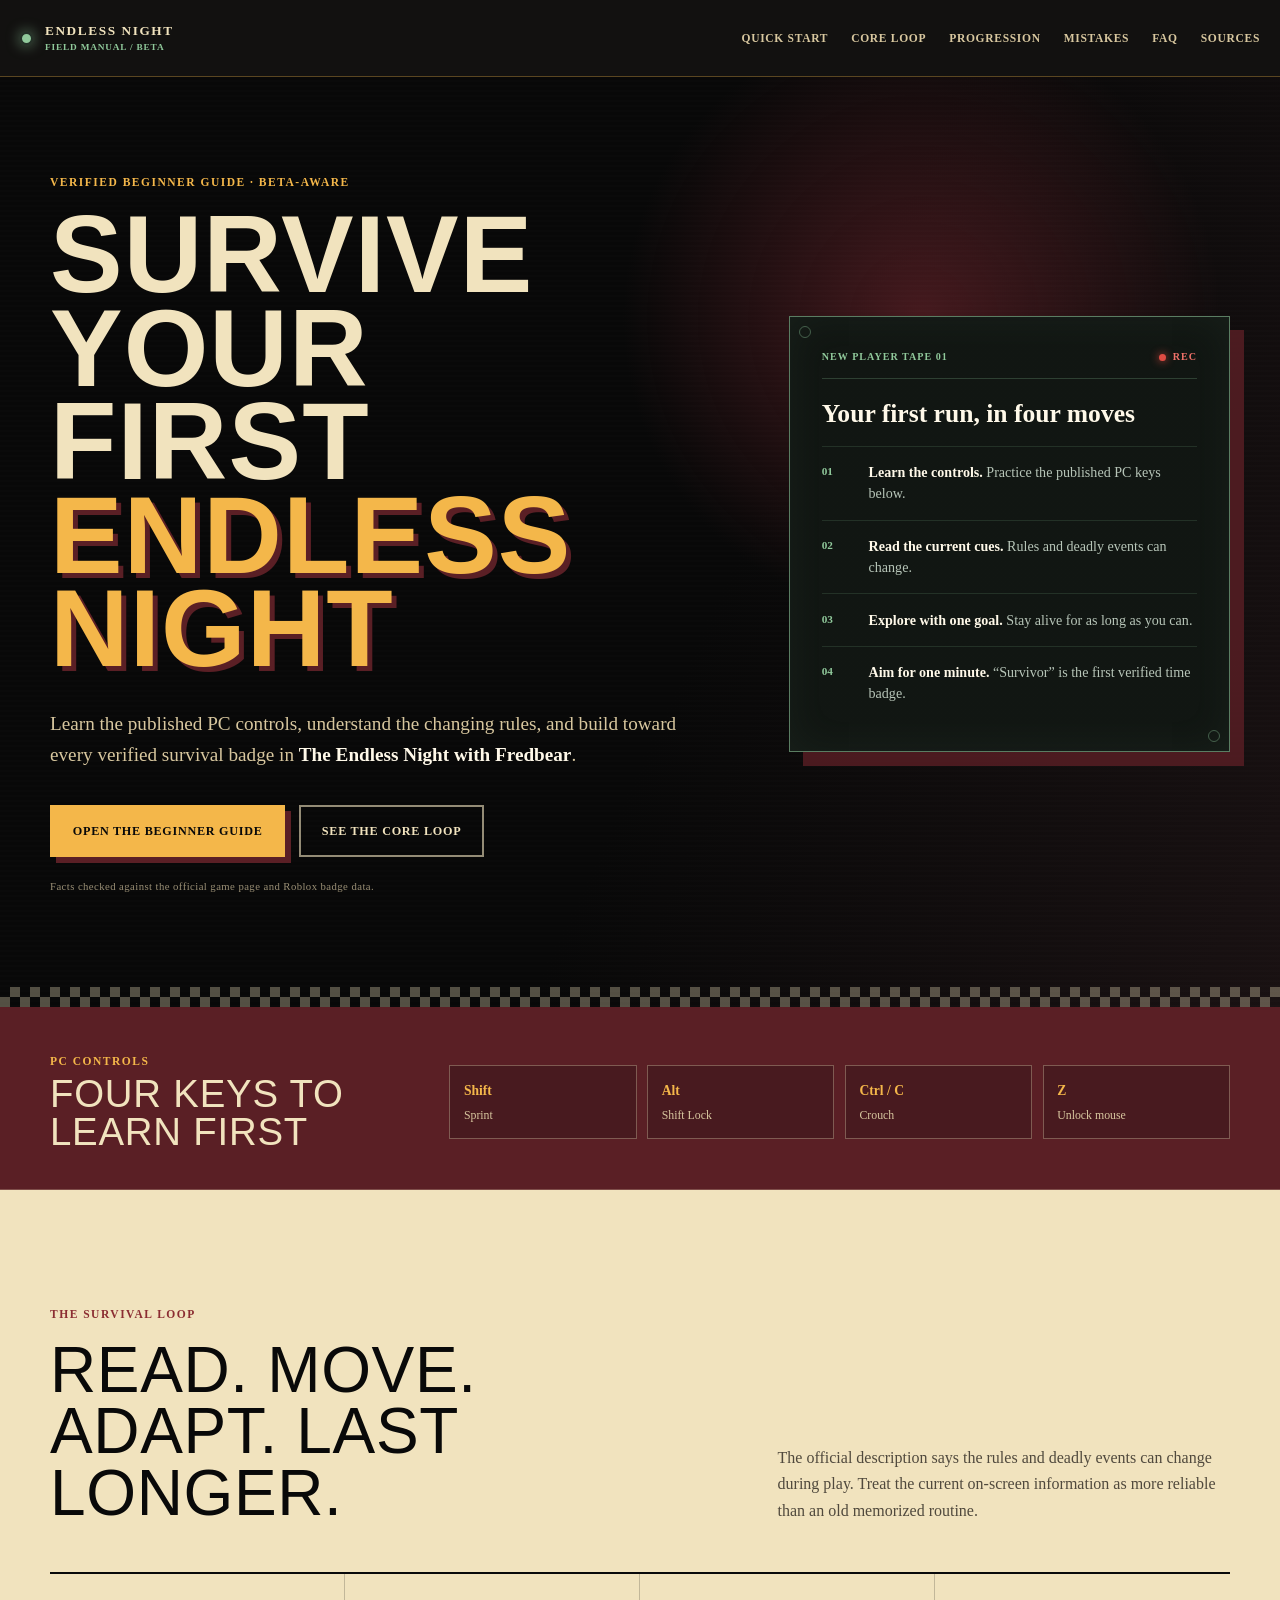
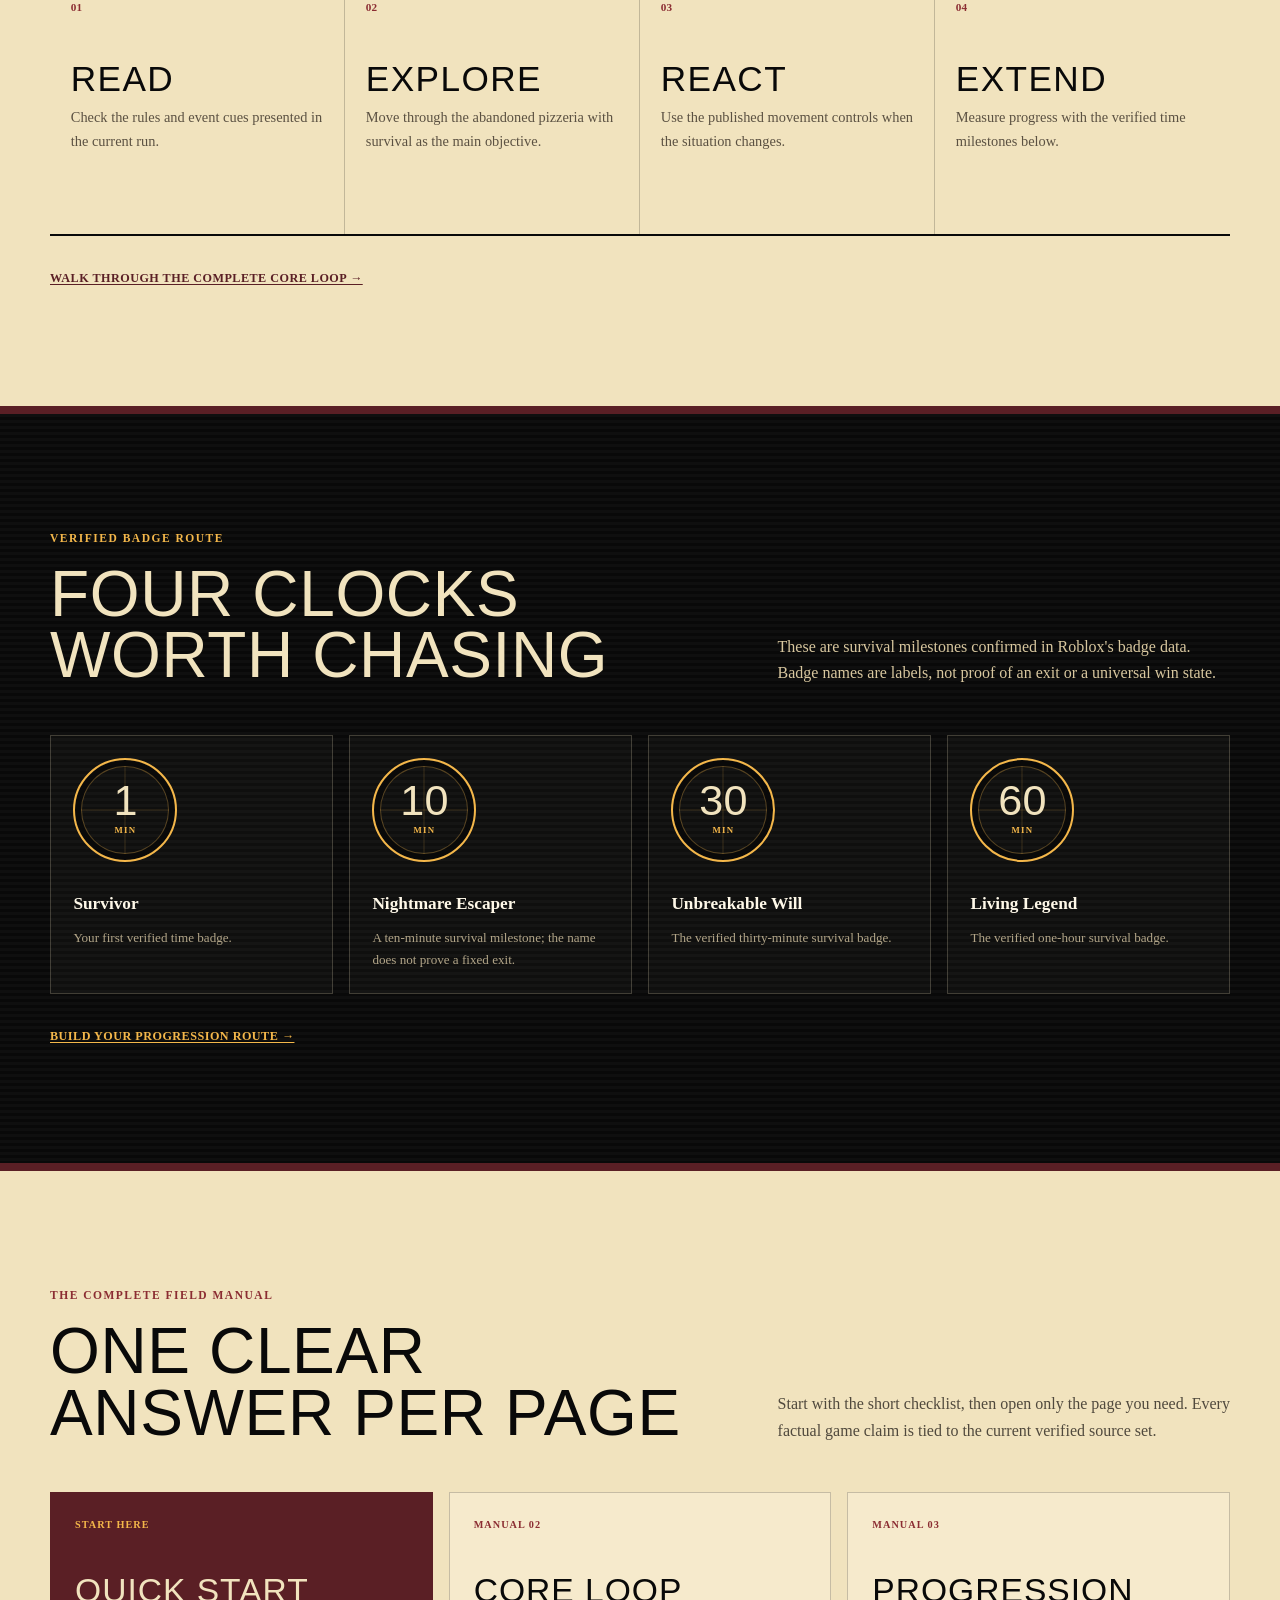
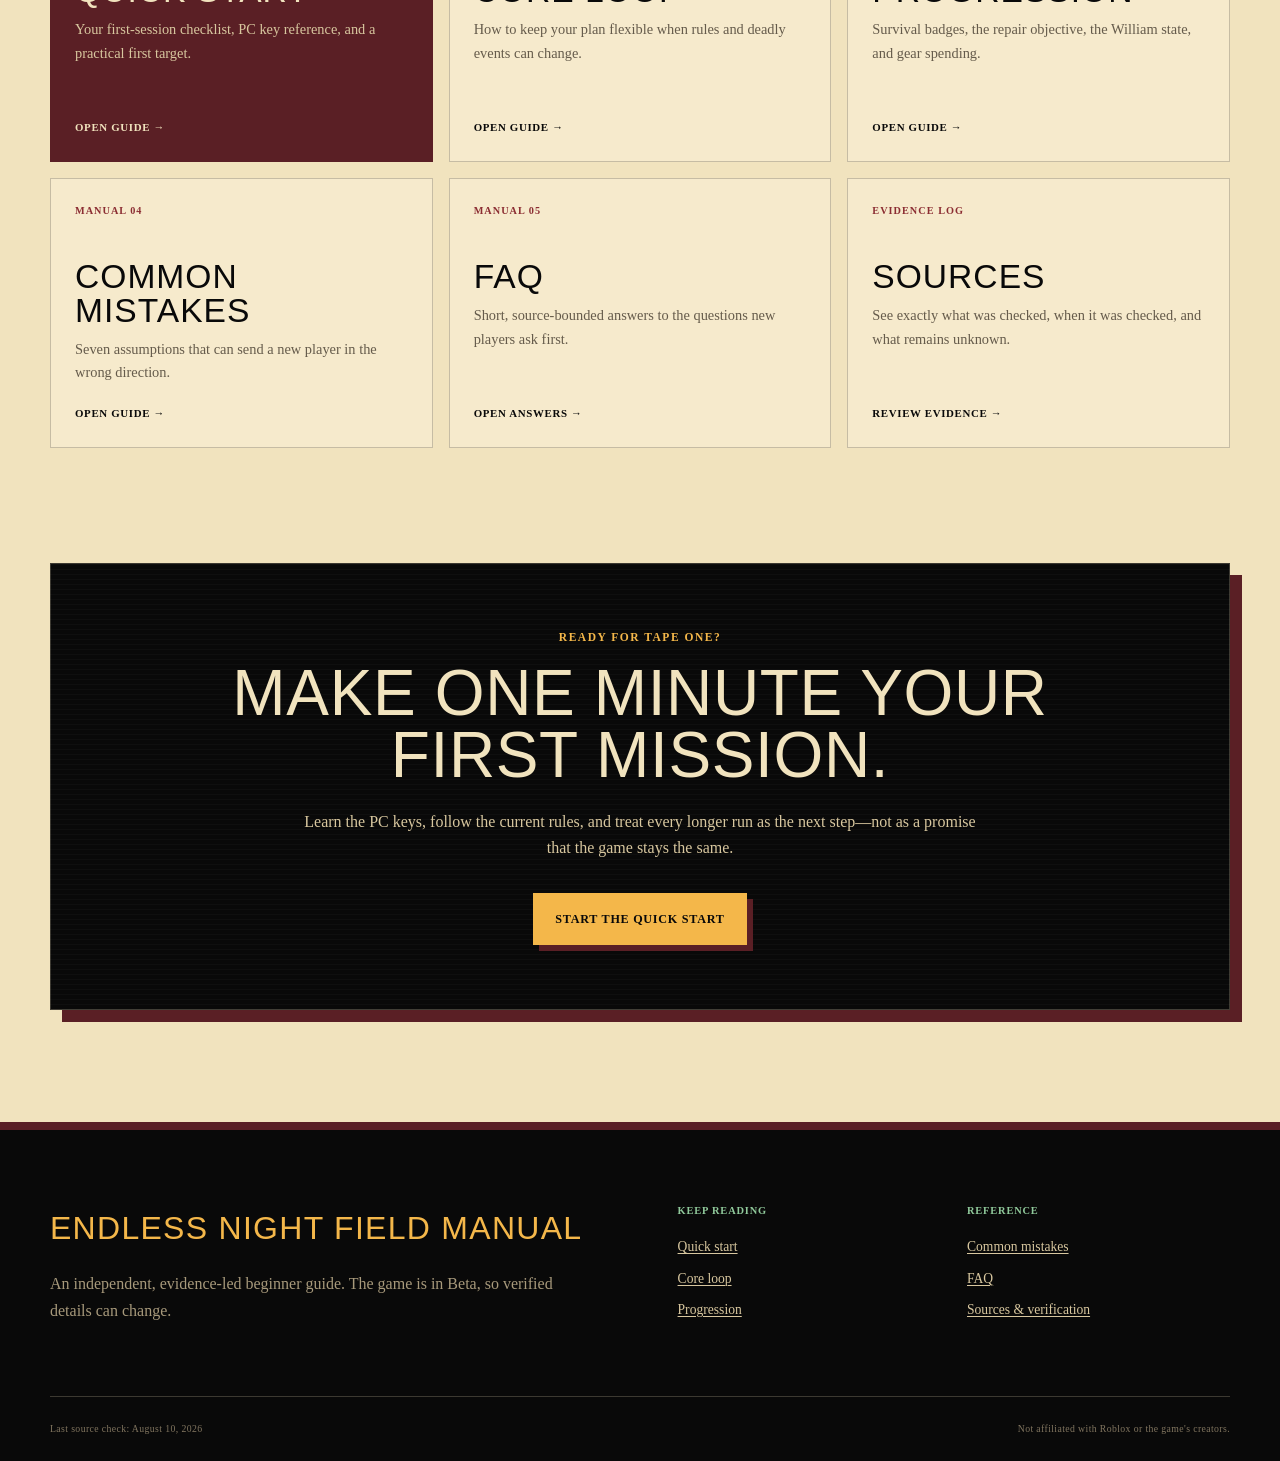
<file: index.html>
<!DOCTYPE html><html lang="en"><head><meta charSet="utf-8"/><meta name="viewport" content="width=device-width, initial-scale=1"/><link rel="stylesheet" href="/_next/static/css/index.C1_CdNjM.css" data-rsc-css-href="/_next/static/css/index.C1_CdNjM.css" data-precedence="vite-rsc/importer-resources"/><title>The Endless Night with Fredbear Beginner Guide &amp; Wiki</title><meta name="description" content="A verified beginner guide to The Endless Night with Fredbear: learn the PC controls, survival loop, badge milestones, common mistakes, and Beta-safe next steps."/><meta name="application-name" content="Endless Night Field Manual"/><meta name="author" content="Endless Night Field Manual"/><link rel="author" href="https://theendlessnightwithfredbear.wiki"/><meta name="creator" content="Endless Night Field Manual"/><meta name="publisher" content="Endless Night Field Manual"/><meta name="category" content="games"/><meta property="og:title" content="The Endless Night with Fredbear Beginner Guide &amp; Wiki"/><meta property="og:description" content="A verified beginner guide to The Endless Night with Fredbear: learn the PC controls, survival loop, badge milestones, common mistakes, and Beta-safe next steps."/><meta property="og:url" content="https://theendlessnightwithfredbear.wiki"/><meta property="og:site_name" content="Endless Night Field Manual"/><meta property="og:type" content="website"/><meta property="og:image" content="https://theendlessnightwithfredbear.wiki/og.png"/><meta property="og:image:width" content="1200"/><meta property="og:image:height" content="630"/><meta property="og:image:alt" content="Survive Your First Endless Night beginner field manual"/><meta name="twitter:card" content="summary_large_image"/><meta name="twitter:title" content="The Endless Night with Fredbear Beginner Guide &amp; Wiki"/><meta name="twitter:description" content="A verified beginner guide to The Endless Night with Fredbear: learn the PC controls, survival loop, badge milestones, common mistakes, and Beta-safe next steps."/><meta name="twitter:image" content="https://theendlessnightwithfredbear.wiki/og.png"/><link rel="canonical" href="https://theendlessnightwithfredbear.wiki"/><meta name="theme-color" content="#090909"/><meta name="color-scheme" content="dark"/>
<link rel="preload" href="/_next/static/_vinext_fonts/geist-8ac0455e797f/geist-98bbbccb.woff2" as="font" type="font/woff2" crossorigin />
<link rel="preload" href="/_next/static/_vinext_fonts/geist-mono-00e989178794/geist-mono-013b2f2f.woff2" as="font" type="font/woff2" crossorigin />
<style data-vinext-fonts>/* cyrillic-ext */
@font-face {
  font-family: 'Geist';
  font-style: normal;
  font-weight: 100 900;
  font-display: swap;
  src: url(/_next/static/_vinext_fonts/geist-8ac0455e797f/geist-ff2310f5.woff2) format('woff2');
  unicode-range: U+0460-052F, U+1C80-1C8A, U+20B4, U+2DE0-2DFF, U+A640-A69F, U+FE2E-FE2F;
}
/* cyrillic */
@font-face {
  font-family: 'Geist';
  font-style: normal;
  font-weight: 100 900;
  font-display: swap;
  src: url(/_next/static/_vinext_fonts/geist-8ac0455e797f/geist-875ccdd4.woff2) format('woff2');
  unicode-range: U+0301, U+0400-045F, U+0490-0491, U+04B0-04B1, U+2116;
}
/* vietnamese */
@font-face {
  font-family: 'Geist';
  font-style: normal;
  font-weight: 100 900;
  font-display: swap;
  src: url(/_next/static/_vinext_fonts/geist-8ac0455e797f/geist-52306abf.woff2) format('woff2');
  unicode-range: U+0102-0103, U+0110-0111, U+0128-0129, U+0168-0169, U+01A0-01A1, U+01AF-01B0, U+0300-0301, U+0303-0304, U+0308-0309, U+0323, U+0329, U+1EA0-1EF9, U+20AB;
}
/* latin-ext */
@font-face {
  font-family: 'Geist';
  font-style: normal;
  font-weight: 100 900;
  font-display: swap;
  src: url(/_next/static/_vinext_fonts/geist-8ac0455e797f/geist-001175b1.woff2) format('woff2');
  unicode-range: U+0100-02BA, U+02BD-02C5, U+02C7-02CC, U+02CE-02D7, U+02DD-02FF, U+0304, U+0308, U+0329, U+1D00-1DBF, U+1E00-1E9F, U+1EF2-1EFF, U+2020, U+20A0-20AB, U+20AD-20C0, U+2113, U+2C60-2C7F, U+A720-A7FF;
}
/* latin */
@font-face {
  font-family: 'Geist';
  font-style: normal;
  font-weight: 100 900;
  font-display: swap;
  src: url(/_next/static/_vinext_fonts/geist-8ac0455e797f/geist-98bbbccb.woff2) format('woff2');
  unicode-range: U+0000-00FF, U+0131, U+0152-0153, U+02BB-02BC, U+02C6, U+02DA, U+02DC, U+0304, U+0308, U+0329, U+2000-206F, U+20AC, U+2122, U+2191, U+2193, U+2212, U+2215, U+FEFF, U+FFFD;
}

@font-face {
  font-family: 'Geist Fallback';
  src: local("Arial");
  ascent-override: 95.94%;
  descent-override: 28.16%;
  line-gap-override: 0.00%;
  size-adjust: 104.76%;
}

.__font_geist_19ysh9d { font-family: 'Geist', 'Geist Fallback'; font-style: normal; }

.__variable_geist_19ysh9d { --font-geist-sans: 'Geist', 'Geist Fallback'; }

/* cyrillic-ext */
@font-face {
  font-family: 'Geist Mono';
  font-style: normal;
  font-weight: 100 900;
  font-display: swap;
  src: url(/_next/static/_vinext_fonts/geist-mono-00e989178794/geist-mono-f6b33328.woff2) format('woff2');
  unicode-range: U+0460-052F, U+1C80-1C8A, U+20B4, U+2DE0-2DFF, U+A640-A69F, U+FE2E-FE2F;
}
/* cyrillic */
@font-face {
  font-family: 'Geist Mono';
  font-style: normal;
  font-weight: 100 900;
  font-display: swap;
  src: url(/_next/static/_vinext_fonts/geist-mono-00e989178794/geist-mono-44e03052.woff2) format('woff2');
  unicode-range: U+0301, U+0400-045F, U+0490-0491, U+04B0-04B1, U+2116;
}
/* symbols2 */
@font-face {
  font-family: 'Geist Mono';
  font-style: normal;
  font-weight: 100 900;
  font-display: swap;
  src: url(/_next/static/_vinext_fonts/geist-mono-00e989178794/geist-mono-0638449e.woff2) format('woff2');
  unicode-range: U+2000-2001, U+2004-2008, U+200A, U+23B8-23BD, U+2500-259F;
}
/* vietnamese */
@font-face {
  font-family: 'Geist Mono';
  font-style: normal;
  font-weight: 100 900;
  font-display: swap;
  src: url(/_next/static/_vinext_fonts/geist-mono-00e989178794/geist-mono-971fb274.woff2) format('woff2');
  unicode-range: U+0102-0103, U+0110-0111, U+0128-0129, U+0168-0169, U+01A0-01A1, U+01AF-01B0, U+0300-0301, U+0303-0304, U+0308-0309, U+0323, U+0329, U+1EA0-1EF9, U+20AB;
}
/* latin-ext */
@font-face {
  font-family: 'Geist Mono';
  font-style: normal;
  font-weight: 100 900;
  font-display: swap;
  src: url(/_next/static/_vinext_fonts/geist-mono-00e989178794/geist-mono-44745446.woff2) format('woff2');
  unicode-range: U+0100-02BA, U+02BD-02C5, U+02C7-02CC, U+02CE-02D7, U+02DD-02FF, U+0304, U+0308, U+0329, U+1D00-1DBF, U+1E00-1E9F, U+1EF2-1EFF, U+2020, U+20A0-20AB, U+20AD-20C0, U+2113, U+2C60-2C7F, U+A720-A7FF;
}
/* latin */
@font-face {
  font-family: 'Geist Mono';
  font-style: normal;
  font-weight: 100 900;
  font-display: swap;
  src: url(/_next/static/_vinext_fonts/geist-mono-00e989178794/geist-mono-013b2f2f.woff2) format('woff2');
  unicode-range: U+0000-00FF, U+0131, U+0152-0153, U+02BB-02BC, U+02C6, U+02DA, U+02DC, U+0304, U+0308, U+0329, U+2000-206F, U+20AC, U+2122, U+2191, U+2193, U+2212, U+2215, U+FEFF, U+FFFD;
}

@font-face {
  font-family: 'Geist Mono Fallback';
  src: local("Arial");
  ascent-override: 74.67%;
  descent-override: 21.92%;
  line-gap-override: 0.00%;
  size-adjust: 134.59%;
}

.__font_geist_mono_1001rt9 { font-family: 'Geist Mono', 'Geist Mono Fallback'; font-style: normal; }

.__variable_geist_mono_1001rt9 { --font-geist-mono: 'Geist Mono', 'Geist Mono Fallback'; }
</style>
</head><body class="__variable_geist_19ysh9d __variable_geist_mono_1001rt9"><a class="skip-link" href="#main-content">Skip to guide</a><header class="site-header"><div class="header-inner"><a href="/" class="wordmark" aria-label="Endless Night Field Manual home"><span class="wordmark-light" aria-hidden="true"></span><span>ENDLESS NIGHT<small>FIELD MANUAL / BETA</small></span></a><nav class="desktop-nav" aria-label="Main navigation"><a href="/beginner-guide/">Quick Start</a><a href="/core-loop/">Core Loop</a><a href="/progression/">Progression</a><a href="/common-mistakes/">Mistakes</a><a href="/faq/">FAQ</a><a href="/sources/">Sources</a></nav><details class="mobile-menu"><summary>Manual</summary><nav aria-label="Mobile navigation"><a href="/">Home</a><a href="/beginner-guide/">Quick Start</a><a href="/core-loop/">Core Loop</a><a href="/progression/">Progression</a><a href="/common-mistakes/">Mistakes</a><a href="/faq/">FAQ</a><a href="/sources/">Sources</a></nav></details></div></header><main id="main-content"><section class="home-hero"><div class="hero-noise" aria-hidden="true"></div><div class="page-shell hero-grid"><div class="hero-copy"><span class="eyebrow">Verified beginner guide · Beta-aware</span><h1>Survive Your First <strong>Endless Night</strong></h1><p class="hero-lead">Learn the published PC controls, understand the changing rules, and build toward every verified survival badge in<!-- --> <em>The Endless Night with Fredbear</em>.</p><div class="hero-actions"><a href="/beginner-guide/" class="button button-primary">Open the Beginner Guide</a><a href="/core-loop/" class="button button-secondary">See the core loop</a></div><p class="evidence-note">Facts checked against the official game page and Roblox badge data.</p></div><div class="quick-card" aria-labelledby="quick-card-title"><div class="quick-card-top"><span>NEW PLAYER TAPE 01</span><span class="recording"><i></i> REC</span></div><h2 id="quick-card-title">Your first run, in four moves</h2><ol class="quick-steps"><li><span>01</span><p><strong>Learn the controls.</strong> Practice the published PC keys below.</p></li><li><span>02</span><p><strong>Read the current cues.</strong> Rules and deadly events can change.</p></li><li><span>03</span><p><strong>Explore with one goal.</strong> Stay alive for as long as you can.</p></li><li><span>04</span><p><strong>Aim for one minute.</strong> “Survivor” is the first verified time badge.</p></li></ol></div></div></section><section class="control-strip" aria-labelledby="controls-title"><div class="page-shell controls-inner"><div><span class="eyebrow">PC controls</span><h2 id="controls-title">Four keys to learn first</h2></div><dl class="key-grid"><div><dt>Shift</dt><dd>Sprint</dd></div><div><dt>Alt</dt><dd>Shift Lock</dd></div><div><dt>Ctrl / C</dt><dd>Crouch</dd></div><div><dt>Z</dt><dd>Unlock mouse</dd></div></dl></div></section><section class="page-shell home-section" aria-labelledby="loop-title"><div class="section-heading split-heading"><div><span class="eyebrow">The survival loop</span><h2 id="loop-title">Read. Move. Adapt. Last longer.</h2></div><p>The official description says the rules and deadly events can change during play. Treat the current on-screen information as more reliable than an old memorized routine.</p></div><div class="loop-grid"><article><span>01</span><h3>READ</h3><p>Check the rules and event cues presented in the current run.</p></article><article><span>02</span><h3>EXPLORE</h3><p>Move through the abandoned pizzeria with survival as the main objective.</p></article><article><span>03</span><h3>REACT</h3><p>Use the published movement controls when the situation changes.</p></article><article><span>04</span><h3>EXTEND</h3><p>Measure progress with the verified time milestones below.</p></article></div><a href="/core-loop/" class="text-link">Walk through the complete core loop →</a></section><section class="milestone-section"><div class="page-shell"><div class="section-heading split-heading"><div><span class="eyebrow">Verified badge route</span><h2>Four clocks worth chasing</h2></div><p>These are survival milestones confirmed in Roblox&#x27;s badge data. Badge names are labels, not proof of an exit or a universal win state.</p></div><div class="badge-grid"><article><div class="clock-face" aria-hidden="true"><span>1</span><small>MIN</small></div><h3>Survivor</h3><p>Your first verified time badge.</p></article><article><div class="clock-face" aria-hidden="true"><span>10</span><small>MIN</small></div><h3>Nightmare Escaper</h3><p>A ten-minute survival milestone; the name does not prove a fixed exit.</p></article><article><div class="clock-face" aria-hidden="true"><span>30</span><small>MIN</small></div><h3>Unbreakable Will</h3><p>The verified thirty-minute survival badge.</p></article><article><div class="clock-face" aria-hidden="true"><span>60</span><small>MIN</small></div><h3>Living Legend</h3><p>The verified one-hour survival badge.</p></article></div><a href="/progression/" class="text-link light-link">Build your progression route →</a></div></section><section class="page-shell home-section" aria-labelledby="manual-title"><div class="section-heading split-heading"><div><span class="eyebrow">The complete field manual</span><h2 id="manual-title">One clear answer per page</h2></div><p>Start with the short checklist, then open only the page you need. Every factual game claim is tied to the current verified source set.</p></div><div class="manual-grid"><a href="/beginner-guide/" class="manual-card featured"><span>START HERE</span><h3>Quick Start</h3><p>Your first-session checklist, PC key reference, and a practical first target.</p><strong>Open guide →</strong></a><a href="/core-loop/" class="manual-card"><span>MANUAL 02</span><h3>Core Loop</h3><p>How to keep your plan flexible when rules and deadly events can change.</p><strong>Open guide →</strong></a><a href="/progression/" class="manual-card"><span>MANUAL 03</span><h3>Progression</h3><p>Survival badges, the repair objective, the William state, and gear spending.</p><strong>Open guide →</strong></a><a href="/common-mistakes/" class="manual-card"><span>MANUAL 04</span><h3>Common Mistakes</h3><p>Seven assumptions that can send a new player in the wrong direction.</p><strong>Open guide →</strong></a><a href="/faq/" class="manual-card"><span>MANUAL 05</span><h3>FAQ</h3><p>Short, source-bounded answers to the questions new players ask first.</p><strong>Open answers →</strong></a><a href="/sources/" class="manual-card"><span>EVIDENCE LOG</span><h3>Sources</h3><p>See exactly what was checked, when it was checked, and what remains unknown.</p><strong>Review evidence →</strong></a></div></section><section class="page-shell final-cta" aria-labelledby="final-title"><span class="eyebrow">Ready for tape one?</span><h2 id="final-title">Make one minute your first mission.</h2><p>Learn the PC keys, follow the current rules, and treat every longer run as the next step—not as a promise that the game stays the same.</p><a href="/beginner-guide/" class="button button-primary">Start the Quick Start</a></section><script type="application/ld+json">{"@context":"https://schema.org","@type":"HowTo","name":"How to start The Endless Night with Fredbear","description":"A verified first-run checklist covering the published PC controls and survival objective.","step":[{"@type":"HowToStep","name":"Learn the PC controls","text":"Use Shift to sprint, Alt for Shift Lock, Ctrl or C to crouch, and Z to unlock the mouse."},{"@type":"HowToStep","name":"Follow the current rules","text":"Read the rules and deadly event cues shown during the current run because they can change."},{"@type":"HowToStep","name":"Explore and survive","text":"Explore the abandoned pizzeria and focus on surviving for as long as possible."},{"@type":"HowToStep","name":"Use verified milestones","text":"Track the one, ten, thirty, and sixty minute survival badge milestones."}]}</script></main><footer class="site-footer"><div class="footer-grid"><div><p class="footer-title">ENDLESS NIGHT FIELD MANUAL</p><p>An independent, evidence-led beginner guide. The game is in Beta, so verified details can change.</p></div><nav aria-label="Footer guide links"><p class="footer-label">Keep reading</p><a href="/beginner-guide/">Quick start</a><a href="/core-loop/">Core loop</a><a href="/progression/">Progression</a></nav><nav aria-label="Footer reference links"><p class="footer-label">Reference</p><a href="/common-mistakes/">Common mistakes</a><a href="/faq/">FAQ</a><a href="/sources/">Sources &amp; verification</a></nav></div><div class="footer-bottom"><span>Last source check: August 10, 2026</span><span>Not affiliated with Roblox or the game&#x27;s creators.</span></div></footer><script type="application/ld+json">[{"@context":"https://schema.org","@type":"WebSite","name":"Endless Night Field Manual","url":"https://theendlessnightwithfredbear.wiki","description":"A verified beginner guide to The Endless Night with Fredbear: learn the PC controls, survival loop, badge milestones, common mistakes, and Beta-safe next steps.","inLanguage":"en"},{"@context":"https://schema.org","@type":"VideoGame","name":"The Endless Night with Fredbear","url":"https://theendlessnightwithfredbear.wiki","sameAs":"https://www.roblox.com/games/107421525627908/The-Endless-Night-with-Fredbear","gamePlatform":"Roblox","description":"Explore an abandoned pizzeria and survive as long as possible while rules and deadly events can change."}]</script>  <!-- adsterra-code-handoff:artifact-runtime:start -->
  <script type="module" src="/adsterra/runtime.js" data-adsterra-artifact-runtime data-global-fallback="true"></script>
  <!-- adsterra-code-handoff:artifact-runtime:end -->
</body></html>
</file>
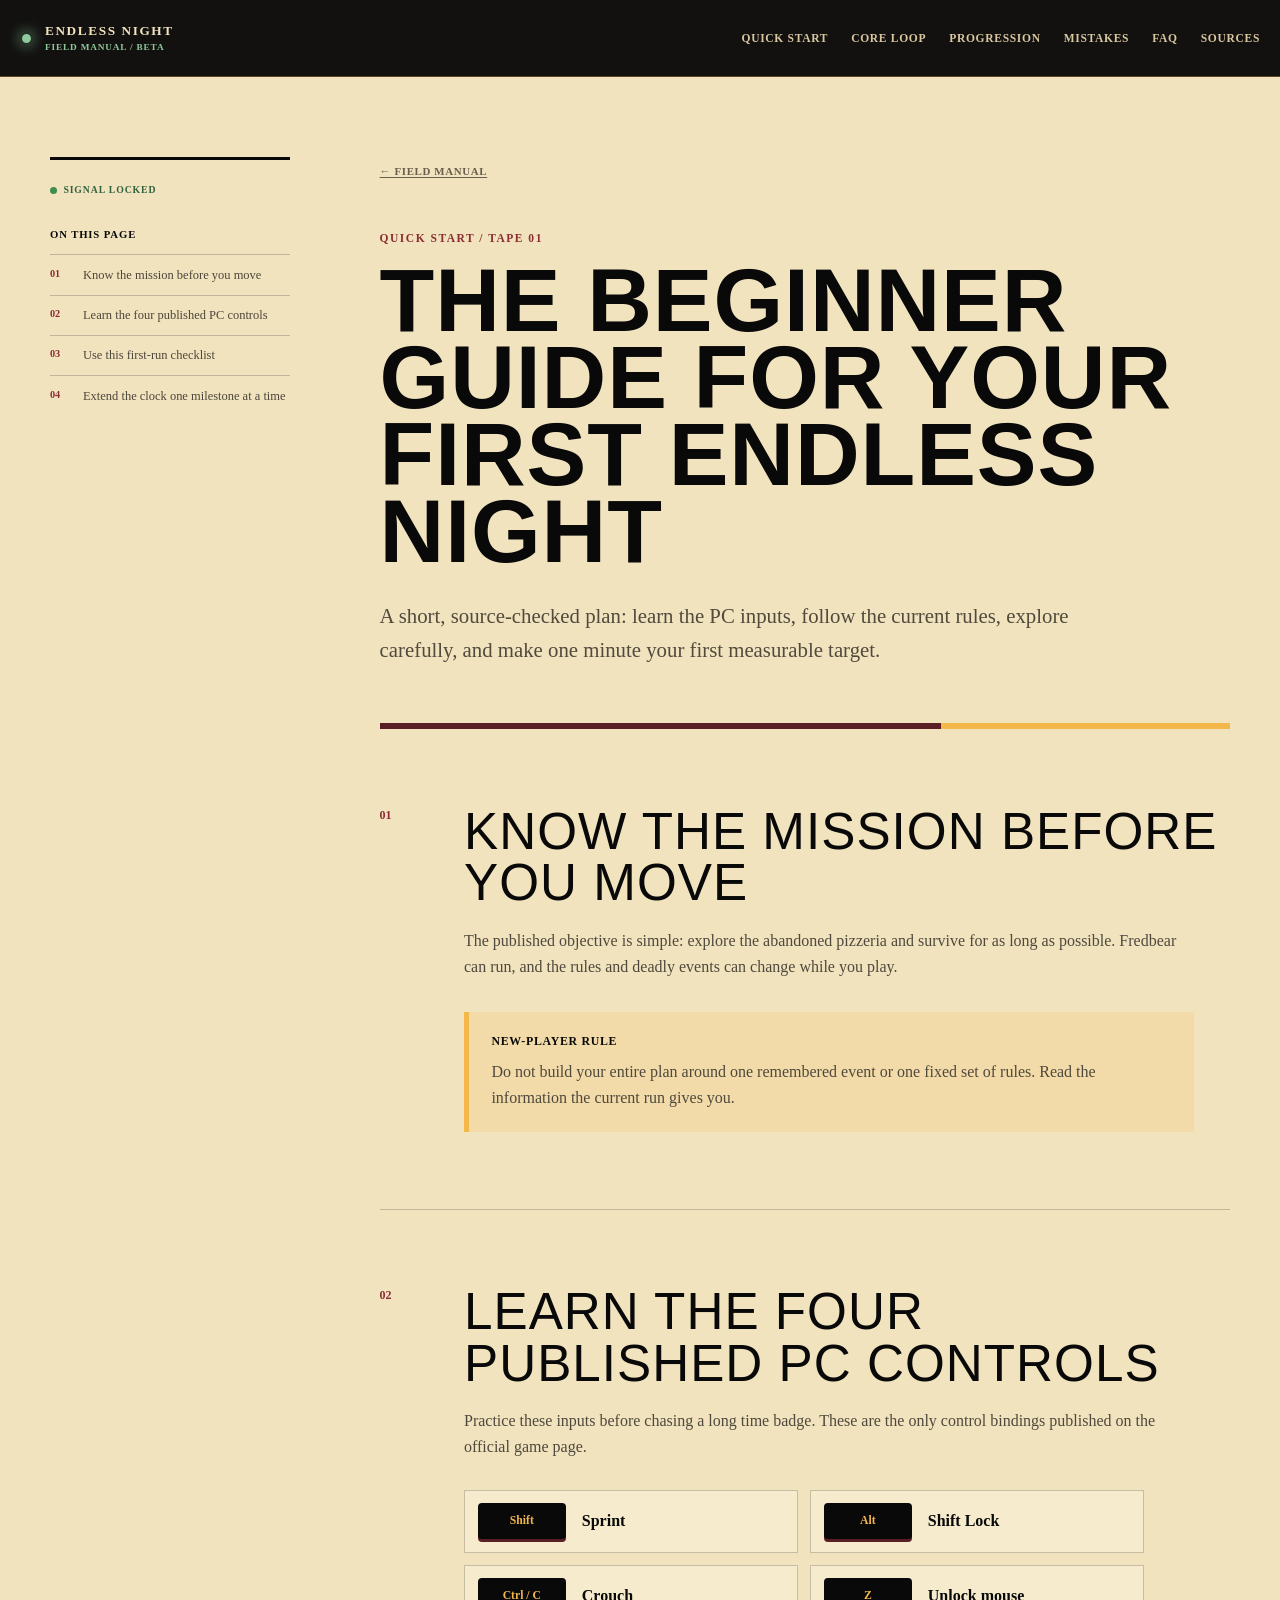
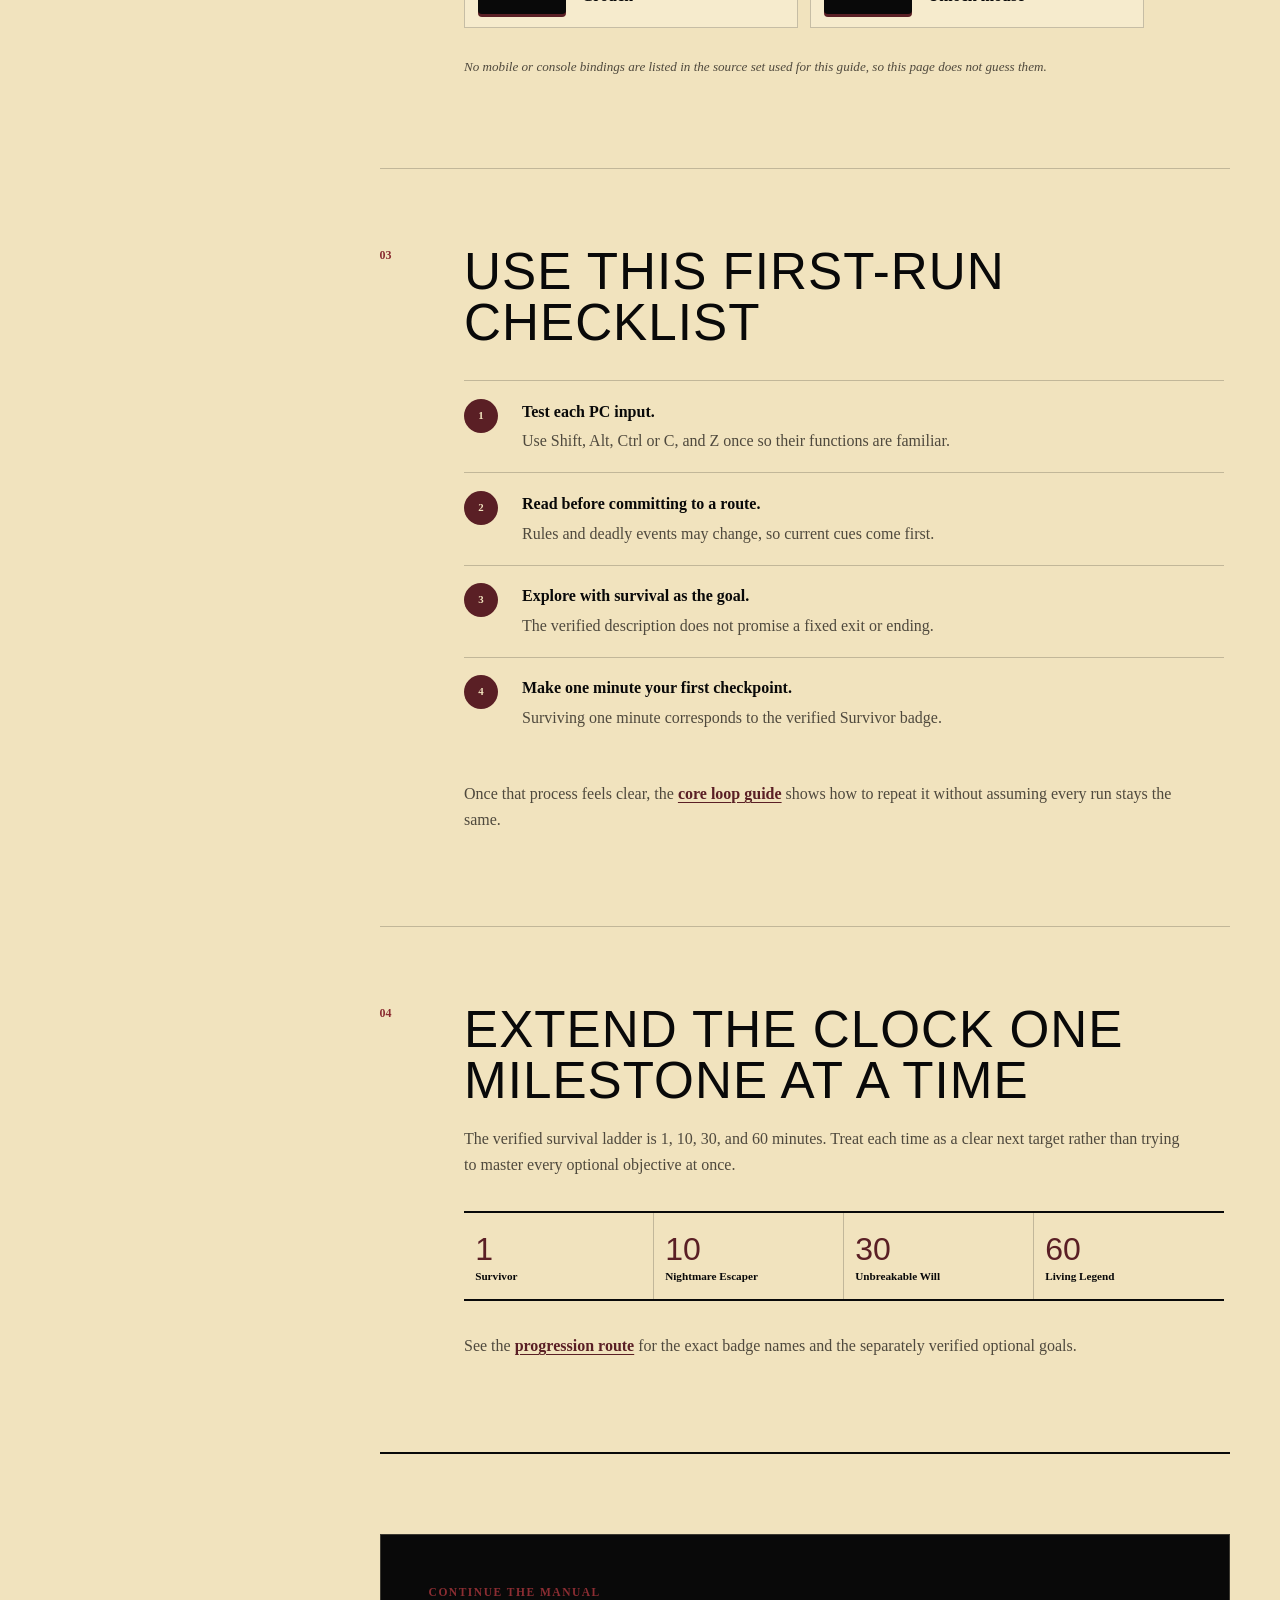
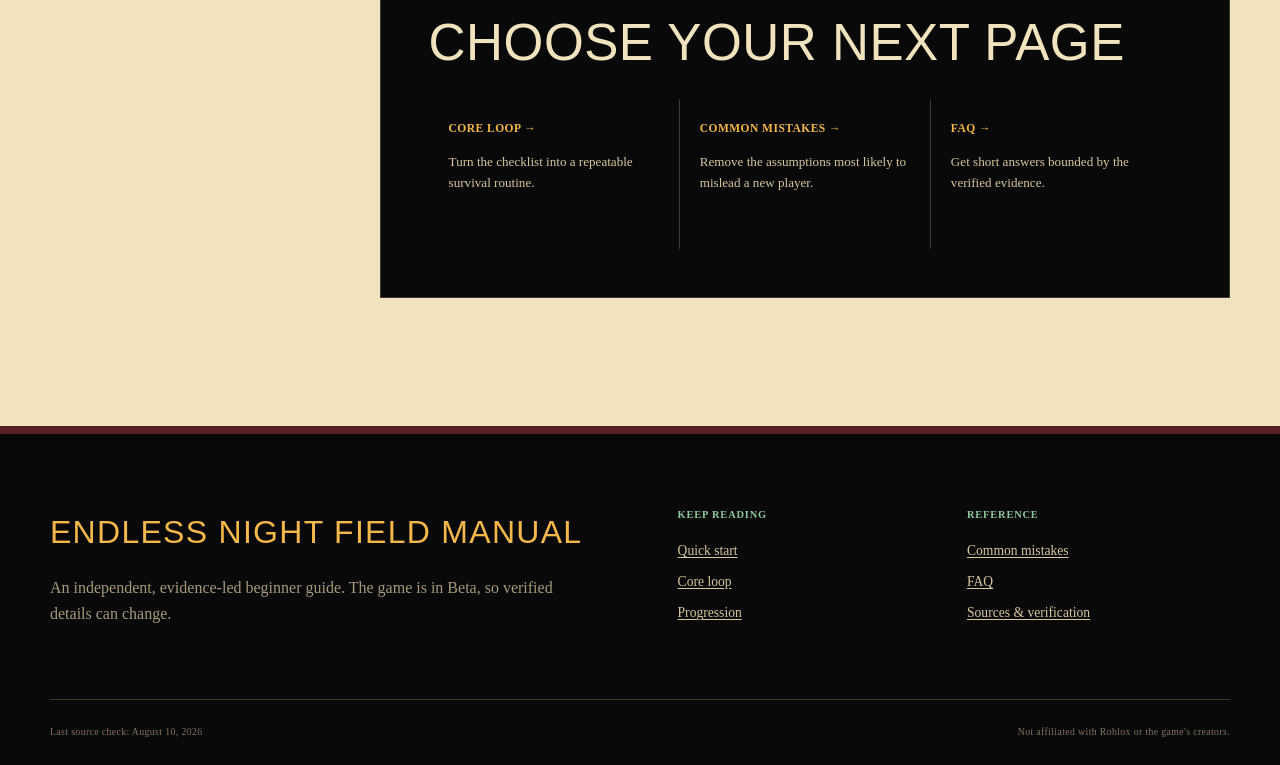
<file: beginner-guide/index.html>
<!DOCTYPE html><html lang="en"><head><meta charSet="utf-8"/><meta name="viewport" content="width=device-width, initial-scale=1"/><link rel="stylesheet" href="/_next/static/css/index.C1_CdNjM.css" data-rsc-css-href="/_next/static/css/index.C1_CdNjM.css" data-precedence="vite-rsc/importer-resources"/><title>Beginner Guide &amp; Quick Start | Endless Night Field Manual</title><meta name="description" content="Start The Endless Night with Fredbear with the verified PC controls, a first-run checklist, and a Beta-safe survival target."/><meta name="application-name" content="Endless Night Field Manual"/><meta name="author" content="Endless Night Field Manual"/><link rel="author" href="https://theendlessnightwithfredbear.wiki"/><meta name="creator" content="Endless Night Field Manual"/><meta name="publisher" content="Endless Night Field Manual"/><meta name="category" content="games"/><meta property="og:title" content="Beginner Guide &amp; Quick Start"/><meta property="og:description" content="Start The Endless Night with Fredbear with the verified PC controls, a first-run checklist, and a Beta-safe survival target."/><meta property="og:url" content="https://theendlessnightwithfredbear.wiki/beginner-guide/"/><meta property="og:site_name" content="Endless Night Field Manual"/><meta property="og:type" content="website"/><meta property="og:image" content="https://theendlessnightwithfredbear.wiki/og.png"/><meta property="og:image:width" content="1200"/><meta property="og:image:height" content="630"/><meta property="og:image:alt" content="The Endless Night with Fredbear beginner field manual"/><meta name="twitter:card" content="summary_large_image"/><meta name="twitter:title" content="Beginner Guide &amp; Quick Start"/><meta name="twitter:description" content="Start The Endless Night with Fredbear with the verified PC controls, a first-run checklist, and a Beta-safe survival target."/><meta name="twitter:image" content="https://theendlessnightwithfredbear.wiki/og.png"/><link rel="canonical" href="https://theendlessnightwithfredbear.wiki/beginner-guide/"/><meta name="theme-color" content="#090909"/><meta name="color-scheme" content="dark"/>
<link rel="preload" href="/_next/static/_vinext_fonts/geist-8ac0455e797f/geist-98bbbccb.woff2" as="font" type="font/woff2" crossorigin />
<link rel="preload" href="/_next/static/_vinext_fonts/geist-mono-00e989178794/geist-mono-013b2f2f.woff2" as="font" type="font/woff2" crossorigin />
<style data-vinext-fonts>/* cyrillic-ext */
@font-face {
  font-family: 'Geist';
  font-style: normal;
  font-weight: 100 900;
  font-display: swap;
  src: url(/_next/static/_vinext_fonts/geist-8ac0455e797f/geist-ff2310f5.woff2) format('woff2');
  unicode-range: U+0460-052F, U+1C80-1C8A, U+20B4, U+2DE0-2DFF, U+A640-A69F, U+FE2E-FE2F;
}
/* cyrillic */
@font-face {
  font-family: 'Geist';
  font-style: normal;
  font-weight: 100 900;
  font-display: swap;
  src: url(/_next/static/_vinext_fonts/geist-8ac0455e797f/geist-875ccdd4.woff2) format('woff2');
  unicode-range: U+0301, U+0400-045F, U+0490-0491, U+04B0-04B1, U+2116;
}
/* vietnamese */
@font-face {
  font-family: 'Geist';
  font-style: normal;
  font-weight: 100 900;
  font-display: swap;
  src: url(/_next/static/_vinext_fonts/geist-8ac0455e797f/geist-52306abf.woff2) format('woff2');
  unicode-range: U+0102-0103, U+0110-0111, U+0128-0129, U+0168-0169, U+01A0-01A1, U+01AF-01B0, U+0300-0301, U+0303-0304, U+0308-0309, U+0323, U+0329, U+1EA0-1EF9, U+20AB;
}
/* latin-ext */
@font-face {
  font-family: 'Geist';
  font-style: normal;
  font-weight: 100 900;
  font-display: swap;
  src: url(/_next/static/_vinext_fonts/geist-8ac0455e797f/geist-001175b1.woff2) format('woff2');
  unicode-range: U+0100-02BA, U+02BD-02C5, U+02C7-02CC, U+02CE-02D7, U+02DD-02FF, U+0304, U+0308, U+0329, U+1D00-1DBF, U+1E00-1E9F, U+1EF2-1EFF, U+2020, U+20A0-20AB, U+20AD-20C0, U+2113, U+2C60-2C7F, U+A720-A7FF;
}
/* latin */
@font-face {
  font-family: 'Geist';
  font-style: normal;
  font-weight: 100 900;
  font-display: swap;
  src: url(/_next/static/_vinext_fonts/geist-8ac0455e797f/geist-98bbbccb.woff2) format('woff2');
  unicode-range: U+0000-00FF, U+0131, U+0152-0153, U+02BB-02BC, U+02C6, U+02DA, U+02DC, U+0304, U+0308, U+0329, U+2000-206F, U+20AC, U+2122, U+2191, U+2193, U+2212, U+2215, U+FEFF, U+FFFD;
}

@font-face {
  font-family: 'Geist Fallback';
  src: local("Arial");
  ascent-override: 95.94%;
  descent-override: 28.16%;
  line-gap-override: 0.00%;
  size-adjust: 104.76%;
}

.__font_geist_19ysh9d { font-family: 'Geist', 'Geist Fallback'; font-style: normal; }

.__variable_geist_19ysh9d { --font-geist-sans: 'Geist', 'Geist Fallback'; }

/* cyrillic-ext */
@font-face {
  font-family: 'Geist Mono';
  font-style: normal;
  font-weight: 100 900;
  font-display: swap;
  src: url(/_next/static/_vinext_fonts/geist-mono-00e989178794/geist-mono-f6b33328.woff2) format('woff2');
  unicode-range: U+0460-052F, U+1C80-1C8A, U+20B4, U+2DE0-2DFF, U+A640-A69F, U+FE2E-FE2F;
}
/* cyrillic */
@font-face {
  font-family: 'Geist Mono';
  font-style: normal;
  font-weight: 100 900;
  font-display: swap;
  src: url(/_next/static/_vinext_fonts/geist-mono-00e989178794/geist-mono-44e03052.woff2) format('woff2');
  unicode-range: U+0301, U+0400-045F, U+0490-0491, U+04B0-04B1, U+2116;
}
/* symbols2 */
@font-face {
  font-family: 'Geist Mono';
  font-style: normal;
  font-weight: 100 900;
  font-display: swap;
  src: url(/_next/static/_vinext_fonts/geist-mono-00e989178794/geist-mono-0638449e.woff2) format('woff2');
  unicode-range: U+2000-2001, U+2004-2008, U+200A, U+23B8-23BD, U+2500-259F;
}
/* vietnamese */
@font-face {
  font-family: 'Geist Mono';
  font-style: normal;
  font-weight: 100 900;
  font-display: swap;
  src: url(/_next/static/_vinext_fonts/geist-mono-00e989178794/geist-mono-971fb274.woff2) format('woff2');
  unicode-range: U+0102-0103, U+0110-0111, U+0128-0129, U+0168-0169, U+01A0-01A1, U+01AF-01B0, U+0300-0301, U+0303-0304, U+0308-0309, U+0323, U+0329, U+1EA0-1EF9, U+20AB;
}
/* latin-ext */
@font-face {
  font-family: 'Geist Mono';
  font-style: normal;
  font-weight: 100 900;
  font-display: swap;
  src: url(/_next/static/_vinext_fonts/geist-mono-00e989178794/geist-mono-44745446.woff2) format('woff2');
  unicode-range: U+0100-02BA, U+02BD-02C5, U+02C7-02CC, U+02CE-02D7, U+02DD-02FF, U+0304, U+0308, U+0329, U+1D00-1DBF, U+1E00-1E9F, U+1EF2-1EFF, U+2020, U+20A0-20AB, U+20AD-20C0, U+2113, U+2C60-2C7F, U+A720-A7FF;
}
/* latin */
@font-face {
  font-family: 'Geist Mono';
  font-style: normal;
  font-weight: 100 900;
  font-display: swap;
  src: url(/_next/static/_vinext_fonts/geist-mono-00e989178794/geist-mono-013b2f2f.woff2) format('woff2');
  unicode-range: U+0000-00FF, U+0131, U+0152-0153, U+02BB-02BC, U+02C6, U+02DA, U+02DC, U+0304, U+0308, U+0329, U+2000-206F, U+20AC, U+2122, U+2191, U+2193, U+2212, U+2215, U+FEFF, U+FFFD;
}

@font-face {
  font-family: 'Geist Mono Fallback';
  src: local("Arial");
  ascent-override: 74.67%;
  descent-override: 21.92%;
  line-gap-override: 0.00%;
  size-adjust: 134.59%;
}

.__font_geist_mono_1001rt9 { font-family: 'Geist Mono', 'Geist Mono Fallback'; font-style: normal; }

.__variable_geist_mono_1001rt9 { --font-geist-mono: 'Geist Mono', 'Geist Mono Fallback'; }
</style>
</head><body class="__variable_geist_19ysh9d __variable_geist_mono_1001rt9"><a class="skip-link" href="#main-content">Skip to guide</a><header class="site-header"><div class="header-inner"><a href="/" class="wordmark" aria-label="Endless Night Field Manual home"><span class="wordmark-light" aria-hidden="true"></span><span>ENDLESS NIGHT<small>FIELD MANUAL / BETA</small></span></a><nav class="desktop-nav" aria-label="Main navigation"><a href="/beginner-guide/">Quick Start</a><a href="/core-loop/">Core Loop</a><a href="/progression/">Progression</a><a href="/common-mistakes/">Mistakes</a><a href="/faq/">FAQ</a><a href="/sources/">Sources</a></nav><details class="mobile-menu"><summary>Manual</summary><nav aria-label="Mobile navigation"><a href="/">Home</a><a href="/beginner-guide/">Quick Start</a><a href="/core-loop/">Core Loop</a><a href="/progression/">Progression</a><a href="/common-mistakes/">Mistakes</a><a href="/faq/">FAQ</a><a href="/sources/">Sources</a></nav></details></div></header><main id="main-content"><div class="guide-layout page-shell"><aside class="guide-rail" aria-label="On this page"><span class="rail-signal">SIGNAL LOCKED</span><p>On this page</p><nav><a href="#mission"><span>01</span>Know the mission before you move</a><a href="#controls"><span>02</span>Learn the four published PC controls</a><a href="#first-run"><span>03</span>Use this first-run checklist</a><a href="#next-target"><span>04</span>Extend the clock one milestone at a time</a></nav></aside><article class="guide-article"><header class="guide-hero"><a href="/" class="breadcrumb">← Field manual</a><span class="eyebrow">Quick start / Tape 01</span><h1>The beginner guide for your first endless night</h1><p>A short, source-checked plan: learn the PC inputs, follow the current rules, explore carefully, and make one minute your first measurable target.</p></header><div class="guide-sections"><section id="mission" class="manual-section"><div class="section-number">01</div><div><h2>Know the mission before you move</h2><p>The published objective is simple: explore the abandoned pizzeria and survive for as long as possible. Fredbear can run, and the rules and deadly events can change while you play.</p><div class="callout warning-callout"><strong>New-player rule</strong><p>Do not build your entire plan around one remembered event or one fixed set of rules. Read the information the current run gives you.</p></div></div></section><section id="controls" class="manual-section"><div class="section-number">02</div><div><h2>Learn the four published PC controls</h2><p>Practice these inputs before chasing a long time badge. These are the only control bindings published on the official game page.</p><dl class="control-list"><div><dt>Shift</dt><dd>Sprint</dd></div><div><dt>Alt</dt><dd>Shift Lock</dd></div><div><dt>Ctrl / C</dt><dd>Crouch</dd></div><div><dt>Z</dt><dd>Unlock mouse</dd></div></dl><p class="fine-print">No mobile or console bindings are listed in the source set used for this guide, so this page does not guess them.</p></div></section><section id="first-run" class="manual-section"><div class="section-number">03</div><div><h2>Use this first-run checklist</h2><ol class="checklist"><li><span>1</span><div><strong>Test each PC input.</strong><p>Use Shift, Alt, Ctrl or C, and Z once so their functions are familiar.</p></div></li><li><span>2</span><div><strong>Read before committing to a route.</strong><p>Rules and deadly events may change, so current cues come first.</p></div></li><li><span>3</span><div><strong>Explore with survival as the goal.</strong><p>The verified description does not promise a fixed exit or ending.</p></div></li><li><span>4</span><div><strong>Make one minute your first checkpoint.</strong><p>Surviving one minute corresponds to the verified Survivor badge.</p></div></li></ol><p>Once that process feels clear, the<!-- --> <a href="/core-loop/" class="inline-link">core loop guide</a> <!-- -->shows how to repeat it without assuming every run stays the same.</p></div></section><section id="next-target" class="manual-section"><div class="section-number">04</div><div><h2>Extend the clock one milestone at a time</h2><p>The verified survival ladder is 1, 10, 30, and 60 minutes. Treat each time as a clear next target rather than trying to master every optional objective at once.</p><div class="milestone-line" aria-label="Verified survival milestones"><span><strong>1</strong> Survivor</span><span><strong>10</strong> Nightmare Escaper</span><span><strong>30</strong> Unbreakable Will</span><span><strong>60</strong> Living Legend</span></div><p>See the<!-- --> <a href="/progression/" class="inline-link">progression route</a> <!-- -->for the exact badge names and the separately verified optional goals.</p></div></section></div><section class="next-reading" aria-labelledby="next-reading-title"><span class="eyebrow">Continue the manual</span><h2 id="next-reading-title">Choose your next page</h2><div class="next-grid"><a href="/core-loop/"><strong>Core Loop<!-- --> →</strong><span>Turn the checklist into a repeatable survival routine.</span></a><a href="/common-mistakes/"><strong>Common Mistakes<!-- --> →</strong><span>Remove the assumptions most likely to mislead a new player.</span></a><a href="/faq/"><strong>FAQ<!-- --> →</strong><span>Get short answers bounded by the verified evidence.</span></a></div></section></article></div></main><footer class="site-footer"><div class="footer-grid"><div><p class="footer-title">ENDLESS NIGHT FIELD MANUAL</p><p>An independent, evidence-led beginner guide. The game is in Beta, so verified details can change.</p></div><nav aria-label="Footer guide links"><p class="footer-label">Keep reading</p><a href="/beginner-guide/">Quick start</a><a href="/core-loop/">Core loop</a><a href="/progression/">Progression</a></nav><nav aria-label="Footer reference links"><p class="footer-label">Reference</p><a href="/common-mistakes/">Common mistakes</a><a href="/faq/">FAQ</a><a href="/sources/">Sources &amp; verification</a></nav></div><div class="footer-bottom"><span>Last source check: August 10, 2026</span><span>Not affiliated with Roblox or the game&#x27;s creators.</span></div></footer><script type="application/ld+json">[{"@context":"https://schema.org","@type":"WebSite","name":"Endless Night Field Manual","url":"https://theendlessnightwithfredbear.wiki","description":"A verified beginner guide to The Endless Night with Fredbear: learn the PC controls, survival loop, badge milestones, common mistakes, and Beta-safe next steps.","inLanguage":"en"},{"@context":"https://schema.org","@type":"VideoGame","name":"The Endless Night with Fredbear","url":"https://theendlessnightwithfredbear.wiki","sameAs":"https://www.roblox.com/games/107421525627908/The-Endless-Night-with-Fredbear","gamePlatform":"Roblox","description":"Explore an abandoned pizzeria and survive as long as possible while rules and deadly events can change."}]</script>  <!-- adsterra-code-handoff:artifact-runtime:start -->
  <script type="module" src="/adsterra/runtime.js" data-adsterra-artifact-runtime data-global-fallback="true"></script>
  <!-- adsterra-code-handoff:artifact-runtime:end -->
</body></html>
</file>
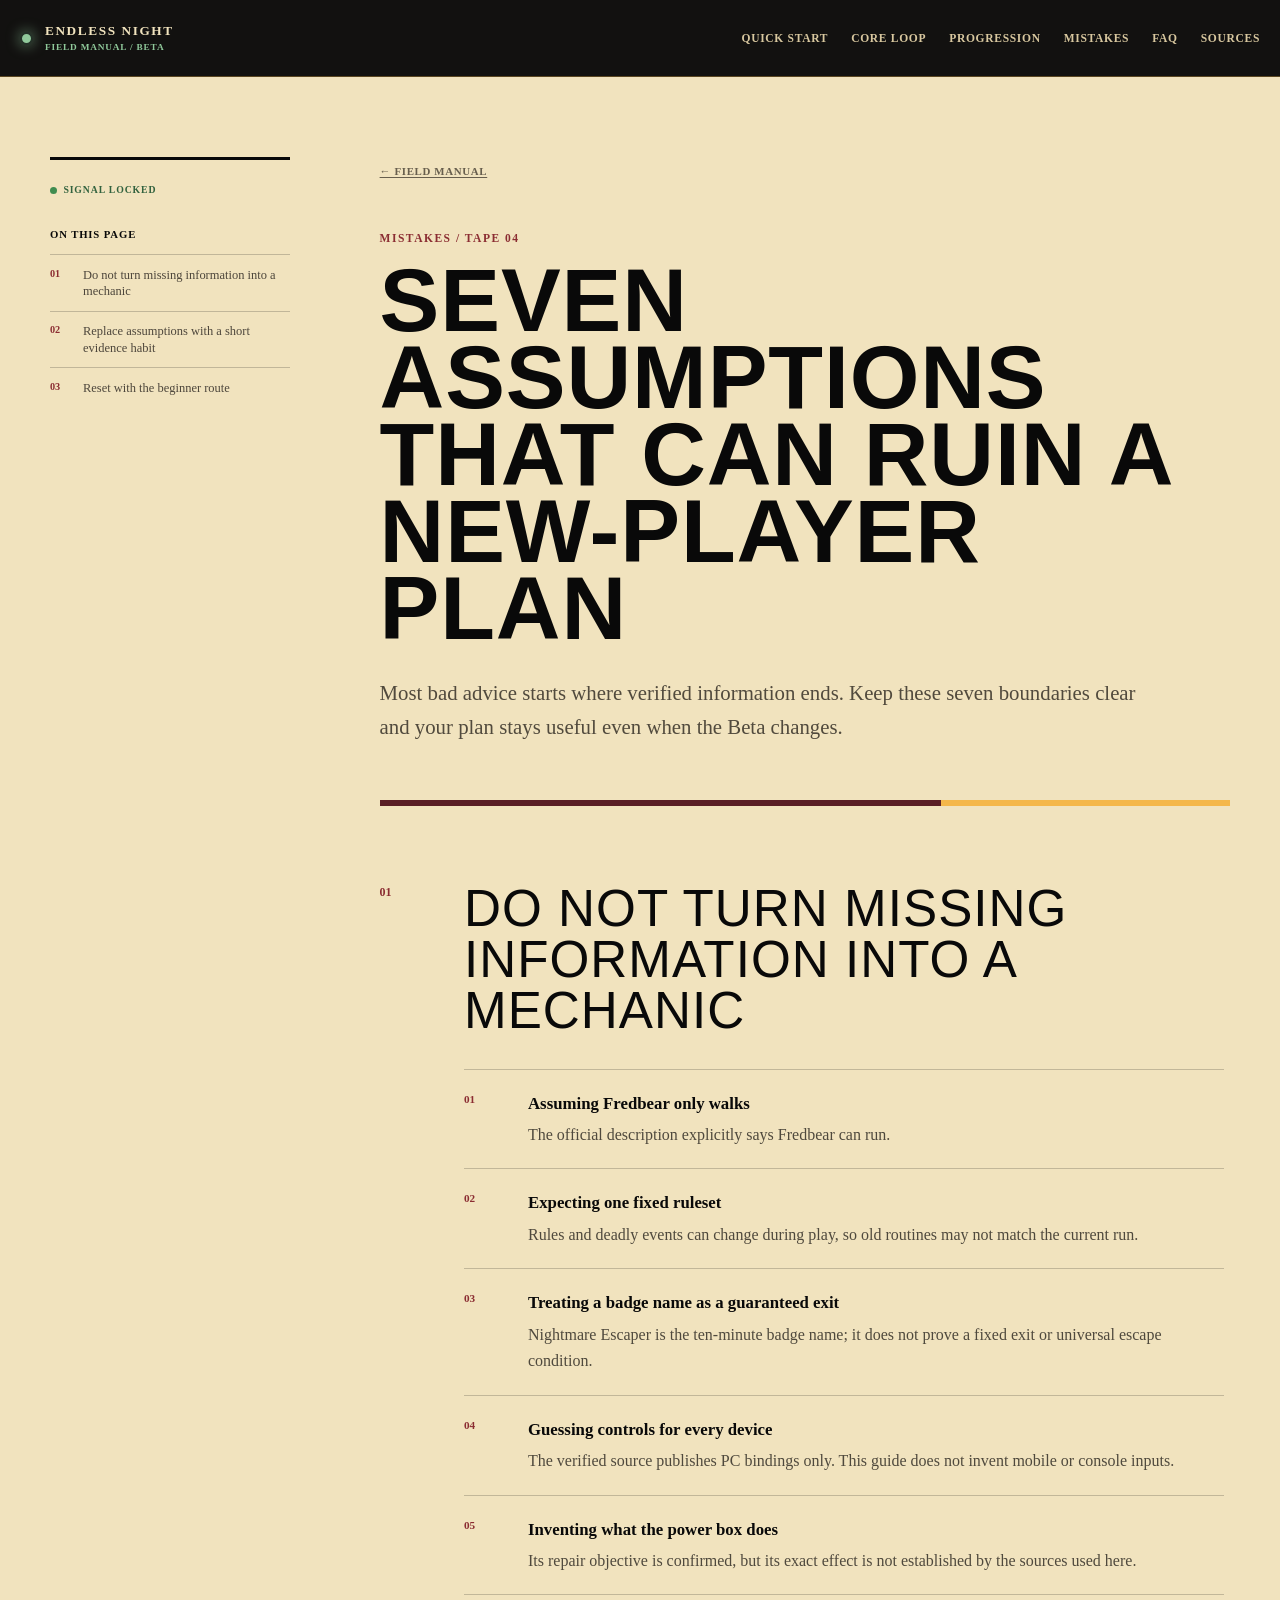
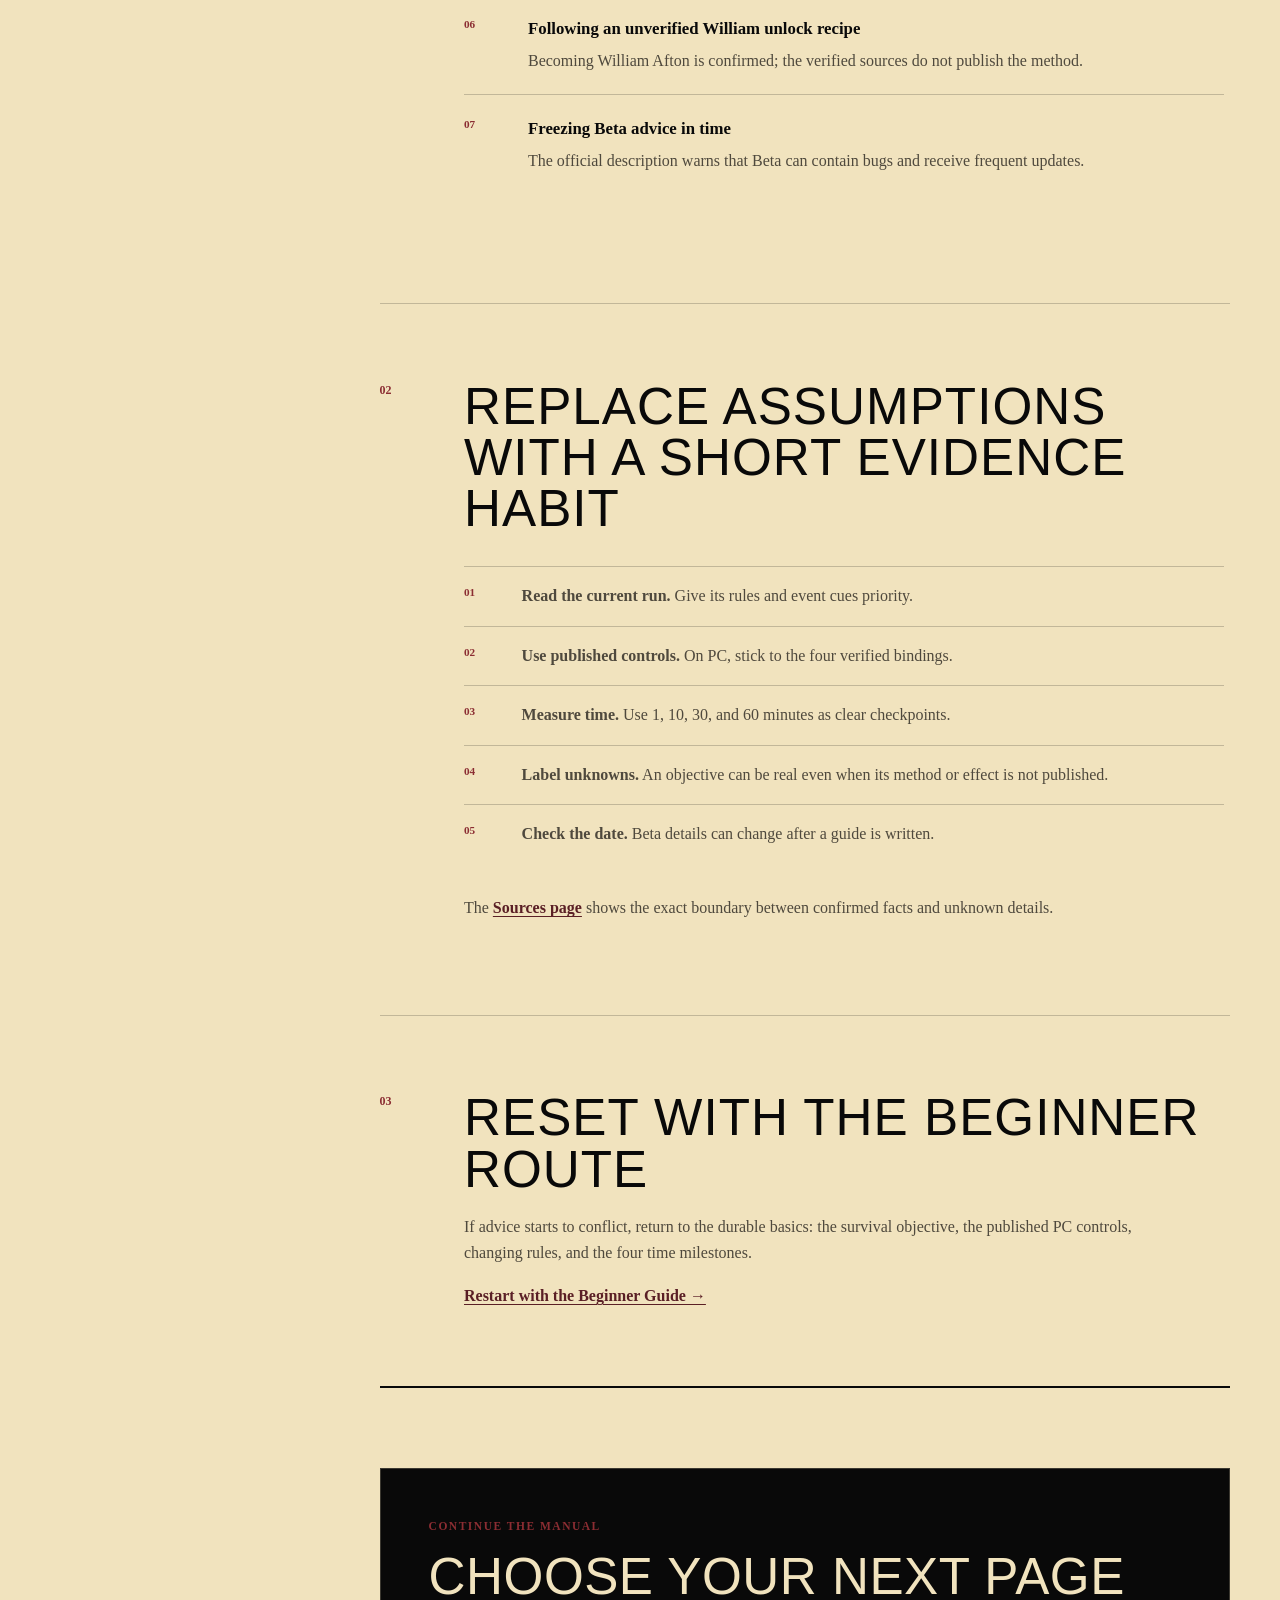
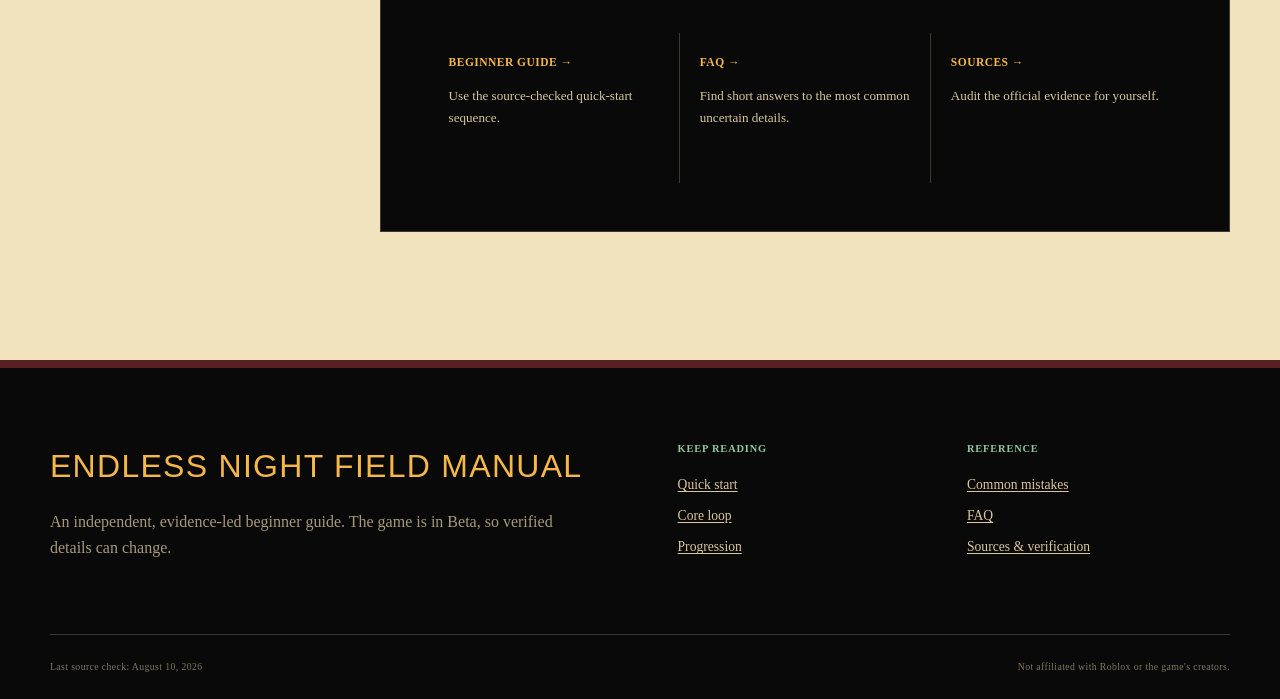
<file: common-mistakes/index.html>
<!DOCTYPE html><html lang="en"><head><meta charSet="utf-8"/><meta name="viewport" content="width=device-width, initial-scale=1"/><link rel="stylesheet" href="/_next/static/css/index.C1_CdNjM.css" data-rsc-css-href="/_next/static/css/index.C1_CdNjM.css" data-precedence="vite-rsc/importer-resources"/><title>Common Beginner Mistakes | Endless Night Field Manual</title><meta name="description" content="Avoid the most common unsupported assumptions in The Endless Night with Fredbear, from fixed rules and exits to invented controls and objective steps."/><meta name="application-name" content="Endless Night Field Manual"/><meta name="author" content="Endless Night Field Manual"/><link rel="author" href="https://theendlessnightwithfredbear.wiki"/><meta name="creator" content="Endless Night Field Manual"/><meta name="publisher" content="Endless Night Field Manual"/><meta name="category" content="games"/><meta property="og:title" content="Common Beginner Mistakes"/><meta property="og:description" content="Avoid the most common unsupported assumptions in The Endless Night with Fredbear, from fixed rules and exits to invented controls and objective steps."/><meta property="og:url" content="https://theendlessnightwithfredbear.wiki/common-mistakes/"/><meta property="og:site_name" content="Endless Night Field Manual"/><meta property="og:type" content="website"/><meta property="og:image" content="https://theendlessnightwithfredbear.wiki/og.png"/><meta property="og:image:width" content="1200"/><meta property="og:image:height" content="630"/><meta property="og:image:alt" content="The Endless Night with Fredbear beginner field manual"/><meta name="twitter:card" content="summary_large_image"/><meta name="twitter:title" content="Common Beginner Mistakes"/><meta name="twitter:description" content="Avoid the most common unsupported assumptions in The Endless Night with Fredbear, from fixed rules and exits to invented controls and objective steps."/><meta name="twitter:image" content="https://theendlessnightwithfredbear.wiki/og.png"/><link rel="canonical" href="https://theendlessnightwithfredbear.wiki/common-mistakes/"/><meta name="theme-color" content="#090909"/><meta name="color-scheme" content="dark"/>
<link rel="preload" href="/_next/static/_vinext_fonts/geist-8ac0455e797f/geist-98bbbccb.woff2" as="font" type="font/woff2" crossorigin />
<link rel="preload" href="/_next/static/_vinext_fonts/geist-mono-00e989178794/geist-mono-013b2f2f.woff2" as="font" type="font/woff2" crossorigin />
<style data-vinext-fonts>/* cyrillic-ext */
@font-face {
  font-family: 'Geist';
  font-style: normal;
  font-weight: 100 900;
  font-display: swap;
  src: url(/_next/static/_vinext_fonts/geist-8ac0455e797f/geist-ff2310f5.woff2) format('woff2');
  unicode-range: U+0460-052F, U+1C80-1C8A, U+20B4, U+2DE0-2DFF, U+A640-A69F, U+FE2E-FE2F;
}
/* cyrillic */
@font-face {
  font-family: 'Geist';
  font-style: normal;
  font-weight: 100 900;
  font-display: swap;
  src: url(/_next/static/_vinext_fonts/geist-8ac0455e797f/geist-875ccdd4.woff2) format('woff2');
  unicode-range: U+0301, U+0400-045F, U+0490-0491, U+04B0-04B1, U+2116;
}
/* vietnamese */
@font-face {
  font-family: 'Geist';
  font-style: normal;
  font-weight: 100 900;
  font-display: swap;
  src: url(/_next/static/_vinext_fonts/geist-8ac0455e797f/geist-52306abf.woff2) format('woff2');
  unicode-range: U+0102-0103, U+0110-0111, U+0128-0129, U+0168-0169, U+01A0-01A1, U+01AF-01B0, U+0300-0301, U+0303-0304, U+0308-0309, U+0323, U+0329, U+1EA0-1EF9, U+20AB;
}
/* latin-ext */
@font-face {
  font-family: 'Geist';
  font-style: normal;
  font-weight: 100 900;
  font-display: swap;
  src: url(/_next/static/_vinext_fonts/geist-8ac0455e797f/geist-001175b1.woff2) format('woff2');
  unicode-range: U+0100-02BA, U+02BD-02C5, U+02C7-02CC, U+02CE-02D7, U+02DD-02FF, U+0304, U+0308, U+0329, U+1D00-1DBF, U+1E00-1E9F, U+1EF2-1EFF, U+2020, U+20A0-20AB, U+20AD-20C0, U+2113, U+2C60-2C7F, U+A720-A7FF;
}
/* latin */
@font-face {
  font-family: 'Geist';
  font-style: normal;
  font-weight: 100 900;
  font-display: swap;
  src: url(/_next/static/_vinext_fonts/geist-8ac0455e797f/geist-98bbbccb.woff2) format('woff2');
  unicode-range: U+0000-00FF, U+0131, U+0152-0153, U+02BB-02BC, U+02C6, U+02DA, U+02DC, U+0304, U+0308, U+0329, U+2000-206F, U+20AC, U+2122, U+2191, U+2193, U+2212, U+2215, U+FEFF, U+FFFD;
}

@font-face {
  font-family: 'Geist Fallback';
  src: local("Arial");
  ascent-override: 95.94%;
  descent-override: 28.16%;
  line-gap-override: 0.00%;
  size-adjust: 104.76%;
}

.__font_geist_19ysh9d { font-family: 'Geist', 'Geist Fallback'; font-style: normal; }

.__variable_geist_19ysh9d { --font-geist-sans: 'Geist', 'Geist Fallback'; }

/* cyrillic-ext */
@font-face {
  font-family: 'Geist Mono';
  font-style: normal;
  font-weight: 100 900;
  font-display: swap;
  src: url(/_next/static/_vinext_fonts/geist-mono-00e989178794/geist-mono-f6b33328.woff2) format('woff2');
  unicode-range: U+0460-052F, U+1C80-1C8A, U+20B4, U+2DE0-2DFF, U+A640-A69F, U+FE2E-FE2F;
}
/* cyrillic */
@font-face {
  font-family: 'Geist Mono';
  font-style: normal;
  font-weight: 100 900;
  font-display: swap;
  src: url(/_next/static/_vinext_fonts/geist-mono-00e989178794/geist-mono-44e03052.woff2) format('woff2');
  unicode-range: U+0301, U+0400-045F, U+0490-0491, U+04B0-04B1, U+2116;
}
/* symbols2 */
@font-face {
  font-family: 'Geist Mono';
  font-style: normal;
  font-weight: 100 900;
  font-display: swap;
  src: url(/_next/static/_vinext_fonts/geist-mono-00e989178794/geist-mono-0638449e.woff2) format('woff2');
  unicode-range: U+2000-2001, U+2004-2008, U+200A, U+23B8-23BD, U+2500-259F;
}
/* vietnamese */
@font-face {
  font-family: 'Geist Mono';
  font-style: normal;
  font-weight: 100 900;
  font-display: swap;
  src: url(/_next/static/_vinext_fonts/geist-mono-00e989178794/geist-mono-971fb274.woff2) format('woff2');
  unicode-range: U+0102-0103, U+0110-0111, U+0128-0129, U+0168-0169, U+01A0-01A1, U+01AF-01B0, U+0300-0301, U+0303-0304, U+0308-0309, U+0323, U+0329, U+1EA0-1EF9, U+20AB;
}
/* latin-ext */
@font-face {
  font-family: 'Geist Mono';
  font-style: normal;
  font-weight: 100 900;
  font-display: swap;
  src: url(/_next/static/_vinext_fonts/geist-mono-00e989178794/geist-mono-44745446.woff2) format('woff2');
  unicode-range: U+0100-02BA, U+02BD-02C5, U+02C7-02CC, U+02CE-02D7, U+02DD-02FF, U+0304, U+0308, U+0329, U+1D00-1DBF, U+1E00-1E9F, U+1EF2-1EFF, U+2020, U+20A0-20AB, U+20AD-20C0, U+2113, U+2C60-2C7F, U+A720-A7FF;
}
/* latin */
@font-face {
  font-family: 'Geist Mono';
  font-style: normal;
  font-weight: 100 900;
  font-display: swap;
  src: url(/_next/static/_vinext_fonts/geist-mono-00e989178794/geist-mono-013b2f2f.woff2) format('woff2');
  unicode-range: U+0000-00FF, U+0131, U+0152-0153, U+02BB-02BC, U+02C6, U+02DA, U+02DC, U+0304, U+0308, U+0329, U+2000-206F, U+20AC, U+2122, U+2191, U+2193, U+2212, U+2215, U+FEFF, U+FFFD;
}

@font-face {
  font-family: 'Geist Mono Fallback';
  src: local("Arial");
  ascent-override: 74.67%;
  descent-override: 21.92%;
  line-gap-override: 0.00%;
  size-adjust: 134.59%;
}

.__font_geist_mono_1001rt9 { font-family: 'Geist Mono', 'Geist Mono Fallback'; font-style: normal; }

.__variable_geist_mono_1001rt9 { --font-geist-mono: 'Geist Mono', 'Geist Mono Fallback'; }
</style>
</head><body class="__variable_geist_19ysh9d __variable_geist_mono_1001rt9"><a class="skip-link" href="#main-content">Skip to guide</a><header class="site-header"><div class="header-inner"><a href="/" class="wordmark" aria-label="Endless Night Field Manual home"><span class="wordmark-light" aria-hidden="true"></span><span>ENDLESS NIGHT<small>FIELD MANUAL / BETA</small></span></a><nav class="desktop-nav" aria-label="Main navigation"><a href="/beginner-guide/">Quick Start</a><a href="/core-loop/">Core Loop</a><a href="/progression/">Progression</a><a href="/common-mistakes/">Mistakes</a><a href="/faq/">FAQ</a><a href="/sources/">Sources</a></nav><details class="mobile-menu"><summary>Manual</summary><nav aria-label="Mobile navigation"><a href="/">Home</a><a href="/beginner-guide/">Quick Start</a><a href="/core-loop/">Core Loop</a><a href="/progression/">Progression</a><a href="/common-mistakes/">Mistakes</a><a href="/faq/">FAQ</a><a href="/sources/">Sources</a></nav></details></div></header><main id="main-content"><div class="guide-layout page-shell"><aside class="guide-rail" aria-label="On this page"><span class="rail-signal">SIGNAL LOCKED</span><p>On this page</p><nav><a href="#assumptions"><span>01</span>Do not turn missing information into a mechanic</a><a href="#replacement"><span>02</span>Replace assumptions with a short evidence habit</a><a href="#reset"><span>03</span>Reset with the beginner route</a></nav></aside><article class="guide-article"><header class="guide-hero"><a href="/" class="breadcrumb">← Field manual</a><span class="eyebrow">Mistakes / Tape 04</span><h1>Seven assumptions that can ruin a new-player plan</h1><p>Most bad advice starts where verified information ends. Keep these seven boundaries clear and your plan stays useful even when the Beta changes.</p></header><div class="guide-sections"><section id="assumptions" class="manual-section"><div class="section-number">01</div><div><h2>Do not turn missing information into a mechanic</h2><ol class="mistake-list"><li><span>01</span><div><h3>Assuming Fredbear only walks</h3><p>The official description explicitly says Fredbear can run.</p></div></li><li><span>02</span><div><h3>Expecting one fixed ruleset</h3><p>Rules and deadly events can change during play, so old routines may not match the current run.</p></div></li><li><span>03</span><div><h3>Treating a badge name as a guaranteed exit</h3><p>Nightmare Escaper is the ten-minute badge name; it does not prove a fixed exit or universal escape condition.</p></div></li><li><span>04</span><div><h3>Guessing controls for every device</h3><p>The verified source publishes PC bindings only. This guide does not invent mobile or console inputs.</p></div></li><li><span>05</span><div><h3>Inventing what the power box does</h3><p>Its repair objective is confirmed, but its exact effect is not established by the sources used here.</p></div></li><li><span>06</span><div><h3>Following an unverified William unlock recipe</h3><p>Becoming William Afton is confirmed; the verified sources do not publish the method.</p></div></li><li><span>07</span><div><h3>Freezing Beta advice in time</h3><p>The official description warns that Beta can contain bugs and receive frequent updates.</p></div></li></ol></div></section><section id="replacement" class="manual-section"><div class="section-number">02</div><div><h2>Replace assumptions with a short evidence habit</h2><ol class="route-list"><li><strong>Read the current run.</strong> Give its rules and event cues priority.</li><li><strong>Use published controls.</strong> On PC, stick to the four verified bindings.</li><li><strong>Measure time.</strong> Use 1, 10, 30, and 60 minutes as clear checkpoints.</li><li><strong>Label unknowns.</strong> An objective can be real even when its method or effect is not published.</li><li><strong>Check the date.</strong> Beta details can change after a guide is written.</li></ol><p>The<!-- --> <a href="/sources/" class="inline-link">Sources page</a> <!-- -->shows the exact boundary between confirmed facts and unknown details.</p></div></section><section id="reset" class="manual-section"><div class="section-number">03</div><div><h2>Reset with the beginner route</h2><p>If advice starts to conflict, return to the durable basics: the survival objective, the published PC controls, changing rules, and the four time milestones.</p><a href="/beginner-guide/" class="inline-link">Restart with the Beginner Guide →</a></div></section></div><section class="next-reading" aria-labelledby="next-reading-title"><span class="eyebrow">Continue the manual</span><h2 id="next-reading-title">Choose your next page</h2><div class="next-grid"><a href="/beginner-guide/"><strong>Beginner Guide<!-- --> →</strong><span>Use the source-checked quick-start sequence.</span></a><a href="/faq/"><strong>FAQ<!-- --> →</strong><span>Find short answers to the most common uncertain details.</span></a><a href="/sources/"><strong>Sources<!-- --> →</strong><span>Audit the official evidence for yourself.</span></a></div></section></article></div></main><footer class="site-footer"><div class="footer-grid"><div><p class="footer-title">ENDLESS NIGHT FIELD MANUAL</p><p>An independent, evidence-led beginner guide. The game is in Beta, so verified details can change.</p></div><nav aria-label="Footer guide links"><p class="footer-label">Keep reading</p><a href="/beginner-guide/">Quick start</a><a href="/core-loop/">Core loop</a><a href="/progression/">Progression</a></nav><nav aria-label="Footer reference links"><p class="footer-label">Reference</p><a href="/common-mistakes/">Common mistakes</a><a href="/faq/">FAQ</a><a href="/sources/">Sources &amp; verification</a></nav></div><div class="footer-bottom"><span>Last source check: August 10, 2026</span><span>Not affiliated with Roblox or the game&#x27;s creators.</span></div></footer><script type="application/ld+json">[{"@context":"https://schema.org","@type":"WebSite","name":"Endless Night Field Manual","url":"https://theendlessnightwithfredbear.wiki","description":"A verified beginner guide to The Endless Night with Fredbear: learn the PC controls, survival loop, badge milestones, common mistakes, and Beta-safe next steps.","inLanguage":"en"},{"@context":"https://schema.org","@type":"VideoGame","name":"The Endless Night with Fredbear","url":"https://theendlessnightwithfredbear.wiki","sameAs":"https://www.roblox.com/games/107421525627908/The-Endless-Night-with-Fredbear","gamePlatform":"Roblox","description":"Explore an abandoned pizzeria and survive as long as possible while rules and deadly events can change."}]</script>  <!-- adsterra-code-handoff:artifact-runtime:start -->
  <script type="module" src="/adsterra/runtime.js" data-adsterra-artifact-runtime data-global-fallback="true"></script>
  <!-- adsterra-code-handoff:artifact-runtime:end -->
</body></html>
</file>
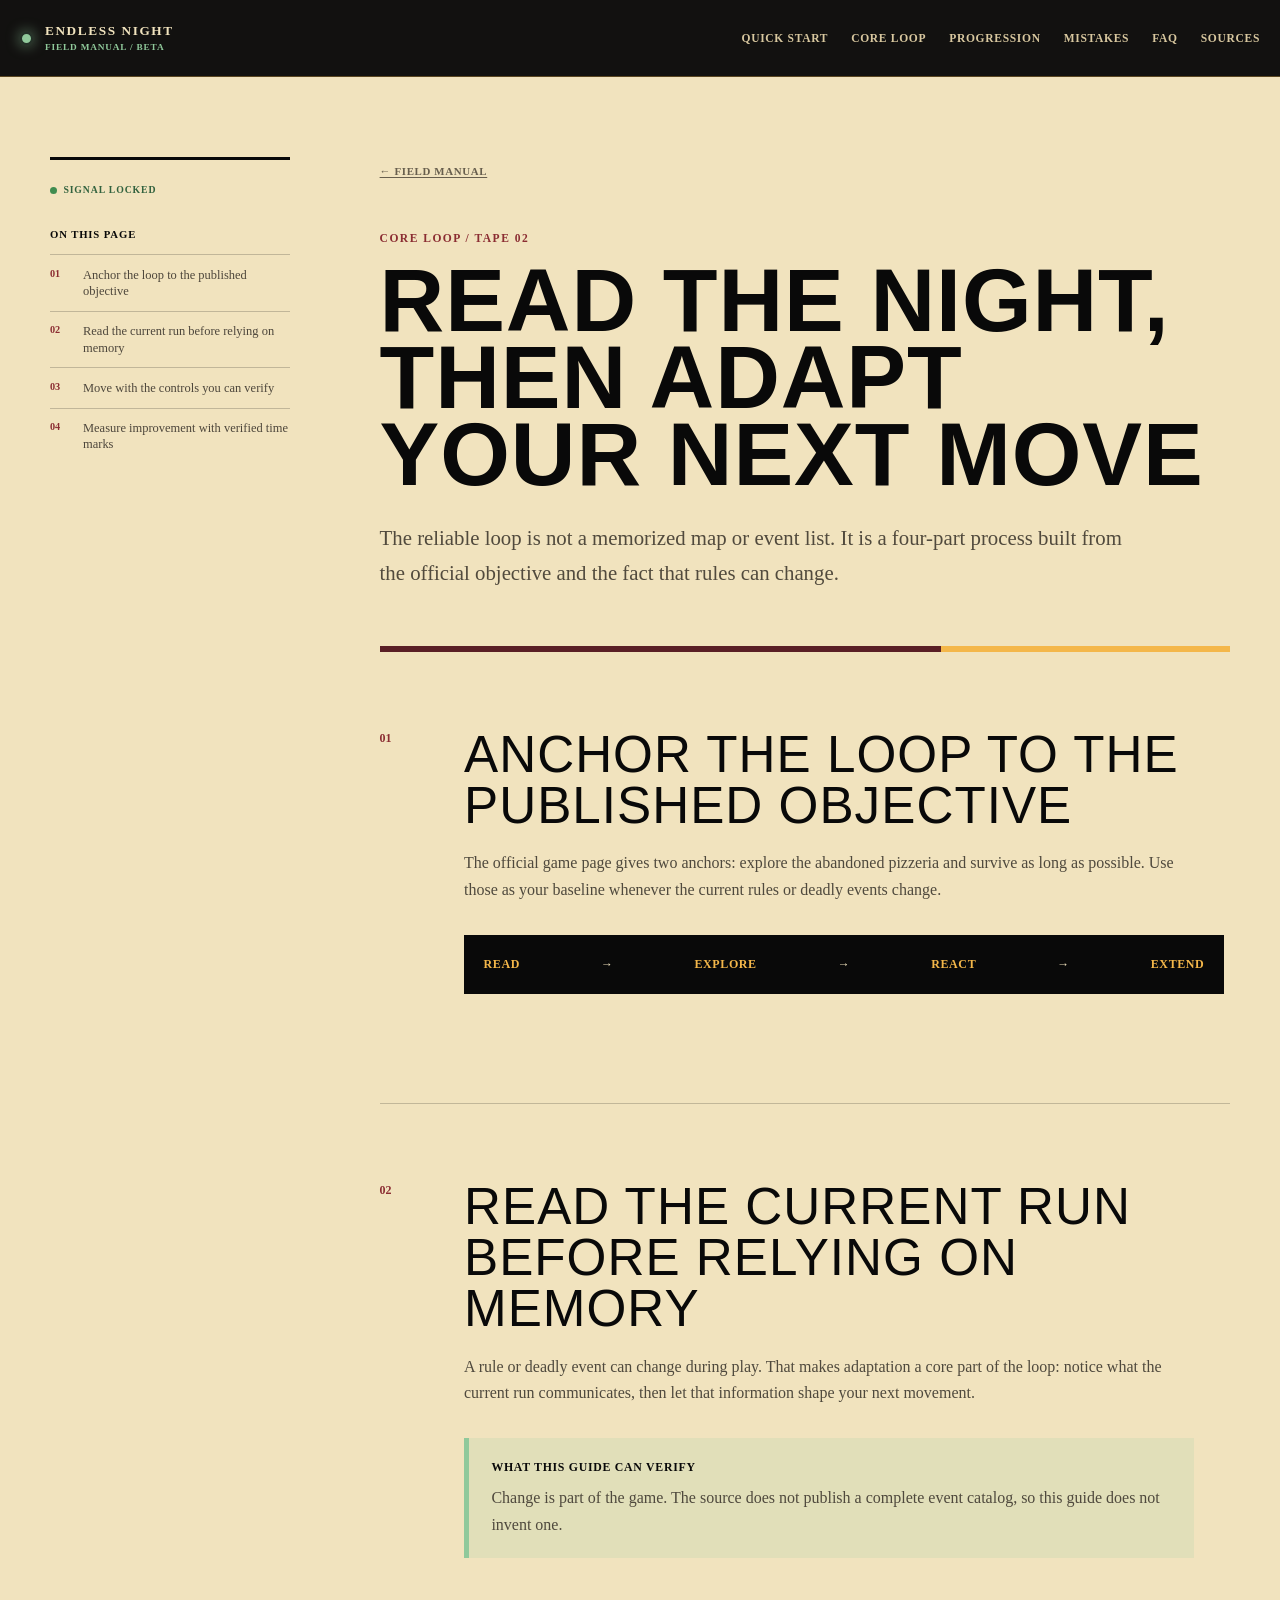
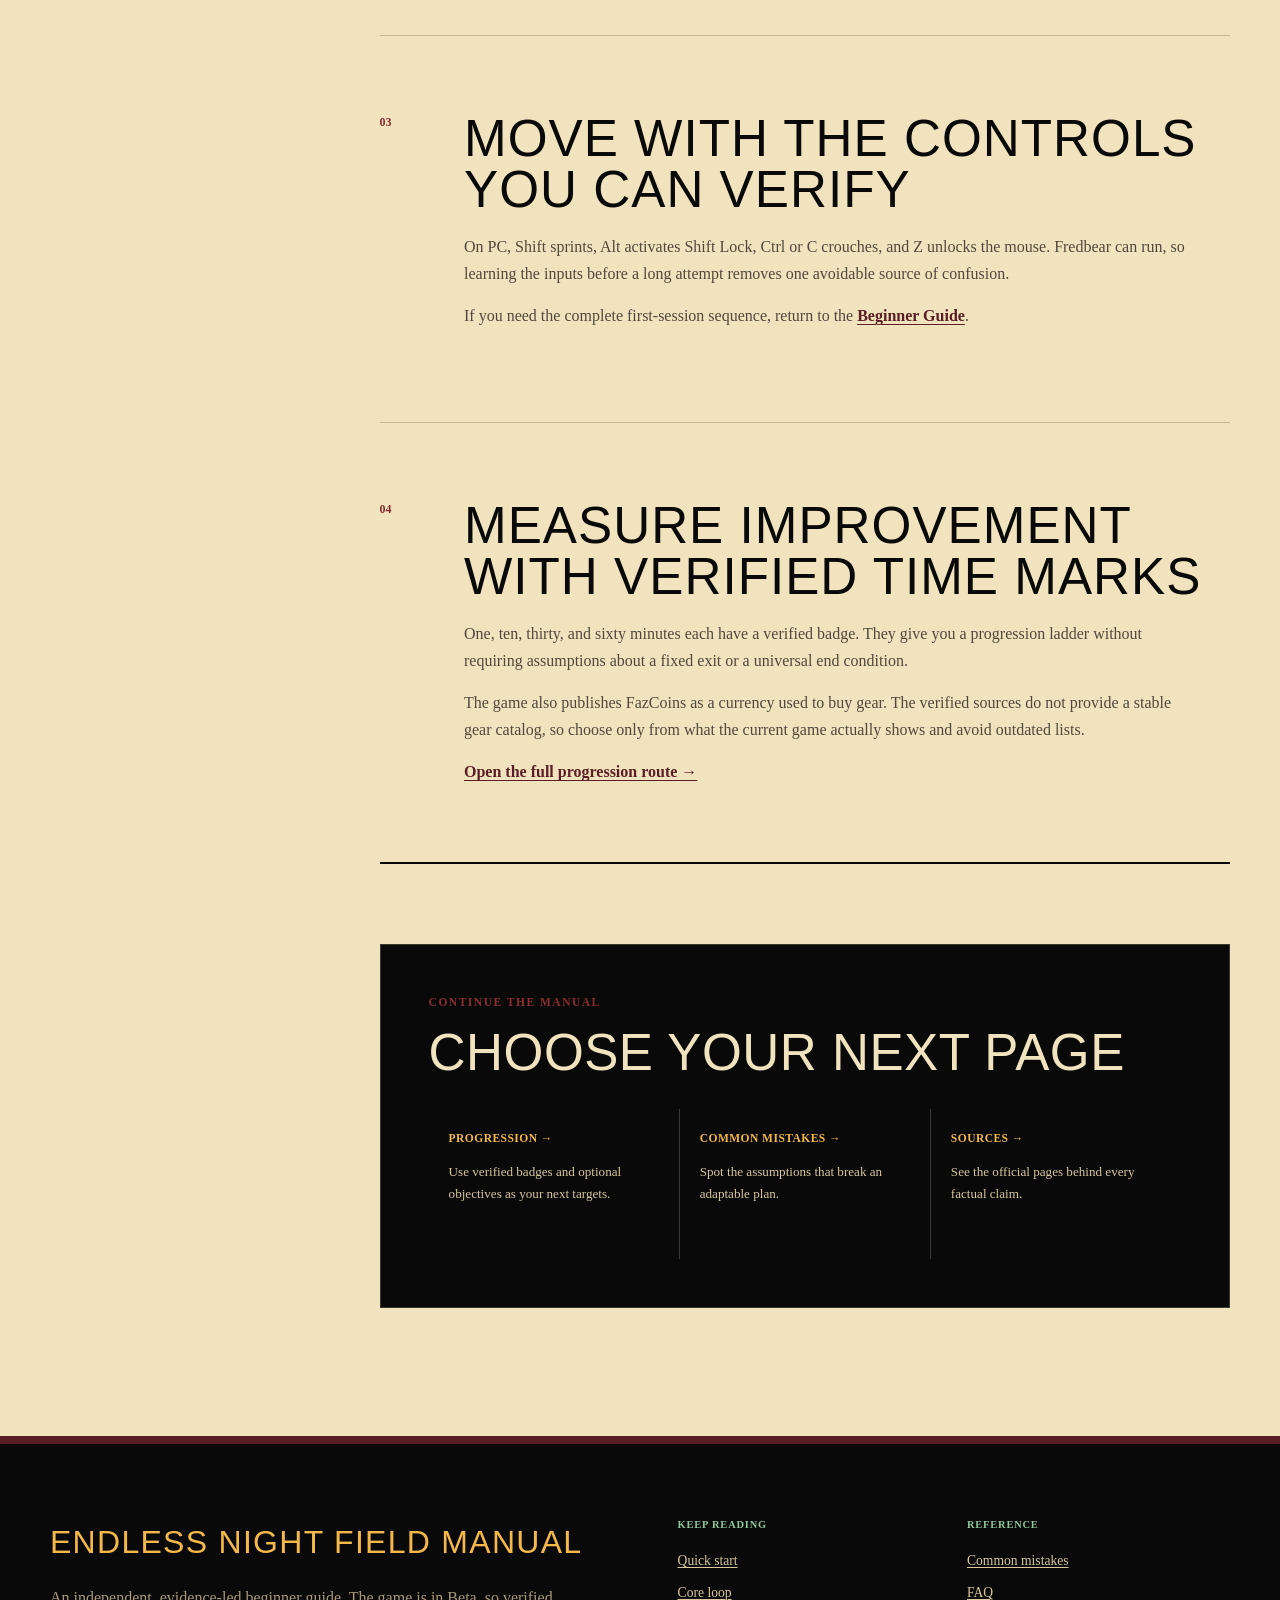
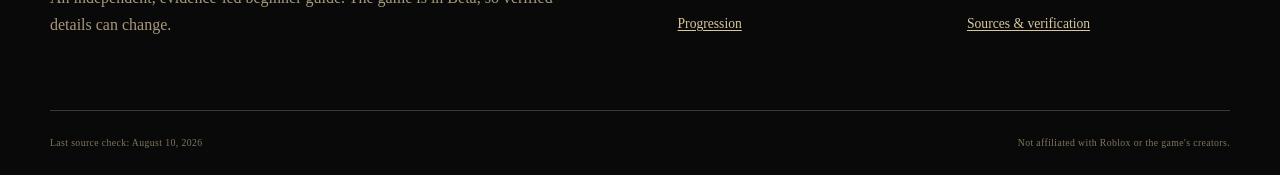
<file: core-loop/index.html>
<!DOCTYPE html><html lang="en"><head><meta charSet="utf-8"/><meta name="viewport" content="width=device-width, initial-scale=1"/><link rel="stylesheet" href="/_next/static/css/index.C1_CdNjM.css" data-rsc-css-href="/_next/static/css/index.C1_CdNjM.css" data-precedence="vite-rsc/importer-resources"/><title>Core Gameplay Loop | Endless Night Field Manual</title><meta name="description" content="Understand the verified The Endless Night with Fredbear gameplay loop: read current rules, explore, react, and extend your survival time."/><meta name="application-name" content="Endless Night Field Manual"/><meta name="author" content="Endless Night Field Manual"/><link rel="author" href="https://theendlessnightwithfredbear.wiki"/><meta name="creator" content="Endless Night Field Manual"/><meta name="publisher" content="Endless Night Field Manual"/><meta name="category" content="games"/><meta property="og:title" content="Core Gameplay Loop"/><meta property="og:description" content="Understand the verified The Endless Night with Fredbear gameplay loop: read current rules, explore, react, and extend your survival time."/><meta property="og:url" content="https://theendlessnightwithfredbear.wiki/core-loop/"/><meta property="og:site_name" content="Endless Night Field Manual"/><meta property="og:type" content="website"/><meta property="og:image" content="https://theendlessnightwithfredbear.wiki/og.png"/><meta property="og:image:width" content="1200"/><meta property="og:image:height" content="630"/><meta property="og:image:alt" content="The Endless Night with Fredbear beginner field manual"/><meta name="twitter:card" content="summary_large_image"/><meta name="twitter:title" content="Core Gameplay Loop"/><meta name="twitter:description" content="Understand the verified The Endless Night with Fredbear gameplay loop: read current rules, explore, react, and extend your survival time."/><meta name="twitter:image" content="https://theendlessnightwithfredbear.wiki/og.png"/><link rel="canonical" href="https://theendlessnightwithfredbear.wiki/core-loop/"/><meta name="theme-color" content="#090909"/><meta name="color-scheme" content="dark"/>
<link rel="preload" href="/_next/static/_vinext_fonts/geist-8ac0455e797f/geist-98bbbccb.woff2" as="font" type="font/woff2" crossorigin />
<link rel="preload" href="/_next/static/_vinext_fonts/geist-mono-00e989178794/geist-mono-013b2f2f.woff2" as="font" type="font/woff2" crossorigin />
<style data-vinext-fonts>/* cyrillic-ext */
@font-face {
  font-family: 'Geist';
  font-style: normal;
  font-weight: 100 900;
  font-display: swap;
  src: url(/_next/static/_vinext_fonts/geist-8ac0455e797f/geist-ff2310f5.woff2) format('woff2');
  unicode-range: U+0460-052F, U+1C80-1C8A, U+20B4, U+2DE0-2DFF, U+A640-A69F, U+FE2E-FE2F;
}
/* cyrillic */
@font-face {
  font-family: 'Geist';
  font-style: normal;
  font-weight: 100 900;
  font-display: swap;
  src: url(/_next/static/_vinext_fonts/geist-8ac0455e797f/geist-875ccdd4.woff2) format('woff2');
  unicode-range: U+0301, U+0400-045F, U+0490-0491, U+04B0-04B1, U+2116;
}
/* vietnamese */
@font-face {
  font-family: 'Geist';
  font-style: normal;
  font-weight: 100 900;
  font-display: swap;
  src: url(/_next/static/_vinext_fonts/geist-8ac0455e797f/geist-52306abf.woff2) format('woff2');
  unicode-range: U+0102-0103, U+0110-0111, U+0128-0129, U+0168-0169, U+01A0-01A1, U+01AF-01B0, U+0300-0301, U+0303-0304, U+0308-0309, U+0323, U+0329, U+1EA0-1EF9, U+20AB;
}
/* latin-ext */
@font-face {
  font-family: 'Geist';
  font-style: normal;
  font-weight: 100 900;
  font-display: swap;
  src: url(/_next/static/_vinext_fonts/geist-8ac0455e797f/geist-001175b1.woff2) format('woff2');
  unicode-range: U+0100-02BA, U+02BD-02C5, U+02C7-02CC, U+02CE-02D7, U+02DD-02FF, U+0304, U+0308, U+0329, U+1D00-1DBF, U+1E00-1E9F, U+1EF2-1EFF, U+2020, U+20A0-20AB, U+20AD-20C0, U+2113, U+2C60-2C7F, U+A720-A7FF;
}
/* latin */
@font-face {
  font-family: 'Geist';
  font-style: normal;
  font-weight: 100 900;
  font-display: swap;
  src: url(/_next/static/_vinext_fonts/geist-8ac0455e797f/geist-98bbbccb.woff2) format('woff2');
  unicode-range: U+0000-00FF, U+0131, U+0152-0153, U+02BB-02BC, U+02C6, U+02DA, U+02DC, U+0304, U+0308, U+0329, U+2000-206F, U+20AC, U+2122, U+2191, U+2193, U+2212, U+2215, U+FEFF, U+FFFD;
}

@font-face {
  font-family: 'Geist Fallback';
  src: local("Arial");
  ascent-override: 95.94%;
  descent-override: 28.16%;
  line-gap-override: 0.00%;
  size-adjust: 104.76%;
}

.__font_geist_19ysh9d { font-family: 'Geist', 'Geist Fallback'; font-style: normal; }

.__variable_geist_19ysh9d { --font-geist-sans: 'Geist', 'Geist Fallback'; }

/* cyrillic-ext */
@font-face {
  font-family: 'Geist Mono';
  font-style: normal;
  font-weight: 100 900;
  font-display: swap;
  src: url(/_next/static/_vinext_fonts/geist-mono-00e989178794/geist-mono-f6b33328.woff2) format('woff2');
  unicode-range: U+0460-052F, U+1C80-1C8A, U+20B4, U+2DE0-2DFF, U+A640-A69F, U+FE2E-FE2F;
}
/* cyrillic */
@font-face {
  font-family: 'Geist Mono';
  font-style: normal;
  font-weight: 100 900;
  font-display: swap;
  src: url(/_next/static/_vinext_fonts/geist-mono-00e989178794/geist-mono-44e03052.woff2) format('woff2');
  unicode-range: U+0301, U+0400-045F, U+0490-0491, U+04B0-04B1, U+2116;
}
/* symbols2 */
@font-face {
  font-family: 'Geist Mono';
  font-style: normal;
  font-weight: 100 900;
  font-display: swap;
  src: url(/_next/static/_vinext_fonts/geist-mono-00e989178794/geist-mono-0638449e.woff2) format('woff2');
  unicode-range: U+2000-2001, U+2004-2008, U+200A, U+23B8-23BD, U+2500-259F;
}
/* vietnamese */
@font-face {
  font-family: 'Geist Mono';
  font-style: normal;
  font-weight: 100 900;
  font-display: swap;
  src: url(/_next/static/_vinext_fonts/geist-mono-00e989178794/geist-mono-971fb274.woff2) format('woff2');
  unicode-range: U+0102-0103, U+0110-0111, U+0128-0129, U+0168-0169, U+01A0-01A1, U+01AF-01B0, U+0300-0301, U+0303-0304, U+0308-0309, U+0323, U+0329, U+1EA0-1EF9, U+20AB;
}
/* latin-ext */
@font-face {
  font-family: 'Geist Mono';
  font-style: normal;
  font-weight: 100 900;
  font-display: swap;
  src: url(/_next/static/_vinext_fonts/geist-mono-00e989178794/geist-mono-44745446.woff2) format('woff2');
  unicode-range: U+0100-02BA, U+02BD-02C5, U+02C7-02CC, U+02CE-02D7, U+02DD-02FF, U+0304, U+0308, U+0329, U+1D00-1DBF, U+1E00-1E9F, U+1EF2-1EFF, U+2020, U+20A0-20AB, U+20AD-20C0, U+2113, U+2C60-2C7F, U+A720-A7FF;
}
/* latin */
@font-face {
  font-family: 'Geist Mono';
  font-style: normal;
  font-weight: 100 900;
  font-display: swap;
  src: url(/_next/static/_vinext_fonts/geist-mono-00e989178794/geist-mono-013b2f2f.woff2) format('woff2');
  unicode-range: U+0000-00FF, U+0131, U+0152-0153, U+02BB-02BC, U+02C6, U+02DA, U+02DC, U+0304, U+0308, U+0329, U+2000-206F, U+20AC, U+2122, U+2191, U+2193, U+2212, U+2215, U+FEFF, U+FFFD;
}

@font-face {
  font-family: 'Geist Mono Fallback';
  src: local("Arial");
  ascent-override: 74.67%;
  descent-override: 21.92%;
  line-gap-override: 0.00%;
  size-adjust: 134.59%;
}

.__font_geist_mono_1001rt9 { font-family: 'Geist Mono', 'Geist Mono Fallback'; font-style: normal; }

.__variable_geist_mono_1001rt9 { --font-geist-mono: 'Geist Mono', 'Geist Mono Fallback'; }
</style>
</head><body class="__variable_geist_19ysh9d __variable_geist_mono_1001rt9"><a class="skip-link" href="#main-content">Skip to guide</a><header class="site-header"><div class="header-inner"><a href="/" class="wordmark" aria-label="Endless Night Field Manual home"><span class="wordmark-light" aria-hidden="true"></span><span>ENDLESS NIGHT<small>FIELD MANUAL / BETA</small></span></a><nav class="desktop-nav" aria-label="Main navigation"><a href="/beginner-guide/">Quick Start</a><a href="/core-loop/">Core Loop</a><a href="/progression/">Progression</a><a href="/common-mistakes/">Mistakes</a><a href="/faq/">FAQ</a><a href="/sources/">Sources</a></nav><details class="mobile-menu"><summary>Manual</summary><nav aria-label="Mobile navigation"><a href="/">Home</a><a href="/beginner-guide/">Quick Start</a><a href="/core-loop/">Core Loop</a><a href="/progression/">Progression</a><a href="/common-mistakes/">Mistakes</a><a href="/faq/">FAQ</a><a href="/sources/">Sources</a></nav></details></div></header><main id="main-content"><div class="guide-layout page-shell"><aside class="guide-rail" aria-label="On this page"><span class="rail-signal">SIGNAL LOCKED</span><p>On this page</p><nav><a href="#anchor"><span>01</span>Anchor the loop to the published objective</a><a href="#read"><span>02</span>Read the current run before relying on memory</a><a href="#move"><span>03</span>Move with the controls you can verify</a><a href="#measure"><span>04</span>Measure improvement with verified time marks</a></nav></aside><article class="guide-article"><header class="guide-hero"><a href="/" class="breadcrumb">← Field manual</a><span class="eyebrow">Core loop / Tape 02</span><h1>Read the night, then adapt your next move</h1><p>The reliable loop is not a memorized map or event list. It is a four-part process built from the official objective and the fact that rules can change.</p></header><div class="guide-sections"><section id="anchor" class="manual-section"><div class="section-number">01</div><div><h2>Anchor the loop to the published objective</h2><p>The official game page gives two anchors: explore the abandoned pizzeria and survive as long as possible. Use those as your baseline whenever the current rules or deadly events change.</p><div class="formula" aria-label="Core gameplay loop"><span>READ</span><b>→</b><span>EXPLORE</span><b>→</b><span>REACT</span><b>→</b><span>EXTEND</span></div></div></section><section id="read" class="manual-section"><div class="section-number">02</div><div><h2>Read the current run before relying on memory</h2><p>A rule or deadly event can change during play. That makes adaptation a core part of the loop: notice what the current run communicates, then let that information shape your next movement.</p><div class="callout"><strong>What this guide can verify</strong><p>Change is part of the game. The source does not publish a complete event catalog, so this guide does not invent one.</p></div></div></section><section id="move" class="manual-section"><div class="section-number">03</div><div><h2>Move with the controls you can verify</h2><p>On PC, Shift sprints, Alt activates Shift Lock, Ctrl or C crouches, and Z unlocks the mouse. Fredbear can run, so learning the inputs before a long attempt removes one avoidable source of confusion.</p><p>If you need the complete first-session sequence, return to the<!-- --> <a href="/beginner-guide/" class="inline-link">Beginner Guide</a>.</p></div></section><section id="measure" class="manual-section"><div class="section-number">04</div><div><h2>Measure improvement with verified time marks</h2><p>One, ten, thirty, and sixty minutes each have a verified badge. They give you a progression ladder without requiring assumptions about a fixed exit or a universal end condition.</p><p>The game also publishes FazCoins as a currency used to buy gear. The verified sources do not provide a stable gear catalog, so choose only from what the current game actually shows and avoid outdated lists.</p><a href="/progression/" class="inline-link">Open the full progression route →</a></div></section></div><section class="next-reading" aria-labelledby="next-reading-title"><span class="eyebrow">Continue the manual</span><h2 id="next-reading-title">Choose your next page</h2><div class="next-grid"><a href="/progression/"><strong>Progression<!-- --> →</strong><span>Use verified badges and optional objectives as your next targets.</span></a><a href="/common-mistakes/"><strong>Common Mistakes<!-- --> →</strong><span>Spot the assumptions that break an adaptable plan.</span></a><a href="/sources/"><strong>Sources<!-- --> →</strong><span>See the official pages behind every factual claim.</span></a></div></section></article></div></main><footer class="site-footer"><div class="footer-grid"><div><p class="footer-title">ENDLESS NIGHT FIELD MANUAL</p><p>An independent, evidence-led beginner guide. The game is in Beta, so verified details can change.</p></div><nav aria-label="Footer guide links"><p class="footer-label">Keep reading</p><a href="/beginner-guide/">Quick start</a><a href="/core-loop/">Core loop</a><a href="/progression/">Progression</a></nav><nav aria-label="Footer reference links"><p class="footer-label">Reference</p><a href="/common-mistakes/">Common mistakes</a><a href="/faq/">FAQ</a><a href="/sources/">Sources &amp; verification</a></nav></div><div class="footer-bottom"><span>Last source check: August 10, 2026</span><span>Not affiliated with Roblox or the game&#x27;s creators.</span></div></footer><script type="application/ld+json">[{"@context":"https://schema.org","@type":"WebSite","name":"Endless Night Field Manual","url":"https://theendlessnightwithfredbear.wiki","description":"A verified beginner guide to The Endless Night with Fredbear: learn the PC controls, survival loop, badge milestones, common mistakes, and Beta-safe next steps.","inLanguage":"en"},{"@context":"https://schema.org","@type":"VideoGame","name":"The Endless Night with Fredbear","url":"https://theendlessnightwithfredbear.wiki","sameAs":"https://www.roblox.com/games/107421525627908/The-Endless-Night-with-Fredbear","gamePlatform":"Roblox","description":"Explore an abandoned pizzeria and survive as long as possible while rules and deadly events can change."}]</script>  <!-- adsterra-code-handoff:artifact-runtime:start -->
  <script type="module" src="/adsterra/runtime.js" data-adsterra-artifact-runtime data-global-fallback="true"></script>
  <!-- adsterra-code-handoff:artifact-runtime:end -->
</body></html>
</file>
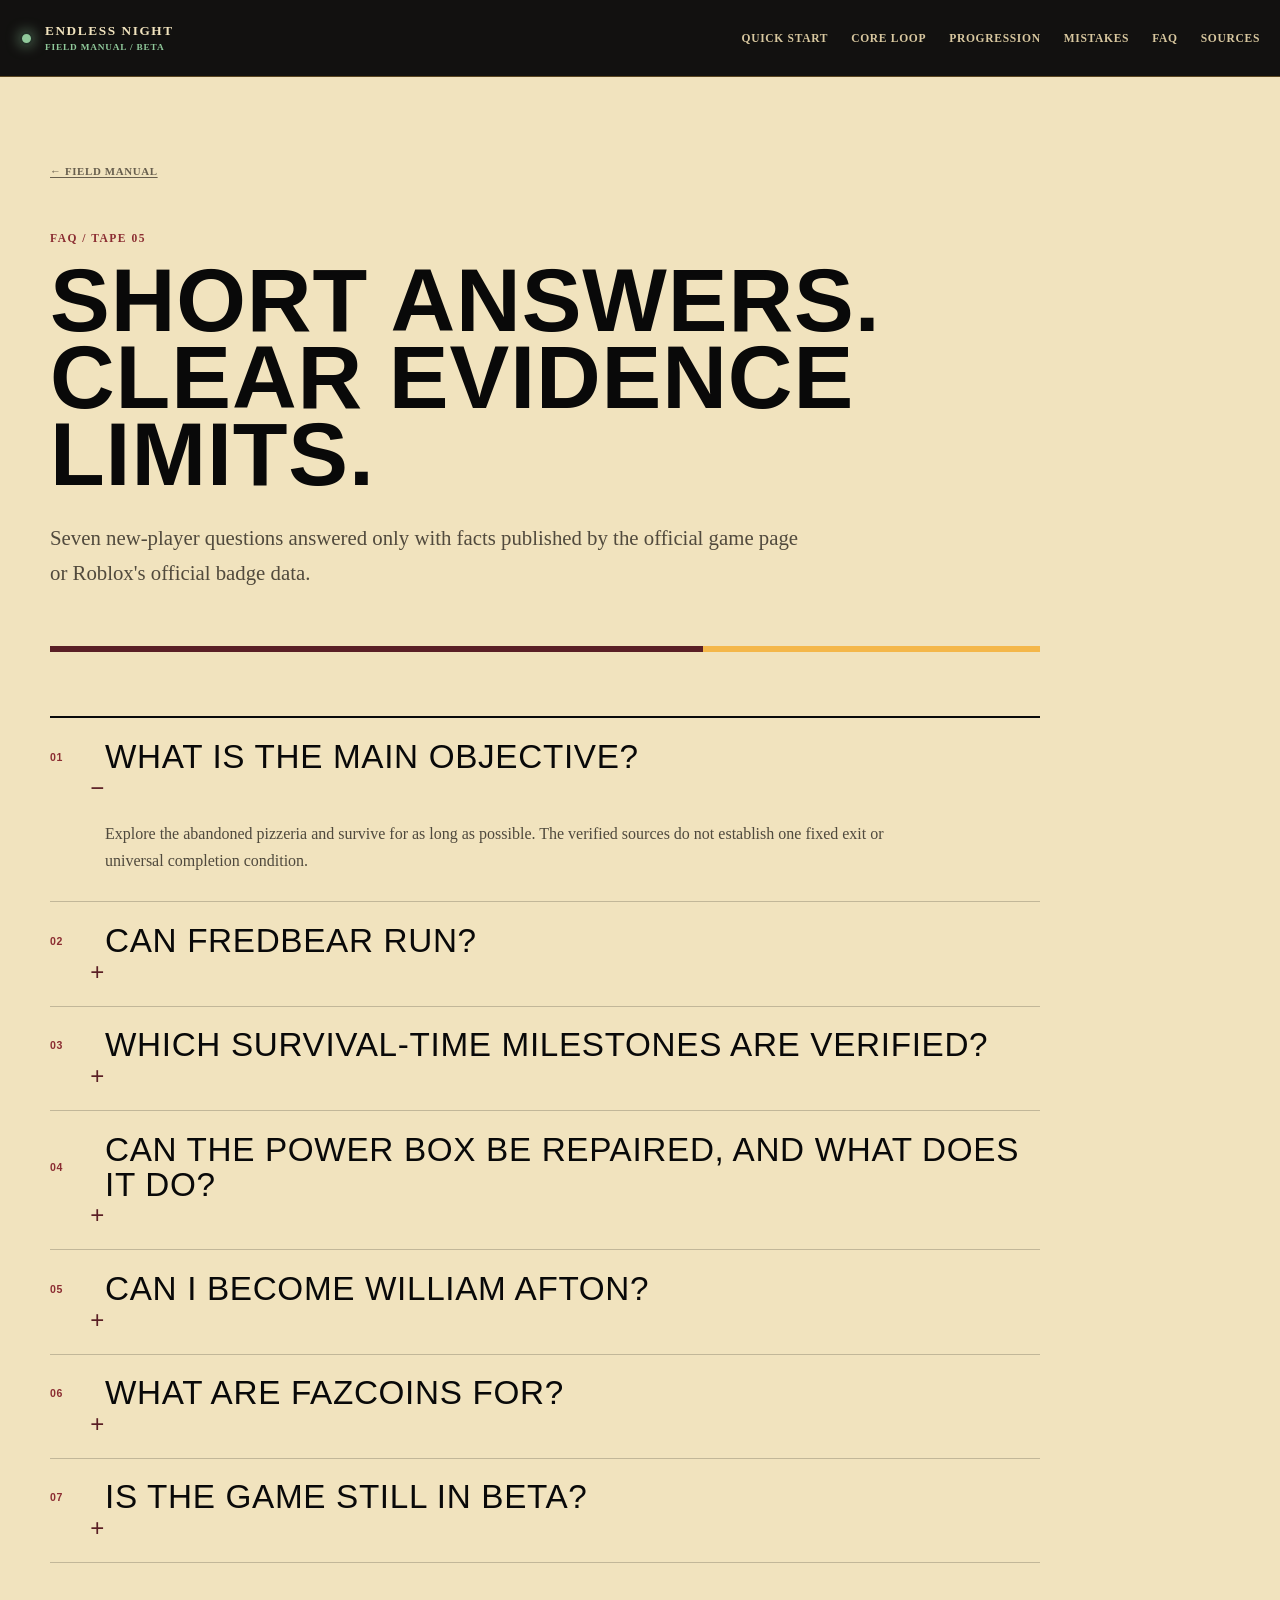
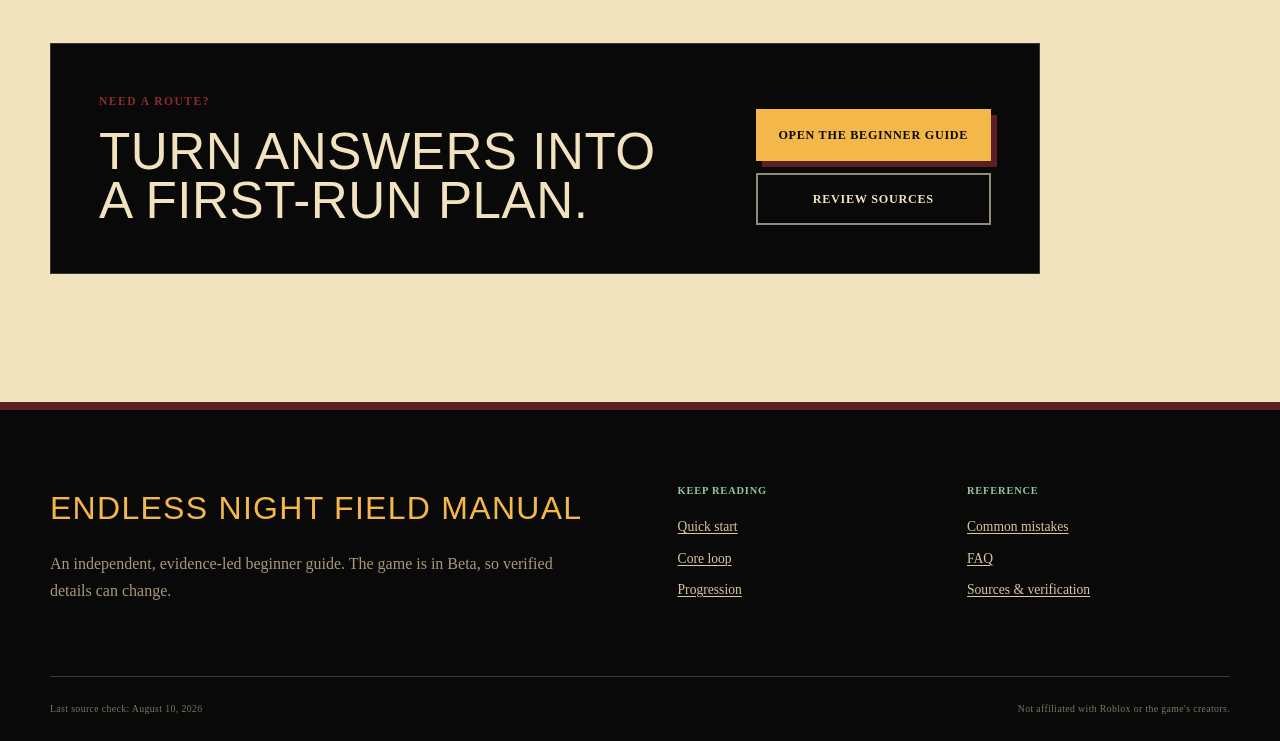
<file: faq/index.html>
<!DOCTYPE html><html lang="en"><head><meta charSet="utf-8"/><meta name="viewport" content="width=device-width, initial-scale=1"/><link rel="stylesheet" href="/_next/static/css/index.C1_CdNjM.css" data-rsc-css-href="/_next/static/css/index.C1_CdNjM.css" data-precedence="vite-rsc/importer-resources"/><title>FAQ | Endless Night Field Manual</title><meta name="description" content="Verified answers about The Endless Night with Fredbear objectives, Fredbear, survival badges, power box, William Afton, FazCoins, gear, and Beta updates."/><meta name="application-name" content="Endless Night Field Manual"/><meta name="author" content="Endless Night Field Manual"/><link rel="author" href="https://theendlessnightwithfredbear.wiki"/><meta name="creator" content="Endless Night Field Manual"/><meta name="publisher" content="Endless Night Field Manual"/><meta name="category" content="games"/><meta property="og:title" content="FAQ"/><meta property="og:description" content="Verified answers about The Endless Night with Fredbear objectives, Fredbear, survival badges, power box, William Afton, FazCoins, gear, and Beta updates."/><meta property="og:url" content="https://theendlessnightwithfredbear.wiki/faq/"/><meta property="og:site_name" content="Endless Night Field Manual"/><meta property="og:type" content="website"/><meta property="og:image" content="https://theendlessnightwithfredbear.wiki/og.png"/><meta property="og:image:width" content="1200"/><meta property="og:image:height" content="630"/><meta property="og:image:alt" content="The Endless Night with Fredbear beginner field manual"/><meta name="twitter:card" content="summary_large_image"/><meta name="twitter:title" content="FAQ"/><meta name="twitter:description" content="Verified answers about The Endless Night with Fredbear objectives, Fredbear, survival badges, power box, William Afton, FazCoins, gear, and Beta updates."/><meta name="twitter:image" content="https://theendlessnightwithfredbear.wiki/og.png"/><link rel="canonical" href="https://theendlessnightwithfredbear.wiki/faq/"/><meta name="theme-color" content="#090909"/><meta name="color-scheme" content="dark"/>
<link rel="preload" href="/_next/static/_vinext_fonts/geist-8ac0455e797f/geist-98bbbccb.woff2" as="font" type="font/woff2" crossorigin />
<link rel="preload" href="/_next/static/_vinext_fonts/geist-mono-00e989178794/geist-mono-013b2f2f.woff2" as="font" type="font/woff2" crossorigin />
<style data-vinext-fonts>/* cyrillic-ext */
@font-face {
  font-family: 'Geist';
  font-style: normal;
  font-weight: 100 900;
  font-display: swap;
  src: url(/_next/static/_vinext_fonts/geist-8ac0455e797f/geist-ff2310f5.woff2) format('woff2');
  unicode-range: U+0460-052F, U+1C80-1C8A, U+20B4, U+2DE0-2DFF, U+A640-A69F, U+FE2E-FE2F;
}
/* cyrillic */
@font-face {
  font-family: 'Geist';
  font-style: normal;
  font-weight: 100 900;
  font-display: swap;
  src: url(/_next/static/_vinext_fonts/geist-8ac0455e797f/geist-875ccdd4.woff2) format('woff2');
  unicode-range: U+0301, U+0400-045F, U+0490-0491, U+04B0-04B1, U+2116;
}
/* vietnamese */
@font-face {
  font-family: 'Geist';
  font-style: normal;
  font-weight: 100 900;
  font-display: swap;
  src: url(/_next/static/_vinext_fonts/geist-8ac0455e797f/geist-52306abf.woff2) format('woff2');
  unicode-range: U+0102-0103, U+0110-0111, U+0128-0129, U+0168-0169, U+01A0-01A1, U+01AF-01B0, U+0300-0301, U+0303-0304, U+0308-0309, U+0323, U+0329, U+1EA0-1EF9, U+20AB;
}
/* latin-ext */
@font-face {
  font-family: 'Geist';
  font-style: normal;
  font-weight: 100 900;
  font-display: swap;
  src: url(/_next/static/_vinext_fonts/geist-8ac0455e797f/geist-001175b1.woff2) format('woff2');
  unicode-range: U+0100-02BA, U+02BD-02C5, U+02C7-02CC, U+02CE-02D7, U+02DD-02FF, U+0304, U+0308, U+0329, U+1D00-1DBF, U+1E00-1E9F, U+1EF2-1EFF, U+2020, U+20A0-20AB, U+20AD-20C0, U+2113, U+2C60-2C7F, U+A720-A7FF;
}
/* latin */
@font-face {
  font-family: 'Geist';
  font-style: normal;
  font-weight: 100 900;
  font-display: swap;
  src: url(/_next/static/_vinext_fonts/geist-8ac0455e797f/geist-98bbbccb.woff2) format('woff2');
  unicode-range: U+0000-00FF, U+0131, U+0152-0153, U+02BB-02BC, U+02C6, U+02DA, U+02DC, U+0304, U+0308, U+0329, U+2000-206F, U+20AC, U+2122, U+2191, U+2193, U+2212, U+2215, U+FEFF, U+FFFD;
}

@font-face {
  font-family: 'Geist Fallback';
  src: local("Arial");
  ascent-override: 95.94%;
  descent-override: 28.16%;
  line-gap-override: 0.00%;
  size-adjust: 104.76%;
}

.__font_geist_19ysh9d { font-family: 'Geist', 'Geist Fallback'; font-style: normal; }

.__variable_geist_19ysh9d { --font-geist-sans: 'Geist', 'Geist Fallback'; }

/* cyrillic-ext */
@font-face {
  font-family: 'Geist Mono';
  font-style: normal;
  font-weight: 100 900;
  font-display: swap;
  src: url(/_next/static/_vinext_fonts/geist-mono-00e989178794/geist-mono-f6b33328.woff2) format('woff2');
  unicode-range: U+0460-052F, U+1C80-1C8A, U+20B4, U+2DE0-2DFF, U+A640-A69F, U+FE2E-FE2F;
}
/* cyrillic */
@font-face {
  font-family: 'Geist Mono';
  font-style: normal;
  font-weight: 100 900;
  font-display: swap;
  src: url(/_next/static/_vinext_fonts/geist-mono-00e989178794/geist-mono-44e03052.woff2) format('woff2');
  unicode-range: U+0301, U+0400-045F, U+0490-0491, U+04B0-04B1, U+2116;
}
/* symbols2 */
@font-face {
  font-family: 'Geist Mono';
  font-style: normal;
  font-weight: 100 900;
  font-display: swap;
  src: url(/_next/static/_vinext_fonts/geist-mono-00e989178794/geist-mono-0638449e.woff2) format('woff2');
  unicode-range: U+2000-2001, U+2004-2008, U+200A, U+23B8-23BD, U+2500-259F;
}
/* vietnamese */
@font-face {
  font-family: 'Geist Mono';
  font-style: normal;
  font-weight: 100 900;
  font-display: swap;
  src: url(/_next/static/_vinext_fonts/geist-mono-00e989178794/geist-mono-971fb274.woff2) format('woff2');
  unicode-range: U+0102-0103, U+0110-0111, U+0128-0129, U+0168-0169, U+01A0-01A1, U+01AF-01B0, U+0300-0301, U+0303-0304, U+0308-0309, U+0323, U+0329, U+1EA0-1EF9, U+20AB;
}
/* latin-ext */
@font-face {
  font-family: 'Geist Mono';
  font-style: normal;
  font-weight: 100 900;
  font-display: swap;
  src: url(/_next/static/_vinext_fonts/geist-mono-00e989178794/geist-mono-44745446.woff2) format('woff2');
  unicode-range: U+0100-02BA, U+02BD-02C5, U+02C7-02CC, U+02CE-02D7, U+02DD-02FF, U+0304, U+0308, U+0329, U+1D00-1DBF, U+1E00-1E9F, U+1EF2-1EFF, U+2020, U+20A0-20AB, U+20AD-20C0, U+2113, U+2C60-2C7F, U+A720-A7FF;
}
/* latin */
@font-face {
  font-family: 'Geist Mono';
  font-style: normal;
  font-weight: 100 900;
  font-display: swap;
  src: url(/_next/static/_vinext_fonts/geist-mono-00e989178794/geist-mono-013b2f2f.woff2) format('woff2');
  unicode-range: U+0000-00FF, U+0131, U+0152-0153, U+02BB-02BC, U+02C6, U+02DA, U+02DC, U+0304, U+0308, U+0329, U+2000-206F, U+20AC, U+2122, U+2191, U+2193, U+2212, U+2215, U+FEFF, U+FFFD;
}

@font-face {
  font-family: 'Geist Mono Fallback';
  src: local("Arial");
  ascent-override: 74.67%;
  descent-override: 21.92%;
  line-gap-override: 0.00%;
  size-adjust: 134.59%;
}

.__font_geist_mono_1001rt9 { font-family: 'Geist Mono', 'Geist Mono Fallback'; font-style: normal; }

.__variable_geist_mono_1001rt9 { --font-geist-mono: 'Geist Mono', 'Geist Mono Fallback'; }
</style>
</head><body class="__variable_geist_19ysh9d __variable_geist_mono_1001rt9"><a class="skip-link" href="#main-content">Skip to guide</a><header class="site-header"><div class="header-inner"><a href="/" class="wordmark" aria-label="Endless Night Field Manual home"><span class="wordmark-light" aria-hidden="true"></span><span>ENDLESS NIGHT<small>FIELD MANUAL / BETA</small></span></a><nav class="desktop-nav" aria-label="Main navigation"><a href="/beginner-guide/">Quick Start</a><a href="/core-loop/">Core Loop</a><a href="/progression/">Progression</a><a href="/common-mistakes/">Mistakes</a><a href="/faq/">FAQ</a><a href="/sources/">Sources</a></nav><details class="mobile-menu"><summary>Manual</summary><nav aria-label="Mobile navigation"><a href="/">Home</a><a href="/beginner-guide/">Quick Start</a><a href="/core-loop/">Core Loop</a><a href="/progression/">Progression</a><a href="/common-mistakes/">Mistakes</a><a href="/faq/">FAQ</a><a href="/sources/">Sources</a></nav></details></div></header><main id="main-content"><div class="page-shell faq-page"><header class="guide-hero faq-hero"><a href="/" class="breadcrumb">← Field manual</a><span class="eyebrow">FAQ / Tape 05</span><h1>Short answers. Clear evidence limits.</h1><p>Seven new-player questions answered only with facts published by the official game page or Roblox&#x27;s official badge data.</p></header><div class="faq-list"><details open=""><summary><span>01</span>What is the main objective?</summary><p>Explore the abandoned pizzeria and survive for as long as possible. The verified sources do not establish one fixed exit or universal completion condition.</p></details><details><summary><span>02</span>Can Fredbear run?</summary><p>Yes. The official game description explicitly says that Fredbear will run.</p></details><details><summary><span>03</span>Which survival-time milestones are verified?</summary><p>The official badge data confirms 1 minute (Survivor), 10 minutes (Nightmare Escaper), 30 minutes (Unbreakable Will), and 60 minutes (Living Legend).</p></details><details><summary><span>04</span>Can the power box be repaired, and what does it do?</summary><p>The Power Restored badge confirms that a power box can be repaired. The verified sources used here do not establish its exact effect or repair steps.</p></details><details><summary><span>05</span>Can I become William Afton?</summary><p>Yes. The game page and The Purple Legend badge confirm that becoming William Afton is possible. The verified sources do not publish how to trigger that state.</p></details><details><summary><span>06</span>What are FazCoins for?</summary><p>The official description says FazCoins are used to buy gear. It does not provide a stable, complete gear catalog, so this guide does not invent one.</p></details><details><summary><span>07</span>Is the game still in Beta?</summary><p>The official page labels the game as Beta and warns that bugs may occur and updates may be frequent. Recheck current in-game information after changes.</p></details></div><section class="faq-links" aria-labelledby="faq-next-title"><div><span class="eyebrow">Need a route?</span><h2 id="faq-next-title">Turn answers into a first-run plan.</h2></div><div><a href="/beginner-guide/" class="button button-primary">Open the Beginner Guide</a><a href="/sources/" class="button button-secondary">Review sources</a></div></section><script type="application/ld+json">{"@context":"https://schema.org","@type":"FAQPage","mainEntity":[{"@type":"Question","name":"What is the main objective?","acceptedAnswer":{"@type":"Answer","text":"Explore the abandoned pizzeria and survive for as long as possible. The verified sources do not establish one fixed exit or universal completion condition."}},{"@type":"Question","name":"Can Fredbear run?","acceptedAnswer":{"@type":"Answer","text":"Yes. The official game description explicitly says that Fredbear will run."}},{"@type":"Question","name":"Which survival-time milestones are verified?","acceptedAnswer":{"@type":"Answer","text":"The official badge data confirms 1 minute (Survivor), 10 minutes (Nightmare Escaper), 30 minutes (Unbreakable Will), and 60 minutes (Living Legend)."}},{"@type":"Question","name":"Can the power box be repaired, and what does it do?","acceptedAnswer":{"@type":"Answer","text":"The Power Restored badge confirms that a power box can be repaired. The verified sources used here do not establish its exact effect or repair steps."}},{"@type":"Question","name":"Can I become William Afton?","acceptedAnswer":{"@type":"Answer","text":"Yes. The game page and The Purple Legend badge confirm that becoming William Afton is possible. The verified sources do not publish how to trigger that state."}},{"@type":"Question","name":"What are FazCoins for?","acceptedAnswer":{"@type":"Answer","text":"The official description says FazCoins are used to buy gear. It does not provide a stable, complete gear catalog, so this guide does not invent one."}},{"@type":"Question","name":"Is the game still in Beta?","acceptedAnswer":{"@type":"Answer","text":"The official page labels the game as Beta and warns that bugs may occur and updates may be frequent. Recheck current in-game information after changes."}}]}</script></div></main><footer class="site-footer"><div class="footer-grid"><div><p class="footer-title">ENDLESS NIGHT FIELD MANUAL</p><p>An independent, evidence-led beginner guide. The game is in Beta, so verified details can change.</p></div><nav aria-label="Footer guide links"><p class="footer-label">Keep reading</p><a href="/beginner-guide/">Quick start</a><a href="/core-loop/">Core loop</a><a href="/progression/">Progression</a></nav><nav aria-label="Footer reference links"><p class="footer-label">Reference</p><a href="/common-mistakes/">Common mistakes</a><a href="/faq/">FAQ</a><a href="/sources/">Sources &amp; verification</a></nav></div><div class="footer-bottom"><span>Last source check: August 10, 2026</span><span>Not affiliated with Roblox or the game&#x27;s creators.</span></div></footer><script type="application/ld+json">[{"@context":"https://schema.org","@type":"WebSite","name":"Endless Night Field Manual","url":"https://theendlessnightwithfredbear.wiki","description":"A verified beginner guide to The Endless Night with Fredbear: learn the PC controls, survival loop, badge milestones, common mistakes, and Beta-safe next steps.","inLanguage":"en"},{"@context":"https://schema.org","@type":"VideoGame","name":"The Endless Night with Fredbear","url":"https://theendlessnightwithfredbear.wiki","sameAs":"https://www.roblox.com/games/107421525627908/The-Endless-Night-with-Fredbear","gamePlatform":"Roblox","description":"Explore an abandoned pizzeria and survive as long as possible while rules and deadly events can change."}]</script>  <!-- adsterra-code-handoff:artifact-runtime:start -->
  <script type="module" src="/adsterra/runtime.js" data-adsterra-artifact-runtime data-global-fallback="true"></script>
  <!-- adsterra-code-handoff:artifact-runtime:end -->
</body></html>
</file>
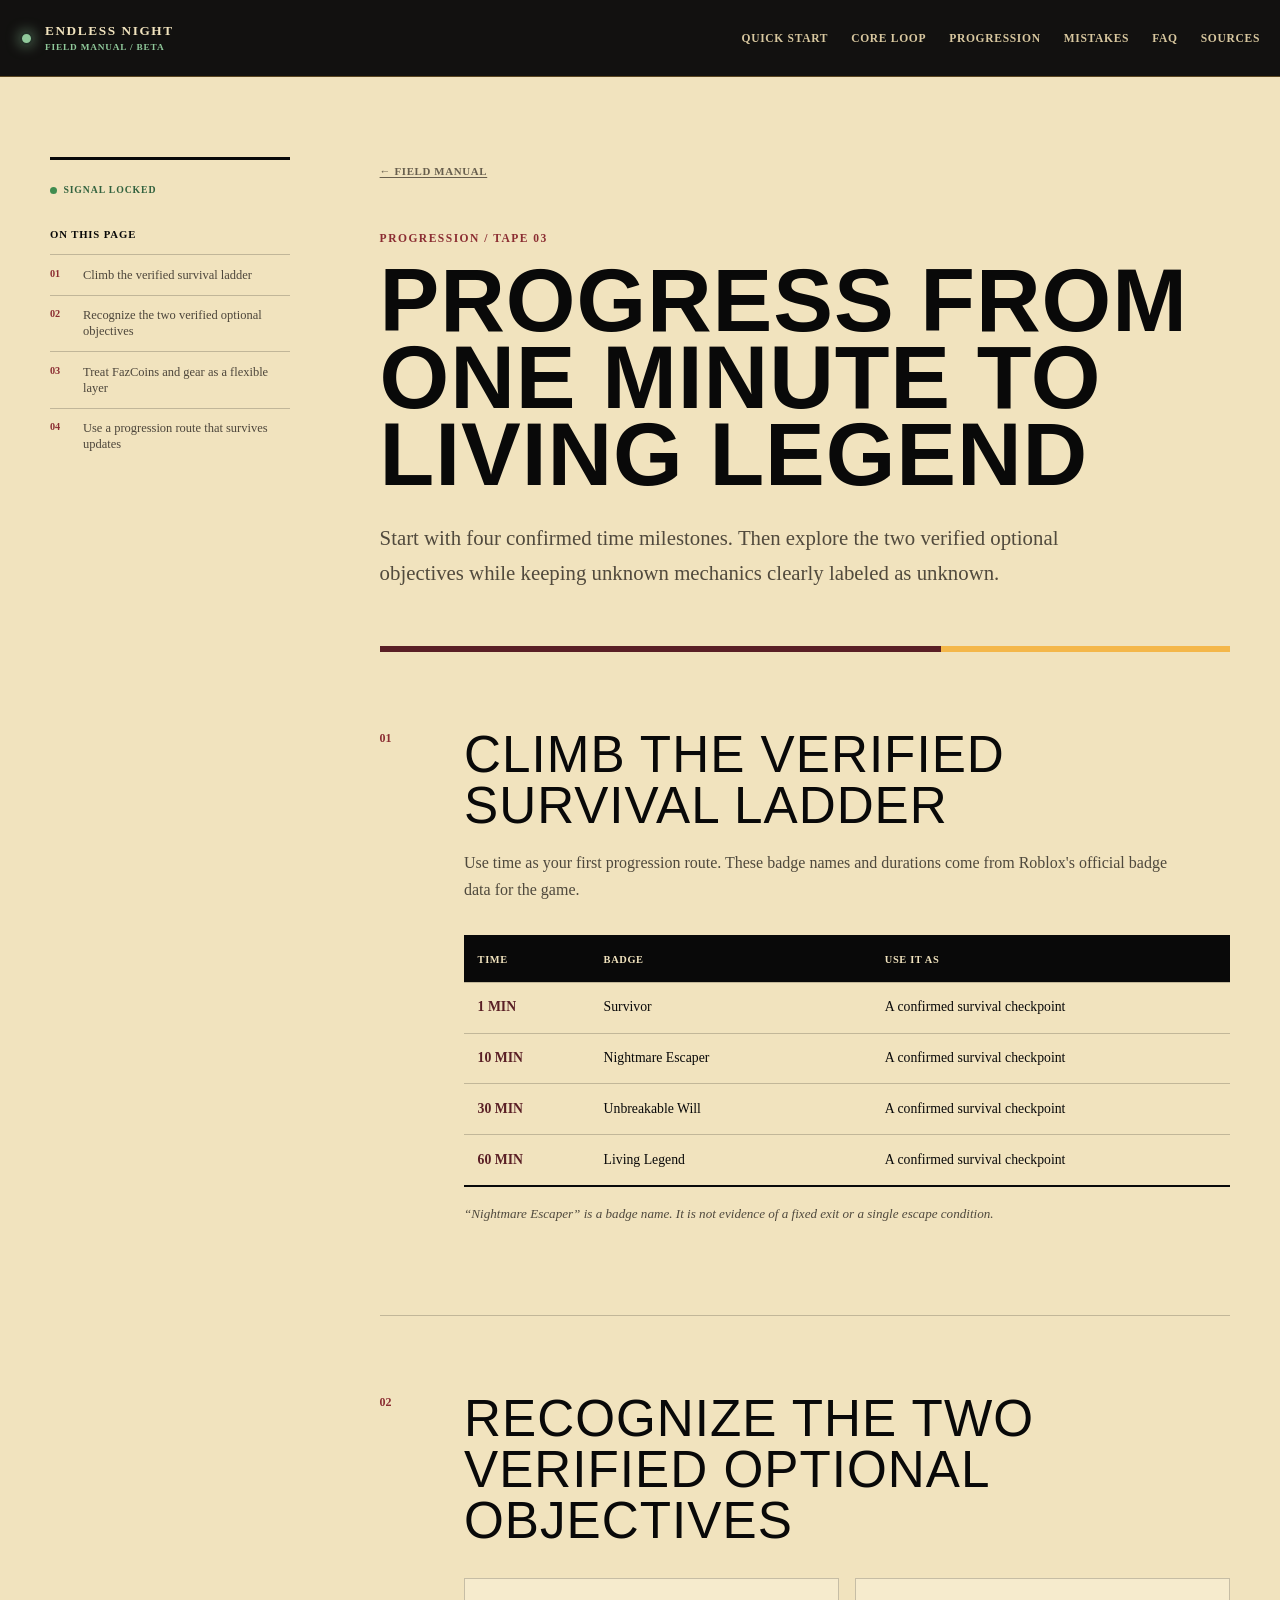
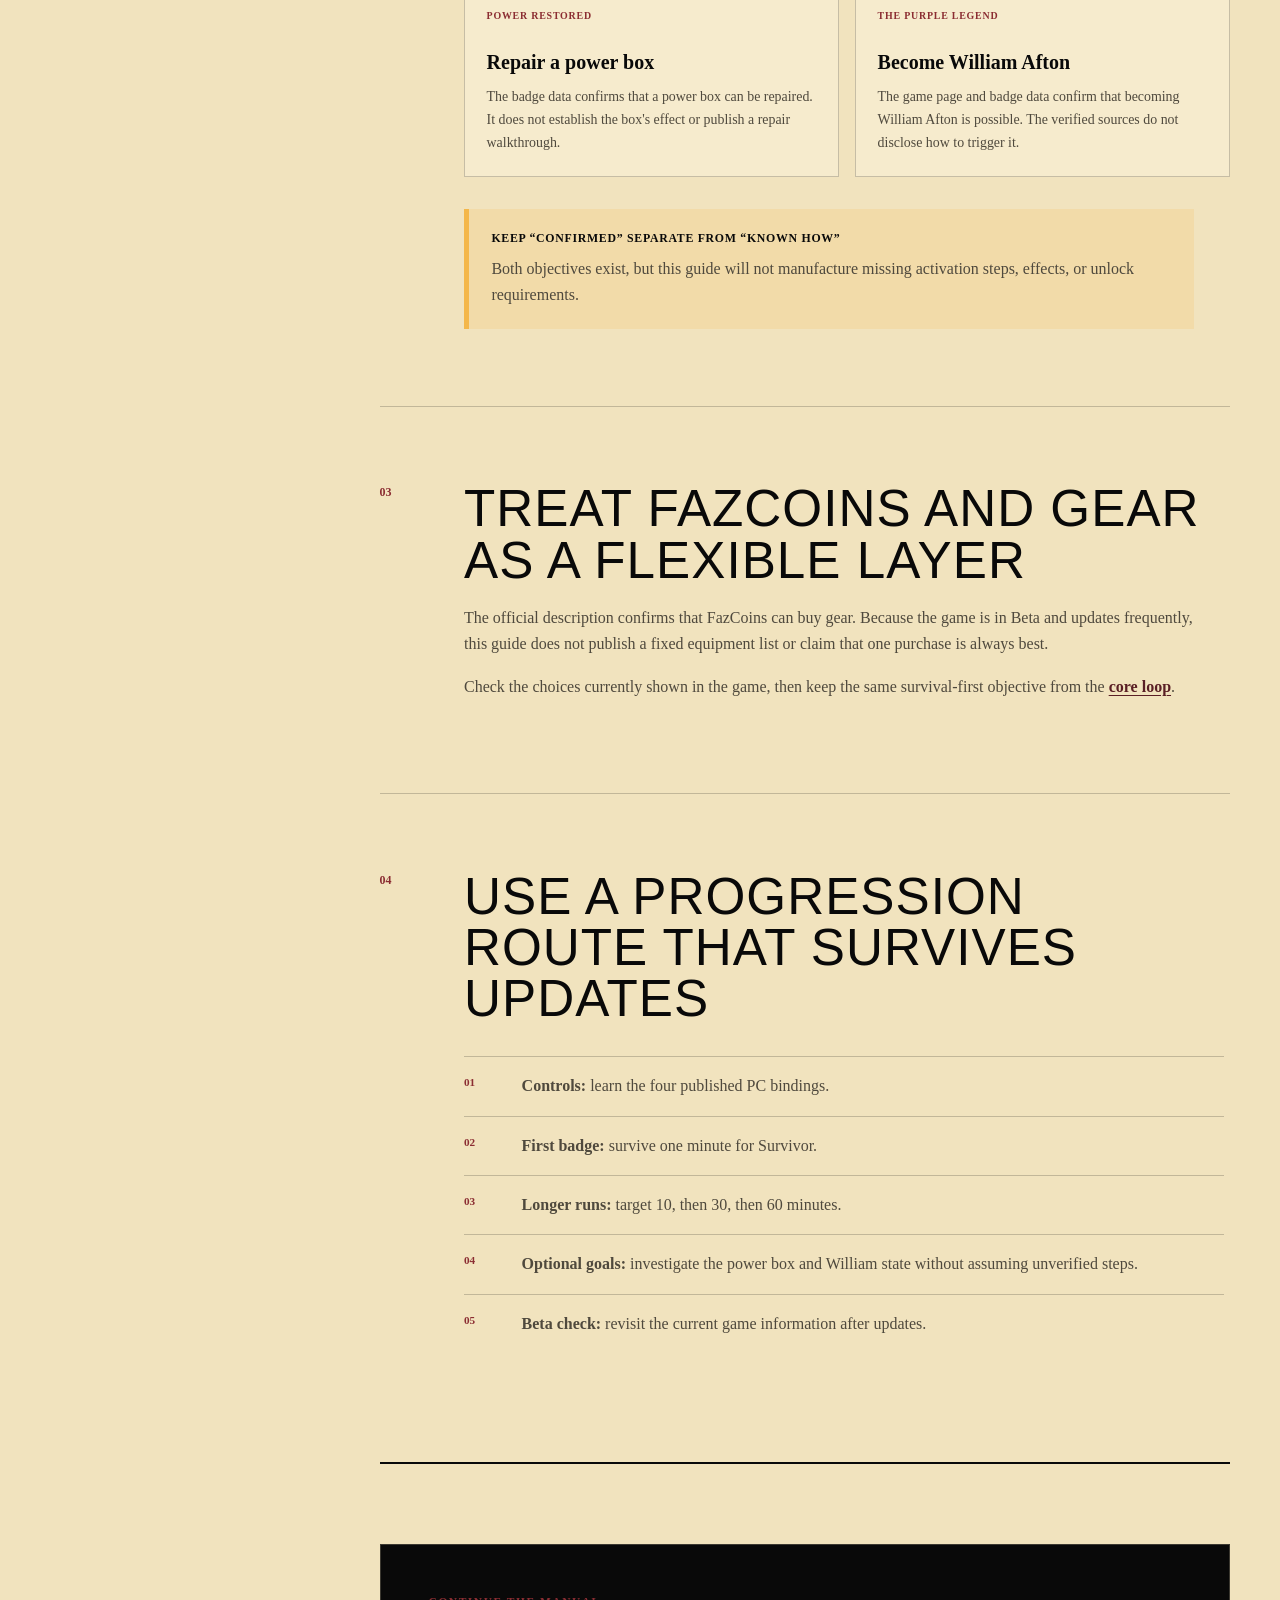
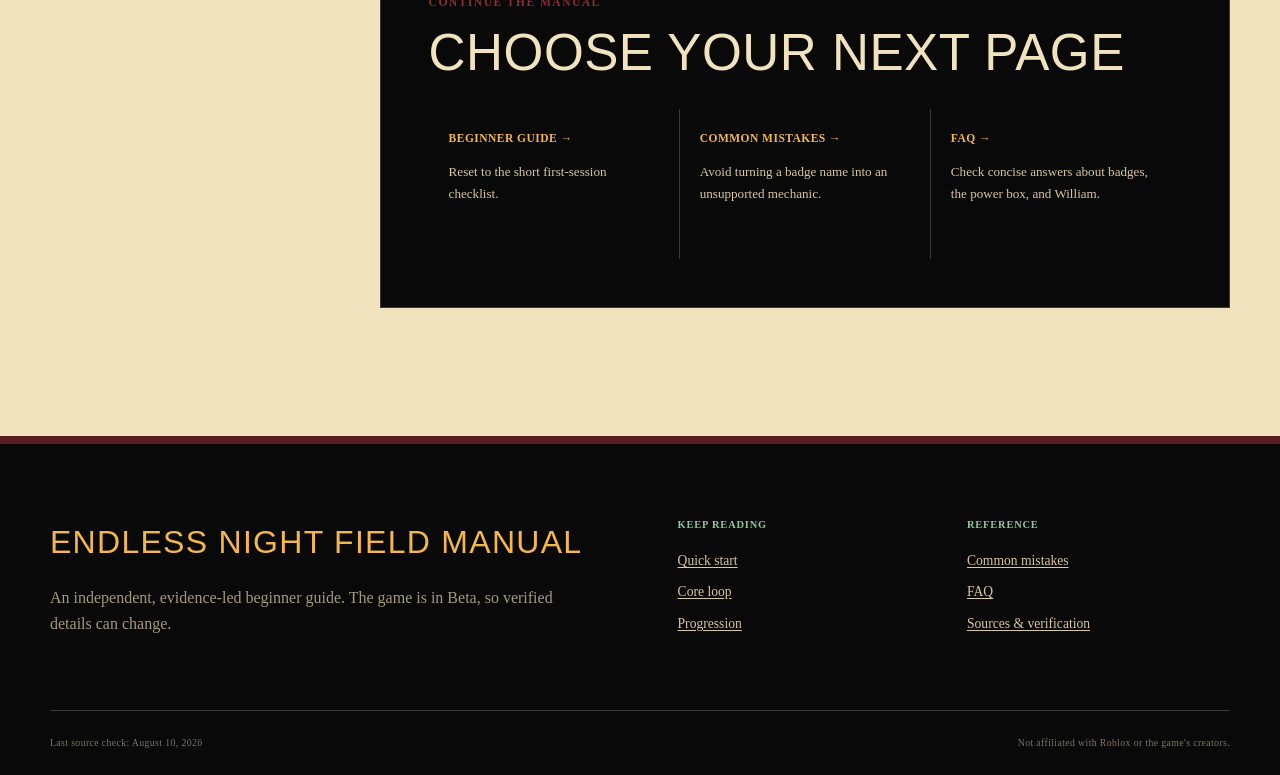
<file: progression/index.html>
<!DOCTYPE html><html lang="en"><head><meta charSet="utf-8"/><meta name="viewport" content="width=device-width, initial-scale=1"/><link rel="stylesheet" href="/_next/static/css/index.C1_CdNjM.css" data-rsc-css-href="/_next/static/css/index.C1_CdNjM.css" data-precedence="vite-rsc/importer-resources"/><title>Progression &amp; Badge Milestones | Endless Night Field Manual</title><meta name="description" content="Follow the verified 1, 10, 30, and 60 minute badges, then understand the confirmed power box and William Afton objectives without invented steps."/><meta name="application-name" content="Endless Night Field Manual"/><meta name="author" content="Endless Night Field Manual"/><link rel="author" href="https://theendlessnightwithfredbear.wiki"/><meta name="creator" content="Endless Night Field Manual"/><meta name="publisher" content="Endless Night Field Manual"/><meta name="category" content="games"/><meta property="og:title" content="Progression &amp; Badge Milestones"/><meta property="og:description" content="Follow the verified 1, 10, 30, and 60 minute badges, then understand the confirmed power box and William Afton objectives without invented steps."/><meta property="og:url" content="https://theendlessnightwithfredbear.wiki/progression/"/><meta property="og:site_name" content="Endless Night Field Manual"/><meta property="og:type" content="website"/><meta property="og:image" content="https://theendlessnightwithfredbear.wiki/og.png"/><meta property="og:image:width" content="1200"/><meta property="og:image:height" content="630"/><meta property="og:image:alt" content="The Endless Night with Fredbear beginner field manual"/><meta name="twitter:card" content="summary_large_image"/><meta name="twitter:title" content="Progression &amp; Badge Milestones"/><meta name="twitter:description" content="Follow the verified 1, 10, 30, and 60 minute badges, then understand the confirmed power box and William Afton objectives without invented steps."/><meta name="twitter:image" content="https://theendlessnightwithfredbear.wiki/og.png"/><link rel="canonical" href="https://theendlessnightwithfredbear.wiki/progression/"/><meta name="theme-color" content="#090909"/><meta name="color-scheme" content="dark"/>
<link rel="preload" href="/_next/static/_vinext_fonts/geist-8ac0455e797f/geist-98bbbccb.woff2" as="font" type="font/woff2" crossorigin />
<link rel="preload" href="/_next/static/_vinext_fonts/geist-mono-00e989178794/geist-mono-013b2f2f.woff2" as="font" type="font/woff2" crossorigin />
<style data-vinext-fonts>/* cyrillic-ext */
@font-face {
  font-family: 'Geist';
  font-style: normal;
  font-weight: 100 900;
  font-display: swap;
  src: url(/_next/static/_vinext_fonts/geist-8ac0455e797f/geist-ff2310f5.woff2) format('woff2');
  unicode-range: U+0460-052F, U+1C80-1C8A, U+20B4, U+2DE0-2DFF, U+A640-A69F, U+FE2E-FE2F;
}
/* cyrillic */
@font-face {
  font-family: 'Geist';
  font-style: normal;
  font-weight: 100 900;
  font-display: swap;
  src: url(/_next/static/_vinext_fonts/geist-8ac0455e797f/geist-875ccdd4.woff2) format('woff2');
  unicode-range: U+0301, U+0400-045F, U+0490-0491, U+04B0-04B1, U+2116;
}
/* vietnamese */
@font-face {
  font-family: 'Geist';
  font-style: normal;
  font-weight: 100 900;
  font-display: swap;
  src: url(/_next/static/_vinext_fonts/geist-8ac0455e797f/geist-52306abf.woff2) format('woff2');
  unicode-range: U+0102-0103, U+0110-0111, U+0128-0129, U+0168-0169, U+01A0-01A1, U+01AF-01B0, U+0300-0301, U+0303-0304, U+0308-0309, U+0323, U+0329, U+1EA0-1EF9, U+20AB;
}
/* latin-ext */
@font-face {
  font-family: 'Geist';
  font-style: normal;
  font-weight: 100 900;
  font-display: swap;
  src: url(/_next/static/_vinext_fonts/geist-8ac0455e797f/geist-001175b1.woff2) format('woff2');
  unicode-range: U+0100-02BA, U+02BD-02C5, U+02C7-02CC, U+02CE-02D7, U+02DD-02FF, U+0304, U+0308, U+0329, U+1D00-1DBF, U+1E00-1E9F, U+1EF2-1EFF, U+2020, U+20A0-20AB, U+20AD-20C0, U+2113, U+2C60-2C7F, U+A720-A7FF;
}
/* latin */
@font-face {
  font-family: 'Geist';
  font-style: normal;
  font-weight: 100 900;
  font-display: swap;
  src: url(/_next/static/_vinext_fonts/geist-8ac0455e797f/geist-98bbbccb.woff2) format('woff2');
  unicode-range: U+0000-00FF, U+0131, U+0152-0153, U+02BB-02BC, U+02C6, U+02DA, U+02DC, U+0304, U+0308, U+0329, U+2000-206F, U+20AC, U+2122, U+2191, U+2193, U+2212, U+2215, U+FEFF, U+FFFD;
}

@font-face {
  font-family: 'Geist Fallback';
  src: local("Arial");
  ascent-override: 95.94%;
  descent-override: 28.16%;
  line-gap-override: 0.00%;
  size-adjust: 104.76%;
}

.__font_geist_19ysh9d { font-family: 'Geist', 'Geist Fallback'; font-style: normal; }

.__variable_geist_19ysh9d { --font-geist-sans: 'Geist', 'Geist Fallback'; }

/* cyrillic-ext */
@font-face {
  font-family: 'Geist Mono';
  font-style: normal;
  font-weight: 100 900;
  font-display: swap;
  src: url(/_next/static/_vinext_fonts/geist-mono-00e989178794/geist-mono-f6b33328.woff2) format('woff2');
  unicode-range: U+0460-052F, U+1C80-1C8A, U+20B4, U+2DE0-2DFF, U+A640-A69F, U+FE2E-FE2F;
}
/* cyrillic */
@font-face {
  font-family: 'Geist Mono';
  font-style: normal;
  font-weight: 100 900;
  font-display: swap;
  src: url(/_next/static/_vinext_fonts/geist-mono-00e989178794/geist-mono-44e03052.woff2) format('woff2');
  unicode-range: U+0301, U+0400-045F, U+0490-0491, U+04B0-04B1, U+2116;
}
/* symbols2 */
@font-face {
  font-family: 'Geist Mono';
  font-style: normal;
  font-weight: 100 900;
  font-display: swap;
  src: url(/_next/static/_vinext_fonts/geist-mono-00e989178794/geist-mono-0638449e.woff2) format('woff2');
  unicode-range: U+2000-2001, U+2004-2008, U+200A, U+23B8-23BD, U+2500-259F;
}
/* vietnamese */
@font-face {
  font-family: 'Geist Mono';
  font-style: normal;
  font-weight: 100 900;
  font-display: swap;
  src: url(/_next/static/_vinext_fonts/geist-mono-00e989178794/geist-mono-971fb274.woff2) format('woff2');
  unicode-range: U+0102-0103, U+0110-0111, U+0128-0129, U+0168-0169, U+01A0-01A1, U+01AF-01B0, U+0300-0301, U+0303-0304, U+0308-0309, U+0323, U+0329, U+1EA0-1EF9, U+20AB;
}
/* latin-ext */
@font-face {
  font-family: 'Geist Mono';
  font-style: normal;
  font-weight: 100 900;
  font-display: swap;
  src: url(/_next/static/_vinext_fonts/geist-mono-00e989178794/geist-mono-44745446.woff2) format('woff2');
  unicode-range: U+0100-02BA, U+02BD-02C5, U+02C7-02CC, U+02CE-02D7, U+02DD-02FF, U+0304, U+0308, U+0329, U+1D00-1DBF, U+1E00-1E9F, U+1EF2-1EFF, U+2020, U+20A0-20AB, U+20AD-20C0, U+2113, U+2C60-2C7F, U+A720-A7FF;
}
/* latin */
@font-face {
  font-family: 'Geist Mono';
  font-style: normal;
  font-weight: 100 900;
  font-display: swap;
  src: url(/_next/static/_vinext_fonts/geist-mono-00e989178794/geist-mono-013b2f2f.woff2) format('woff2');
  unicode-range: U+0000-00FF, U+0131, U+0152-0153, U+02BB-02BC, U+02C6, U+02DA, U+02DC, U+0304, U+0308, U+0329, U+2000-206F, U+20AC, U+2122, U+2191, U+2193, U+2212, U+2215, U+FEFF, U+FFFD;
}

@font-face {
  font-family: 'Geist Mono Fallback';
  src: local("Arial");
  ascent-override: 74.67%;
  descent-override: 21.92%;
  line-gap-override: 0.00%;
  size-adjust: 134.59%;
}

.__font_geist_mono_1001rt9 { font-family: 'Geist Mono', 'Geist Mono Fallback'; font-style: normal; }

.__variable_geist_mono_1001rt9 { --font-geist-mono: 'Geist Mono', 'Geist Mono Fallback'; }
</style>
</head><body class="__variable_geist_19ysh9d __variable_geist_mono_1001rt9"><a class="skip-link" href="#main-content">Skip to guide</a><header class="site-header"><div class="header-inner"><a href="/" class="wordmark" aria-label="Endless Night Field Manual home"><span class="wordmark-light" aria-hidden="true"></span><span>ENDLESS NIGHT<small>FIELD MANUAL / BETA</small></span></a><nav class="desktop-nav" aria-label="Main navigation"><a href="/beginner-guide/">Quick Start</a><a href="/core-loop/">Core Loop</a><a href="/progression/">Progression</a><a href="/common-mistakes/">Mistakes</a><a href="/faq/">FAQ</a><a href="/sources/">Sources</a></nav><details class="mobile-menu"><summary>Manual</summary><nav aria-label="Mobile navigation"><a href="/">Home</a><a href="/beginner-guide/">Quick Start</a><a href="/core-loop/">Core Loop</a><a href="/progression/">Progression</a><a href="/common-mistakes/">Mistakes</a><a href="/faq/">FAQ</a><a href="/sources/">Sources</a></nav></details></div></header><main id="main-content"><div class="guide-layout page-shell"><aside class="guide-rail" aria-label="On this page"><span class="rail-signal">SIGNAL LOCKED</span><p>On this page</p><nav><a href="#survival-ladder"><span>01</span>Climb the verified survival ladder</a><a href="#side-objectives"><span>02</span>Recognize the two verified optional objectives</a><a href="#gear"><span>03</span>Treat FazCoins and gear as a flexible layer</a><a href="#route"><span>04</span>Use a progression route that survives updates</a></nav></aside><article class="guide-article"><header class="guide-hero"><a href="/" class="breadcrumb">← Field manual</a><span class="eyebrow">Progression / Tape 03</span><h1>Progress from one minute to living legend</h1><p>Start with four confirmed time milestones. Then explore the two verified optional objectives while keeping unknown mechanics clearly labeled as unknown.</p></header><div class="guide-sections"><section id="survival-ladder" class="manual-section"><div class="section-number">01</div><div><h2>Climb the verified survival ladder</h2><p>Use time as your first progression route. These badge names and durations come from Roblox&#x27;s official badge data for the game.</p><div class="progress-table" role="table" aria-label="Verified survival badges"><div class="progress-row progress-head" role="row"><span role="columnheader">Time</span><span role="columnheader">Badge</span><span role="columnheader">Use it as</span></div><div class="progress-row" role="row"><strong role="cell">1 MIN</strong><span role="cell">Survivor</span><span role="cell">A confirmed survival checkpoint</span></div><div class="progress-row" role="row"><strong role="cell">10 MIN</strong><span role="cell">Nightmare Escaper</span><span role="cell">A confirmed survival checkpoint</span></div><div class="progress-row" role="row"><strong role="cell">30 MIN</strong><span role="cell">Unbreakable Will</span><span role="cell">A confirmed survival checkpoint</span></div><div class="progress-row" role="row"><strong role="cell">60 MIN</strong><span role="cell">Living Legend</span><span role="cell">A confirmed survival checkpoint</span></div></div><p class="fine-print">“Nightmare Escaper” is a badge name. It is not evidence of a fixed exit or a single escape condition.</p></div></section><section id="side-objectives" class="manual-section"><div class="section-number">02</div><div><h2>Recognize the two verified optional objectives</h2><div class="objective-grid"><article><span>POWER RESTORED</span><h3>Repair a power box</h3><p>The badge data confirms that a power box can be repaired. It does not establish the box&#x27;s effect or publish a repair walkthrough.</p></article><article><span>THE PURPLE LEGEND</span><h3>Become William Afton</h3><p>The game page and badge data confirm that becoming William Afton is possible. The verified sources do not disclose how to trigger it.</p></article></div><div class="callout warning-callout"><strong>Keep “confirmed” separate from “known how”</strong><p>Both objectives exist, but this guide will not manufacture missing activation steps, effects, or unlock requirements.</p></div></div></section><section id="gear" class="manual-section"><div class="section-number">03</div><div><h2>Treat FazCoins and gear as a flexible layer</h2><p>The official description confirms that FazCoins can buy gear. Because the game is in Beta and updates frequently, this guide does not publish a fixed equipment list or claim that one purchase is always best.</p><p>Check the choices currently shown in the game, then keep the same survival-first objective from the<!-- --> <a href="/core-loop/" class="inline-link">core loop</a>.</p></div></section><section id="route" class="manual-section"><div class="section-number">04</div><div><h2>Use a progression route that survives updates</h2><ol class="route-list"><li><strong>Controls:</strong> learn the four published PC bindings.</li><li><strong>First badge:</strong> survive one minute for Survivor.</li><li><strong>Longer runs:</strong> target 10, then 30, then 60 minutes.</li><li><strong>Optional goals:</strong> investigate the power box and William state without assuming unverified steps.</li><li><strong>Beta check:</strong> revisit the current game information after updates.</li></ol></div></section></div><section class="next-reading" aria-labelledby="next-reading-title"><span class="eyebrow">Continue the manual</span><h2 id="next-reading-title">Choose your next page</h2><div class="next-grid"><a href="/beginner-guide/"><strong>Beginner Guide<!-- --> →</strong><span>Reset to the short first-session checklist.</span></a><a href="/common-mistakes/"><strong>Common Mistakes<!-- --> →</strong><span>Avoid turning a badge name into an unsupported mechanic.</span></a><a href="/faq/"><strong>FAQ<!-- --> →</strong><span>Check concise answers about badges, the power box, and William.</span></a></div></section></article></div></main><footer class="site-footer"><div class="footer-grid"><div><p class="footer-title">ENDLESS NIGHT FIELD MANUAL</p><p>An independent, evidence-led beginner guide. The game is in Beta, so verified details can change.</p></div><nav aria-label="Footer guide links"><p class="footer-label">Keep reading</p><a href="/beginner-guide/">Quick start</a><a href="/core-loop/">Core loop</a><a href="/progression/">Progression</a></nav><nav aria-label="Footer reference links"><p class="footer-label">Reference</p><a href="/common-mistakes/">Common mistakes</a><a href="/faq/">FAQ</a><a href="/sources/">Sources &amp; verification</a></nav></div><div class="footer-bottom"><span>Last source check: August 10, 2026</span><span>Not affiliated with Roblox or the game&#x27;s creators.</span></div></footer><script type="application/ld+json">[{"@context":"https://schema.org","@type":"WebSite","name":"Endless Night Field Manual","url":"https://theendlessnightwithfredbear.wiki","description":"A verified beginner guide to The Endless Night with Fredbear: learn the PC controls, survival loop, badge milestones, common mistakes, and Beta-safe next steps.","inLanguage":"en"},{"@context":"https://schema.org","@type":"VideoGame","name":"The Endless Night with Fredbear","url":"https://theendlessnightwithfredbear.wiki","sameAs":"https://www.roblox.com/games/107421525627908/The-Endless-Night-with-Fredbear","gamePlatform":"Roblox","description":"Explore an abandoned pizzeria and survive as long as possible while rules and deadly events can change."}]</script>  <!-- adsterra-code-handoff:artifact-runtime:start -->
  <script type="module" src="/adsterra/runtime.js" data-adsterra-artifact-runtime data-global-fallback="true"></script>
  <!-- adsterra-code-handoff:artifact-runtime:end -->
</body></html>
</file>
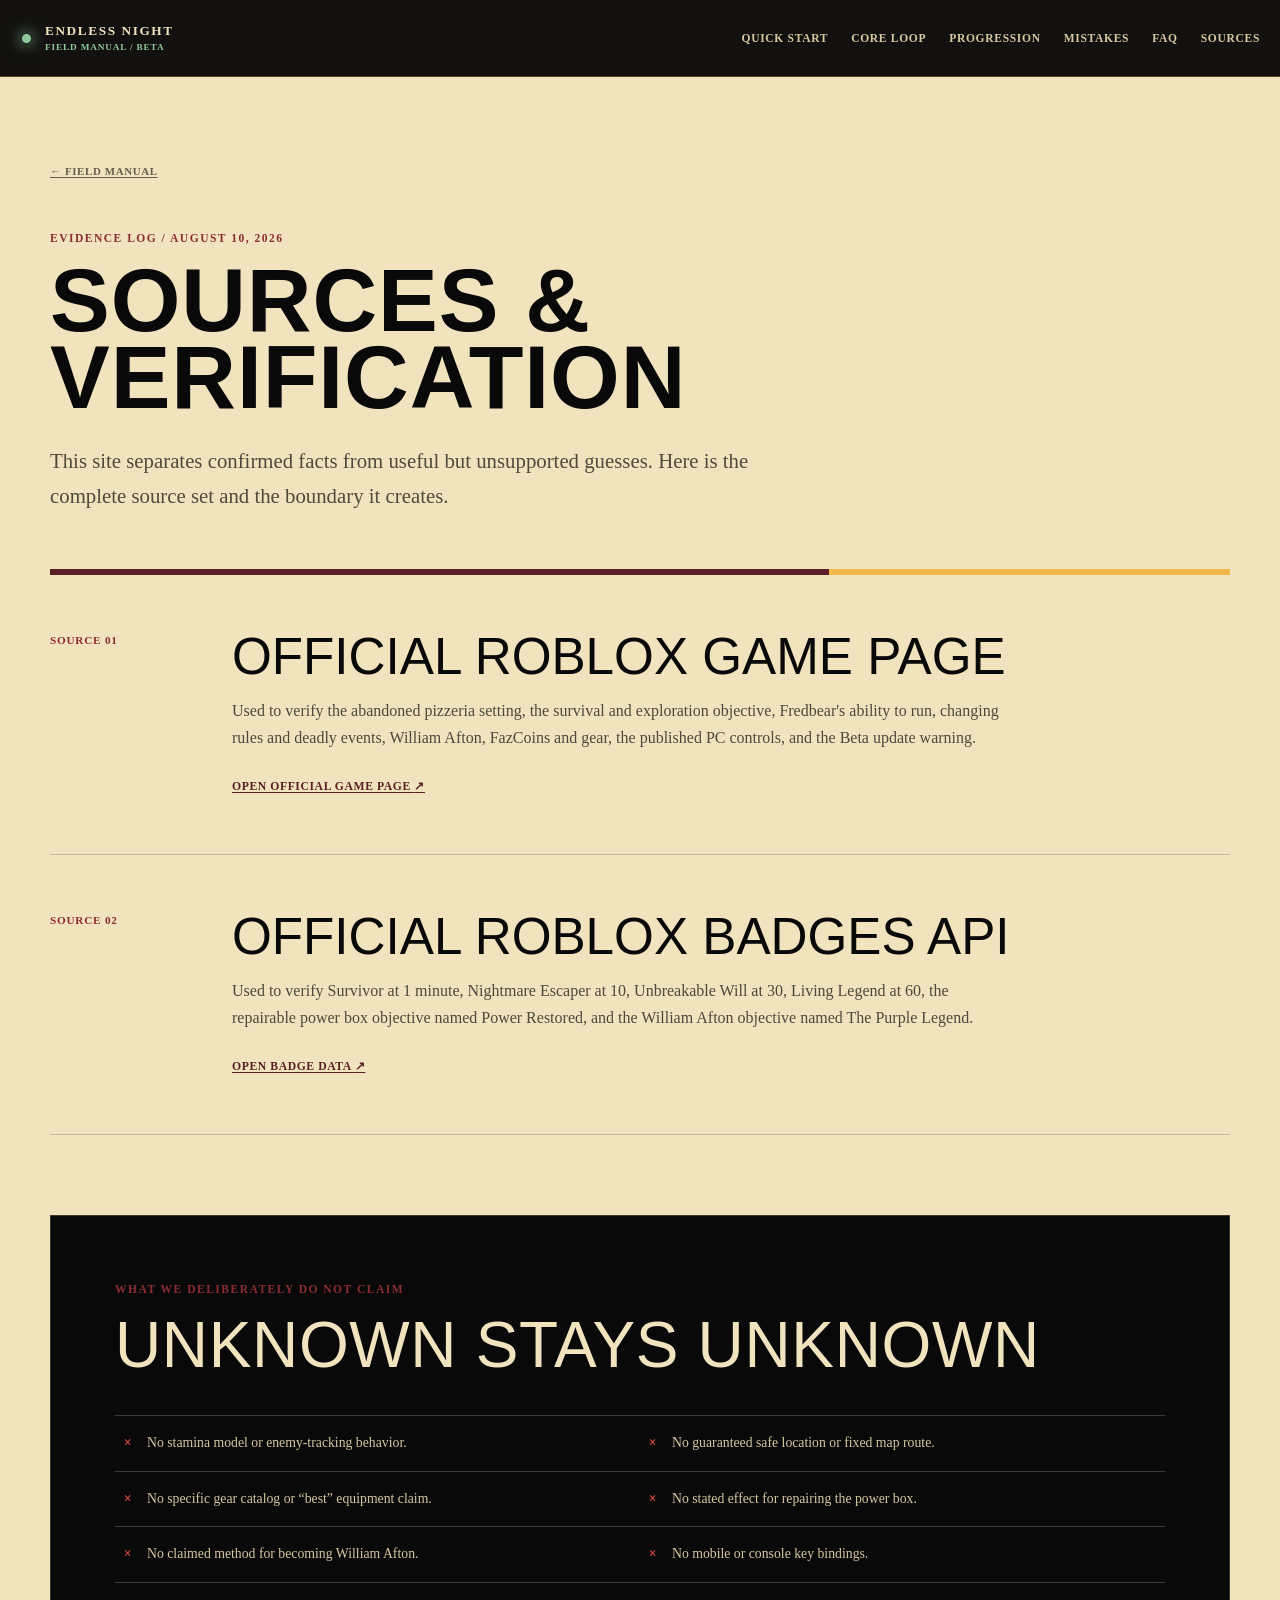
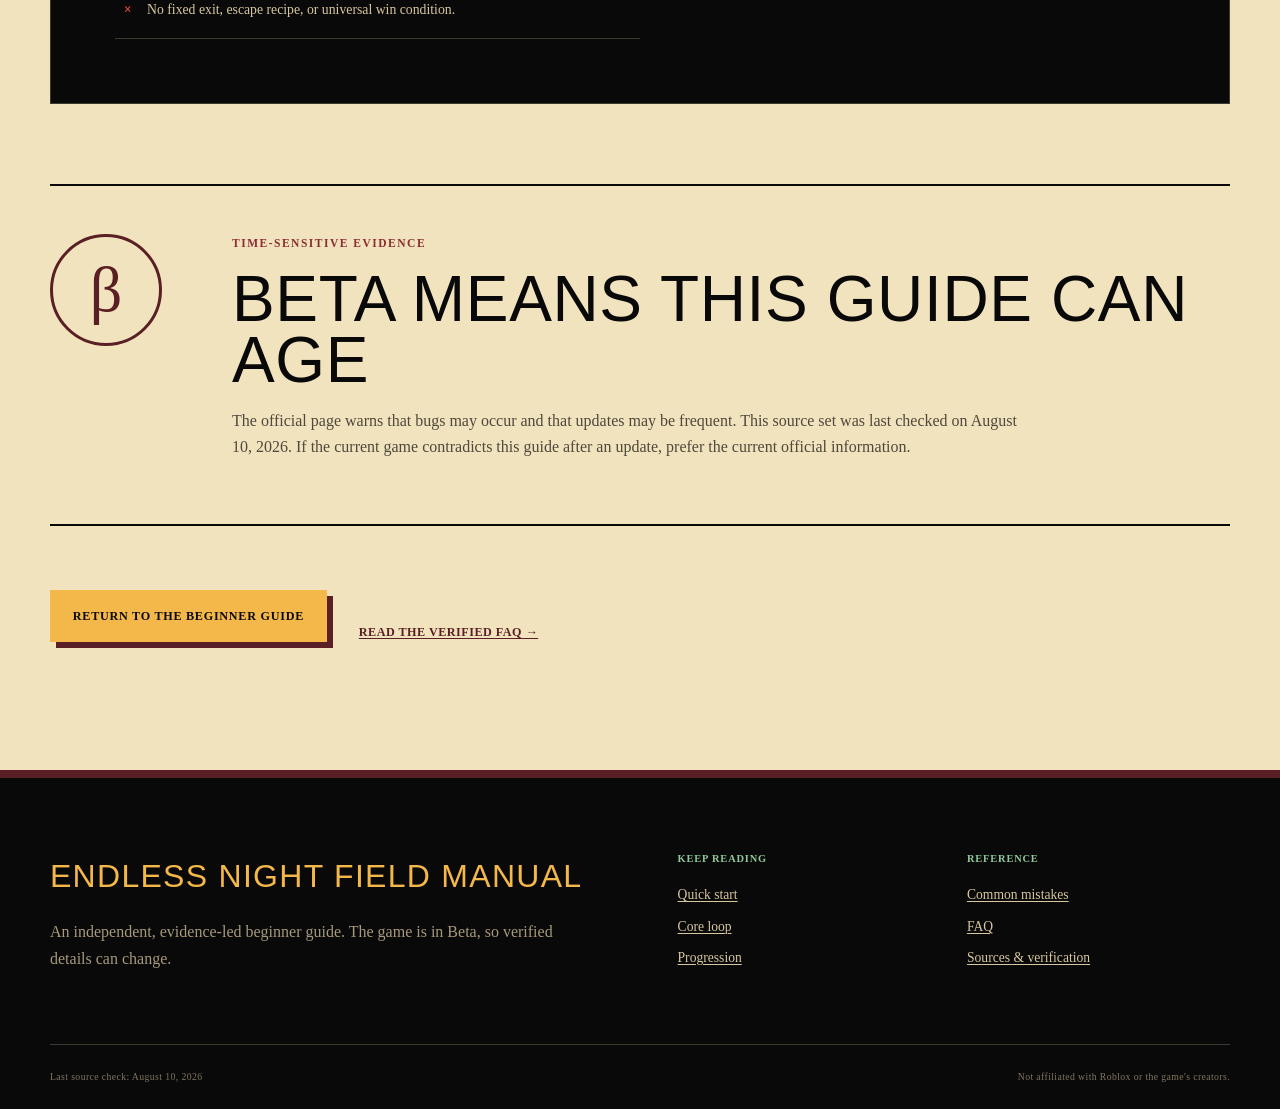
<file: sources/index.html>
<!DOCTYPE html><html lang="en"><head><meta charSet="utf-8"/><meta name="viewport" content="width=device-width, initial-scale=1"/><link rel="stylesheet" href="/_next/static/css/index.C1_CdNjM.css" data-rsc-css-href="/_next/static/css/index.C1_CdNjM.css" data-precedence="vite-rsc/importer-resources"/><title>Sources &amp; Verification | Endless Night Field Manual</title><meta name="description" content="Review the official game page and Roblox badge data used to verify this The Endless Night with Fredbear beginner guide."/><meta name="application-name" content="Endless Night Field Manual"/><meta name="author" content="Endless Night Field Manual"/><link rel="author" href="https://theendlessnightwithfredbear.wiki"/><meta name="creator" content="Endless Night Field Manual"/><meta name="publisher" content="Endless Night Field Manual"/><meta name="category" content="games"/><meta property="og:title" content="Sources &amp; Verification"/><meta property="og:description" content="Review the official game page and Roblox badge data used to verify this The Endless Night with Fredbear beginner guide."/><meta property="og:url" content="https://theendlessnightwithfredbear.wiki/sources/"/><meta property="og:site_name" content="Endless Night Field Manual"/><meta property="og:type" content="website"/><meta property="og:image" content="https://theendlessnightwithfredbear.wiki/og.png"/><meta property="og:image:width" content="1200"/><meta property="og:image:height" content="630"/><meta property="og:image:alt" content="The Endless Night with Fredbear beginner field manual"/><meta name="twitter:card" content="summary_large_image"/><meta name="twitter:title" content="Sources &amp; Verification"/><meta name="twitter:description" content="Review the official game page and Roblox badge data used to verify this The Endless Night with Fredbear beginner guide."/><meta name="twitter:image" content="https://theendlessnightwithfredbear.wiki/og.png"/><link rel="canonical" href="https://theendlessnightwithfredbear.wiki/sources/"/><meta name="theme-color" content="#090909"/><meta name="color-scheme" content="dark"/>
<link rel="preload" href="/_next/static/_vinext_fonts/geist-8ac0455e797f/geist-98bbbccb.woff2" as="font" type="font/woff2" crossorigin />
<link rel="preload" href="/_next/static/_vinext_fonts/geist-mono-00e989178794/geist-mono-013b2f2f.woff2" as="font" type="font/woff2" crossorigin />
<style data-vinext-fonts>/* cyrillic-ext */
@font-face {
  font-family: 'Geist';
  font-style: normal;
  font-weight: 100 900;
  font-display: swap;
  src: url(/_next/static/_vinext_fonts/geist-8ac0455e797f/geist-ff2310f5.woff2) format('woff2');
  unicode-range: U+0460-052F, U+1C80-1C8A, U+20B4, U+2DE0-2DFF, U+A640-A69F, U+FE2E-FE2F;
}
/* cyrillic */
@font-face {
  font-family: 'Geist';
  font-style: normal;
  font-weight: 100 900;
  font-display: swap;
  src: url(/_next/static/_vinext_fonts/geist-8ac0455e797f/geist-875ccdd4.woff2) format('woff2');
  unicode-range: U+0301, U+0400-045F, U+0490-0491, U+04B0-04B1, U+2116;
}
/* vietnamese */
@font-face {
  font-family: 'Geist';
  font-style: normal;
  font-weight: 100 900;
  font-display: swap;
  src: url(/_next/static/_vinext_fonts/geist-8ac0455e797f/geist-52306abf.woff2) format('woff2');
  unicode-range: U+0102-0103, U+0110-0111, U+0128-0129, U+0168-0169, U+01A0-01A1, U+01AF-01B0, U+0300-0301, U+0303-0304, U+0308-0309, U+0323, U+0329, U+1EA0-1EF9, U+20AB;
}
/* latin-ext */
@font-face {
  font-family: 'Geist';
  font-style: normal;
  font-weight: 100 900;
  font-display: swap;
  src: url(/_next/static/_vinext_fonts/geist-8ac0455e797f/geist-001175b1.woff2) format('woff2');
  unicode-range: U+0100-02BA, U+02BD-02C5, U+02C7-02CC, U+02CE-02D7, U+02DD-02FF, U+0304, U+0308, U+0329, U+1D00-1DBF, U+1E00-1E9F, U+1EF2-1EFF, U+2020, U+20A0-20AB, U+20AD-20C0, U+2113, U+2C60-2C7F, U+A720-A7FF;
}
/* latin */
@font-face {
  font-family: 'Geist';
  font-style: normal;
  font-weight: 100 900;
  font-display: swap;
  src: url(/_next/static/_vinext_fonts/geist-8ac0455e797f/geist-98bbbccb.woff2) format('woff2');
  unicode-range: U+0000-00FF, U+0131, U+0152-0153, U+02BB-02BC, U+02C6, U+02DA, U+02DC, U+0304, U+0308, U+0329, U+2000-206F, U+20AC, U+2122, U+2191, U+2193, U+2212, U+2215, U+FEFF, U+FFFD;
}

@font-face {
  font-family: 'Geist Fallback';
  src: local("Arial");
  ascent-override: 95.94%;
  descent-override: 28.16%;
  line-gap-override: 0.00%;
  size-adjust: 104.76%;
}

.__font_geist_19ysh9d { font-family: 'Geist', 'Geist Fallback'; font-style: normal; }

.__variable_geist_19ysh9d { --font-geist-sans: 'Geist', 'Geist Fallback'; }

/* cyrillic-ext */
@font-face {
  font-family: 'Geist Mono';
  font-style: normal;
  font-weight: 100 900;
  font-display: swap;
  src: url(/_next/static/_vinext_fonts/geist-mono-00e989178794/geist-mono-f6b33328.woff2) format('woff2');
  unicode-range: U+0460-052F, U+1C80-1C8A, U+20B4, U+2DE0-2DFF, U+A640-A69F, U+FE2E-FE2F;
}
/* cyrillic */
@font-face {
  font-family: 'Geist Mono';
  font-style: normal;
  font-weight: 100 900;
  font-display: swap;
  src: url(/_next/static/_vinext_fonts/geist-mono-00e989178794/geist-mono-44e03052.woff2) format('woff2');
  unicode-range: U+0301, U+0400-045F, U+0490-0491, U+04B0-04B1, U+2116;
}
/* symbols2 */
@font-face {
  font-family: 'Geist Mono';
  font-style: normal;
  font-weight: 100 900;
  font-display: swap;
  src: url(/_next/static/_vinext_fonts/geist-mono-00e989178794/geist-mono-0638449e.woff2) format('woff2');
  unicode-range: U+2000-2001, U+2004-2008, U+200A, U+23B8-23BD, U+2500-259F;
}
/* vietnamese */
@font-face {
  font-family: 'Geist Mono';
  font-style: normal;
  font-weight: 100 900;
  font-display: swap;
  src: url(/_next/static/_vinext_fonts/geist-mono-00e989178794/geist-mono-971fb274.woff2) format('woff2');
  unicode-range: U+0102-0103, U+0110-0111, U+0128-0129, U+0168-0169, U+01A0-01A1, U+01AF-01B0, U+0300-0301, U+0303-0304, U+0308-0309, U+0323, U+0329, U+1EA0-1EF9, U+20AB;
}
/* latin-ext */
@font-face {
  font-family: 'Geist Mono';
  font-style: normal;
  font-weight: 100 900;
  font-display: swap;
  src: url(/_next/static/_vinext_fonts/geist-mono-00e989178794/geist-mono-44745446.woff2) format('woff2');
  unicode-range: U+0100-02BA, U+02BD-02C5, U+02C7-02CC, U+02CE-02D7, U+02DD-02FF, U+0304, U+0308, U+0329, U+1D00-1DBF, U+1E00-1E9F, U+1EF2-1EFF, U+2020, U+20A0-20AB, U+20AD-20C0, U+2113, U+2C60-2C7F, U+A720-A7FF;
}
/* latin */
@font-face {
  font-family: 'Geist Mono';
  font-style: normal;
  font-weight: 100 900;
  font-display: swap;
  src: url(/_next/static/_vinext_fonts/geist-mono-00e989178794/geist-mono-013b2f2f.woff2) format('woff2');
  unicode-range: U+0000-00FF, U+0131, U+0152-0153, U+02BB-02BC, U+02C6, U+02DA, U+02DC, U+0304, U+0308, U+0329, U+2000-206F, U+20AC, U+2122, U+2191, U+2193, U+2212, U+2215, U+FEFF, U+FFFD;
}

@font-face {
  font-family: 'Geist Mono Fallback';
  src: local("Arial");
  ascent-override: 74.67%;
  descent-override: 21.92%;
  line-gap-override: 0.00%;
  size-adjust: 134.59%;
}

.__font_geist_mono_1001rt9 { font-family: 'Geist Mono', 'Geist Mono Fallback'; font-style: normal; }

.__variable_geist_mono_1001rt9 { --font-geist-mono: 'Geist Mono', 'Geist Mono Fallback'; }
</style>
</head><body class="__variable_geist_19ysh9d __variable_geist_mono_1001rt9"><a class="skip-link" href="#main-content">Skip to guide</a><header class="site-header"><div class="header-inner"><a href="/" class="wordmark" aria-label="Endless Night Field Manual home"><span class="wordmark-light" aria-hidden="true"></span><span>ENDLESS NIGHT<small>FIELD MANUAL / BETA</small></span></a><nav class="desktop-nav" aria-label="Main navigation"><a href="/beginner-guide/">Quick Start</a><a href="/core-loop/">Core Loop</a><a href="/progression/">Progression</a><a href="/common-mistakes/">Mistakes</a><a href="/faq/">FAQ</a><a href="/sources/">Sources</a></nav><details class="mobile-menu"><summary>Manual</summary><nav aria-label="Mobile navigation"><a href="/">Home</a><a href="/beginner-guide/">Quick Start</a><a href="/core-loop/">Core Loop</a><a href="/progression/">Progression</a><a href="/common-mistakes/">Mistakes</a><a href="/faq/">FAQ</a><a href="/sources/">Sources</a></nav></details></div></header><main id="main-content"><div class="page-shell sources-page"><header class="guide-hero"><a href="/" class="breadcrumb">← Field manual</a><span class="eyebrow">Evidence log / August 10, 2026</span><h1>Sources &amp; verification</h1><p>This site separates confirmed facts from useful but unsupported guesses. Here is the complete source set and the boundary it creates.</p></header><section class="source-card" aria-labelledby="source-game-title"><div class="source-index">SOURCE 01</div><div><h2 id="source-game-title">Official Roblox game page</h2><p>Used to verify the abandoned pizzeria setting, the survival and exploration objective, Fredbear&#x27;s ability to run, changing rules and deadly events, William Afton, FazCoins and gear, the published PC controls, and the Beta update warning.</p><a href="https://www.roblox.com/games/107421525627908/The-Endless-Night-with-Fredbear" rel="noopener noreferrer">Open official game page <span aria-hidden="true">↗</span></a></div></section><section class="source-card" aria-labelledby="source-badges-title"><div class="source-index">SOURCE 02</div><div><h2 id="source-badges-title">Official Roblox badges API</h2><p>Used to verify Survivor at 1 minute, Nightmare Escaper at 10, Unbreakable Will at 30, Living Legend at 60, the repairable power box objective named Power Restored, and the William Afton objective named The Purple Legend.</p><a href="https://badges.roblox.com/v1/universes/10192482456/badges?limit=100&amp;sortOrder=Asc" rel="noopener noreferrer">Open badge data <span aria-hidden="true">↗</span></a></div></section><section class="evidence-boundary" aria-labelledby="boundary-title"><span class="eyebrow">What we deliberately do not claim</span><h2 id="boundary-title">Unknown stays unknown</h2><div class="boundary-grid"><p>No stamina model or enemy-tracking behavior.</p><p>No guaranteed safe location or fixed map route.</p><p>No specific gear catalog or “best” equipment claim.</p><p>No stated effect for repairing the power box.</p><p>No claimed method for becoming William Afton.</p><p>No mobile or console key bindings.</p><p>No fixed exit, escape recipe, or universal win condition.</p></div></section><section class="beta-note" aria-labelledby="beta-title"><div class="beta-mark" aria-hidden="true">β</div><div><span class="eyebrow">Time-sensitive evidence</span><h2 id="beta-title">Beta means this guide can age</h2><p>The official page warns that bugs may occur and that updates may be frequent. This source set was last checked on August 10, 2026. If the current game contradicts this guide after an update, prefer the current official information.</p></div></section><div class="sources-return"><a href="/beginner-guide/" class="button button-primary">Return to the Beginner Guide</a><a href="/faq/" class="text-link">Read the verified FAQ →</a></div></div></main><footer class="site-footer"><div class="footer-grid"><div><p class="footer-title">ENDLESS NIGHT FIELD MANUAL</p><p>An independent, evidence-led beginner guide. The game is in Beta, so verified details can change.</p></div><nav aria-label="Footer guide links"><p class="footer-label">Keep reading</p><a href="/beginner-guide/">Quick start</a><a href="/core-loop/">Core loop</a><a href="/progression/">Progression</a></nav><nav aria-label="Footer reference links"><p class="footer-label">Reference</p><a href="/common-mistakes/">Common mistakes</a><a href="/faq/">FAQ</a><a href="/sources/">Sources &amp; verification</a></nav></div><div class="footer-bottom"><span>Last source check: August 10, 2026</span><span>Not affiliated with Roblox or the game&#x27;s creators.</span></div></footer><script type="application/ld+json">[{"@context":"https://schema.org","@type":"WebSite","name":"Endless Night Field Manual","url":"https://theendlessnightwithfredbear.wiki","description":"A verified beginner guide to The Endless Night with Fredbear: learn the PC controls, survival loop, badge milestones, common mistakes, and Beta-safe next steps.","inLanguage":"en"},{"@context":"https://schema.org","@type":"VideoGame","name":"The Endless Night with Fredbear","url":"https://theendlessnightwithfredbear.wiki","sameAs":"https://www.roblox.com/games/107421525627908/The-Endless-Night-with-Fredbear","gamePlatform":"Roblox","description":"Explore an abandoned pizzeria and survive as long as possible while rules and deadly events can change."}]</script></body></html>
</file>
<file: _next/static/css/index.C1_CdNjM.css>
:root{--ink:#090909;--ink-soft:#151313;--cream:#f1e3be;--cream-deep:#d8c79f;--paper:#fff9e9;--maroon:#5a1f25;--maroon-bright:#8b2d32;--amber:#f4b74a;--green:#90c99b;--red:#e04c43;--line-dark:#09090933;--line-light:#f1e3be38;--font-body:var(--font-geist-sans), Arial, sans-serif;--font-mono:var(--font-geist-mono), "Courier New", monospace;--font-display:Impact, Haettenschweiler, "Arial Narrow Bold", sans-serif}*{box-sizing:border-box}html{scroll-behavior:smooth;scroll-padding-top:7rem}body{background:var(--cream);color:var(--ink);font-family:var(--font-body);-webkit-font-smoothing:antialiased;margin:0;font-size:16px;line-height:1.65}a{color:inherit;text-underline-offset:.18em;text-decoration-thickness:.08em}button,summary,a{-webkit-tap-highlight-color:transparent}:focus-visible{outline:3px solid var(--amber);outline-offset:4px}.skip-link{z-index:100;background:var(--amber);color:var(--ink);font-family:var(--font-mono);padding:.65rem 1rem;font-weight:800;position:fixed;top:.75rem;left:.75rem;transform:translateY(-160%)}.skip-link:focus{transform:translateY(0)}.page-shell{width:min(1180px,100% - 40px);margin-inline:auto}.site-header{z-index:50;color:var(--cream);-webkit-backdrop-filter:blur(14px);backdrop-filter:blur(14px);background:#090909f5;border-bottom:1px solid #f4b74a52;position:sticky;top:0}.header-inner{justify-content:space-between;align-items:center;gap:2rem;width:min(1320px,100% - 40px);min-height:76px;margin-inline:auto;display:flex}.wordmark{color:var(--cream);font-family:var(--font-mono);letter-spacing:.12em;align-items:center;gap:.75rem;font-size:.83rem;font-weight:900;line-height:1.05;text-decoration:none;display:inline-flex}.wordmark small{color:var(--green);letter-spacing:.09em;margin-top:.32rem;font-size:.58rem;font-weight:600;display:block}.wordmark-light{background:var(--green);border:2px solid #243128;border-radius:50%;width:13px;height:13px;box-shadow:0 0 14px #90c99bb8}.desktop-nav{font-family:var(--font-mono);letter-spacing:.06em;text-transform:uppercase;align-items:center;gap:clamp(.75rem,1.8vw,1.7rem);font-size:.72rem;font-weight:700;display:flex}.desktop-nav a{color:var(--cream-deep);text-decoration:none;position:relative}.desktop-nav a:after{content:"";background:var(--amber);transform-origin:100%;height:2px;transition:transform .16s;position:absolute;bottom:-.45rem;left:0;right:0;transform:scaleX(0)}.desktop-nav a:hover{color:var(--paper)}.desktop-nav a:hover:after{transform-origin:0;transform:scaleX(1)}.mobile-menu{font-family:var(--font-mono);display:none;position:relative}.mobile-menu summary{border:1px solid var(--line-light);color:var(--cream);cursor:pointer;letter-spacing:.08em;text-transform:uppercase;padding:.5rem .7rem;font-size:.72rem;font-weight:800;list-style:none}.mobile-menu summary::-webkit-details-marker{display:none}.mobile-menu nav{border:1px solid var(--amber);background:var(--ink);width:220px;box-shadow:8px 8px 0 var(--maroon);position:absolute;top:calc(100% + .75rem);right:0}.mobile-menu nav a{border-bottom:1px solid var(--line-light);color:var(--cream);padding:.72rem .9rem;font-size:.78rem;text-decoration:none;display:block}.home-hero{border-bottom:8px solid var(--maroon);min-height:720px;color:var(--cream);background:radial-gradient(circle at 72% 26%,#5a1f25bd,#0000 26%),linear-gradient(115deg,#080808 0 56%,#191112 100%);place-items:center;display:grid;position:relative;overflow:hidden}.home-hero:after{content:"";opacity:.32;background:linear-gradient(45deg, var(--cream) 25%, transparent 25% 75%, var(--cream) 75%) 0 0 / 20px 20px, linear-gradient(45deg, var(--cream) 25%, transparent 25% 75%, var(--cream) 75%) 10px 10px / 20px 20px;height:20px;position:absolute;inset:auto 0 0}.hero-noise{pointer-events:none;opacity:.16;background:repeating-linear-gradient(#0000 0 3px,#ffffff1c 4px,#0000 5px);position:absolute;inset:0}.hero-grid{z-index:1;grid-template-columns:minmax(0,1.08fr) minmax(390px,.72fr);align-items:center;gap:clamp(2.5rem,6vw,6.5rem);padding-block:6rem 7rem;display:grid;position:relative}.eyebrow{color:var(--maroon-bright);font-family:var(--font-mono);letter-spacing:.13em;text-transform:uppercase;margin-bottom:1rem;font-size:.72rem;font-weight:900;display:block}.home-hero .eyebrow,.milestone-section .eyebrow,.final-cta .eyebrow,.site-footer .eyebrow{color:var(--amber)}.hero-copy h1,.guide-hero h1{font-family:var(--font-display);letter-spacing:.01em;text-transform:uppercase;margin:0;font-size:clamp(4rem,8.5vw,7.9rem);font-weight:900;line-height:.86}.hero-copy h1 strong{color:var(--amber);font-weight:inherit;text-shadow:5px 5px 0 var(--maroon);display:block}.hero-lead{max-width:720px;color:var(--cream-deep);margin:2rem 0 0;font-size:clamp(1rem,1.5vw,1.24rem);line-height:1.65}.hero-lead em{color:var(--paper);font-style:normal;font-weight:750}.hero-actions{flex-wrap:wrap;gap:.85rem;margin-top:2.1rem;display:flex}.button{min-height:52px;font-family:var(--font-mono);letter-spacing:.06em;text-transform:uppercase;border:2px solid #0000;justify-content:center;align-items:center;padding:.8rem 1.3rem;font-size:.76rem;font-weight:900;text-decoration:none;transition:transform .15s,box-shadow .15s,background .15s;display:inline-flex}.button:hover{transform:translate(-2px,-2px)}.button-primary{border-color:var(--amber);background:var(--amber);color:var(--ink);box-shadow:6px 6px 0 var(--maroon)}.button-primary:hover{box-shadow:8px 8px 0 var(--maroon)}.button-secondary{color:var(--cream);border-color:#f1e3be99}.button-secondary:hover{background:#f1e3be14}.evidence-note{color:#9a8f75;font-family:var(--font-mono);letter-spacing:.04em;margin:1.3rem 0 0;font-size:.67rem}.quick-card{background:linear-gradient(#90c99b09,#90c99b09),#0c100d;border:1px solid #90c99b94;padding:clamp(1.3rem,3vw,2rem);position:relative;box-shadow:14px 14px #5a1f25cc,inset 0 0 42px #90c99b0e}.quick-card:before,.quick-card:after{content:"";border:1px solid #90c99b66;border-radius:50%;width:10px;height:10px;position:absolute}.quick-card:before{top:9px;left:9px}.quick-card:after{bottom:9px;right:9px}.quick-card-top{color:var(--green);font-family:var(--font-mono);letter-spacing:.1em;border-bottom:1px solid #90c99b3b;justify-content:space-between;align-items:center;padding-bottom:.8rem;font-size:.63rem;font-weight:700;display:flex}.recording{color:#f07169;align-items:center;gap:.4rem;display:inline-flex}.recording i{background:var(--red);width:7px;height:7px;box-shadow:0 0 8px var(--red);border-radius:50%;animation:1.3s step-end infinite pulse}.quick-card h2{color:var(--paper);margin:1.25rem 0 1.1rem;font-size:clamp(1.35rem,2vw,1.8rem);line-height:1.15}.quick-steps{margin:0;padding:0;list-style:none}.quick-steps li{border-top:1px solid #90c99b26;grid-template-columns:34px 1fr;gap:.8rem;padding:.95rem 0;display:grid}.quick-steps li>span{color:var(--green);font-family:var(--font-mono);font-size:.7rem;font-weight:800}.quick-steps p{color:#b7c5b8;margin:0;font-size:.88rem;line-height:1.5}.quick-steps strong{color:var(--paper)}@keyframes pulse{50%{opacity:.3}}.control-strip{background:var(--maroon);color:var(--cream);border-bottom:1px solid #f1e3be3d}.controls-inner{grid-template-columns:.72fr 1.6fr;align-items:center;gap:3rem;padding-block:2.3rem;display:grid}.controls-inner .eyebrow{color:var(--amber);margin-bottom:.25rem}.controls-inner h2{font-family:var(--font-display);letter-spacing:.02em;text-transform:uppercase;margin:0;font-size:clamp(1.7rem,3vw,2.7rem);font-weight:400;line-height:1}.key-grid{grid-template-columns:repeat(4,1fr);gap:.65rem;margin:0;display:grid}.key-grid div{background:#09090938;border:1px solid #f1e3be52;padding:.85rem .85rem .75rem}.key-grid dt{color:var(--amber);font-family:var(--font-mono);font-size:.85rem;font-weight:900}.key-grid dd{color:var(--cream-deep);margin:.25rem 0 0;font-size:.74rem}.home-section{padding-block:clamp(5rem,9vw,8rem)}.section-heading{margin-bottom:3rem}.split-heading{grid-template-columns:1.1fr .75fr;align-items:end;gap:4rem;display:grid}.section-heading h2,.final-cta h2,.next-reading h2,.faq-links h2,.evidence-boundary h2,.beta-note h2{font-family:var(--font-display);letter-spacing:.01em;text-transform:uppercase;margin:0;font-size:clamp(2.7rem,5vw,5.1rem);font-weight:400;line-height:.96}.section-heading>p{color:#50493d;margin:0}.loop-grid{border-top:2px solid var(--ink);border-bottom:2px solid var(--ink);grid-template-columns:repeat(4,1fr);display:grid}.loop-grid article{border-right:1px solid var(--line-dark);min-height:260px;padding:1.5rem 1.3rem;position:relative}.loop-grid article:last-child{border-right:0}.loop-grid article>span{color:var(--maroon-bright);font-family:var(--font-mono);font-size:.7rem;font-weight:900;display:block}.loop-grid h3{font-family:var(--font-display);letter-spacing:.04em;margin:2.8rem 0 .6rem;font-size:2.2rem;font-weight:400;line-height:1}.loop-grid p{color:#5b5142;margin:0;font-size:.9rem}.text-link,.inline-link{color:var(--maroon);font-weight:800}.text-link{font-family:var(--font-mono);letter-spacing:.04em;text-transform:uppercase;margin-top:2rem;font-size:.76rem;display:inline-block}.milestone-section{border-block:8px solid var(--maroon);background:linear-gradient(#ffffff06 50%, transparent 50%) 0 0 / 100% 6px, var(--ink);color:var(--cream);padding-block:clamp(5rem,9vw,8rem);position:relative;overflow:hidden}.milestone-section .section-heading>p{color:var(--cream-deep)}.badge-grid{grid-template-columns:repeat(4,1fr);gap:1rem;display:grid}.badge-grid article{border:1px solid var(--line-light);background:#f1e3be06;padding:1.4rem}.clock-face{border:2px solid var(--amber);width:104px;height:104px;box-shadow:inset 0 0 0 6px var(--ink), inset 0 0 0 7px #f4b74a4d;text-align:center;background:linear-gradient(90deg,#0000 49%,#f4b74a2e 50%,#0000 51%),linear-gradient(#0000 49%,#f4b74a2e 50%,#0000 51%);border-radius:50%;place-content:center;margin-bottom:2rem;display:grid}.clock-face span{font-family:var(--font-display);font-size:2.7rem;line-height:.8}.clock-face small{color:var(--amber);font-family:var(--font-mono);letter-spacing:.14em;margin-top:.35rem;font-size:.55rem;font-weight:900}.badge-grid h3{color:var(--paper);margin:0;font-size:1.08rem;line-height:1.2}.badge-grid p{color:#b3a689;margin:.75rem 0 0;font-size:.82rem}.light-link{color:var(--amber)}.manual-grid{grid-template-columns:repeat(3,1fr);gap:1rem;display:grid}.manual-card{border:1px solid var(--line-dark);min-height:270px;color:var(--ink);background:#fff9e952;flex-direction:column;padding:1.5rem;text-decoration:none;transition:transform .16s,box-shadow .16s,background .16s;display:flex}.manual-card:hover{background:var(--paper);box-shadow:8px 8px 0 var(--maroon);transform:translate(-3px,-3px)}.manual-card.featured{border-color:var(--maroon);background:var(--maroon);color:var(--cream)}.manual-card>span{color:var(--maroon-bright);font-family:var(--font-mono);letter-spacing:.1em;font-size:.64rem;font-weight:900}.manual-card.featured>span{color:var(--amber)}.manual-card h3{font-family:var(--font-display);letter-spacing:.03em;text-transform:uppercase;margin:2.5rem 0 .65rem;font-size:2.1rem;font-weight:400;line-height:1}.manual-card p{color:#655b4b;margin:0 0 1.2rem;font-size:.9rem}.manual-card.featured p{color:var(--cream-deep)}.manual-card strong{font-family:var(--font-mono);letter-spacing:.06em;text-transform:uppercase;margin-top:auto;font-size:.68rem}.final-cta{border:1px solid var(--line-light);background:repeating-linear-gradient(0deg, transparent 0 4px, #ffffff06 4px 5px), var(--ink);color:var(--cream);text-align:center;box-shadow:12px 12px 0 var(--maroon);margin-bottom:7rem;padding:clamp(2rem,5vw,4.3rem)}.final-cta h2{max-width:850px;margin-inline:auto}.final-cta p{max-width:690px;color:var(--cream-deep);margin:1.4rem auto 2rem}.guide-layout{grid-template-columns:240px minmax(0,1fr);gap:clamp(3rem,7vw,7rem);padding-block:5rem 8rem;display:grid}.guide-rail{border-top:3px solid var(--ink);align-self:start;padding-top:1rem;position:sticky;top:110px}.rail-signal{color:#32623e;font-family:var(--font-mono);letter-spacing:.09em;align-items:center;gap:.4rem;font-size:.61rem;font-weight:900;display:inline-flex}.rail-signal:before{content:"";background:#3f8c50;border-radius:50%;width:7px;height:7px}.guide-rail>p{font-family:var(--font-mono);letter-spacing:.08em;text-transform:uppercase;margin:1.5rem 0 .65rem;font-size:.67rem;font-weight:900}.guide-rail nav{display:grid}.guide-rail nav a{border-top:1px solid var(--line-dark);color:#4d463b;grid-template-columns:25px 1fr;gap:.5rem;padding:.72rem 0;font-size:.78rem;line-height:1.3;text-decoration:none;display:grid}.guide-rail nav a span{color:var(--maroon-bright);font-family:var(--font-mono);font-size:.64rem;font-weight:900}.guide-rail nav a:hover{color:var(--maroon)}.guide-hero{border-bottom:6px solid var(--maroon);padding:0 0 3.5rem;position:relative}.guide-hero:after{content:"";background:var(--amber);width:34%;height:6px;position:absolute;bottom:-6px;right:0}.breadcrumb{color:#675e4d;font-family:var(--font-mono);letter-spacing:.06em;text-transform:uppercase;margin-bottom:3rem;font-size:.68rem;font-weight:800;display:inline-block}.guide-hero .eyebrow{margin-bottom:.85rem}.guide-hero h1{max-width:850px;color:var(--ink);font-size:clamp(3.4rem,7vw,7rem)}.guide-hero>p{color:#514a3d;max-width:760px;margin:1.8rem 0 0;font-size:clamp(1.05rem,1.8vw,1.3rem);line-height:1.65}.guide-sections{border-bottom:2px solid var(--ink)}.manual-section{border-top:1px solid var(--line-dark);grid-template-columns:62px minmax(0,1fr);gap:1.4rem;padding-block:clamp(3.3rem,6vw,5.2rem);display:grid}.manual-section:first-child{border-top:0}.section-number{color:var(--maroon-bright);font-family:var(--font-mono);font-size:.75rem;font-weight:900}.manual-section h2{max-width:760px;font-family:var(--font-display);letter-spacing:.02em;text-transform:uppercase;margin:0 0 1.2rem;font-size:clamp(2.2rem,4vw,3.9rem);font-weight:400;line-height:1}.manual-section p{color:#4f493d;max-width:730px}.callout{border-left:5px solid var(--green);background:#90c99b29;max-width:730px;margin-top:2rem;padding:1.25rem 1.4rem}.callout strong{font-family:var(--font-mono);letter-spacing:.06em;text-transform:uppercase;font-size:.74rem;display:block}.callout p{margin:.45rem 0 0}.warning-callout{border-left-color:var(--amber);background:#f4b74a2e}.control-list{grid-template-columns:1fr 1fr;gap:.75rem;max-width:680px;margin:1.8rem 0;display:grid}.control-list div{border:1px solid var(--line-dark);background:#fff9e959;align-items:center;gap:1rem;padding:.8rem;display:flex}.control-list dt{border:2px solid var(--ink);background:var(--ink);min-width:88px;color:var(--amber);font-family:var(--font-mono);text-align:center;box-shadow:0 3px 0 var(--maroon);border-radius:4px;padding:.38rem .55rem;font-size:.73rem;font-weight:900}.control-list dd{margin:0;font-weight:750}.fine-print{font-size:.82rem;font-style:italic}.checklist,.route-list,.mistake-list{max-width:760px;margin:2rem 0;padding:0;list-style:none}.checklist li{border-top:1px solid var(--line-dark);grid-template-columns:42px 1fr;gap:1rem;padding:1.1rem 0;display:grid}.checklist li>span{background:var(--maroon);width:34px;height:34px;color:var(--cream);font-family:var(--font-mono);border-radius:50%;place-items:center;font-size:.68rem;font-weight:900;display:grid}.checklist p{margin:.2rem 0 0}.milestone-line{border-block:2px solid var(--ink);grid-template-columns:repeat(4,1fr);max-width:760px;margin:2rem 0;display:grid}.milestone-line span{border-right:1px solid var(--line-dark);padding:1rem .7rem;font-size:.7rem;font-weight:750;line-height:1.25;display:grid}.milestone-line span:last-child{border-right:0}.milestone-line strong{color:var(--maroon);font-family:var(--font-display);font-size:2rem;font-weight:400}.formula{border:2px solid var(--ink);background:var(--ink);max-width:760px;color:var(--amber);font-family:var(--font-mono);letter-spacing:.05em;justify-content:space-between;align-items:center;gap:.7rem;margin:2rem 0;padding:1.1rem;font-size:.75rem;font-weight:900;display:flex}.formula b{color:var(--cream)}.progress-table{border-block:2px solid var(--ink);max-width:780px;margin:2rem 0 1rem}.progress-row{border-top:1px solid var(--line-dark);grid-template-columns:110px 1fr 1.25fr;gap:1rem;padding:.85rem;font-size:.86rem;display:grid}.progress-head{background:var(--ink);color:var(--cream);font-family:var(--font-mono);letter-spacing:.06em;text-transform:uppercase;border:0;font-size:.65rem;font-weight:900}.progress-row strong{color:var(--maroon);font-family:var(--font-mono)}.objective-grid{grid-template-columns:1fr 1fr;gap:1rem;max-width:780px;margin:2rem 0;display:grid}.objective-grid article{border:1px solid var(--line-dark);background:#fff9e957;padding:1.35rem}.objective-grid article>span{color:var(--maroon-bright);font-family:var(--font-mono);letter-spacing:.08em;font-size:.62rem;font-weight:900}.objective-grid h3{margin:1.2rem 0 .4rem;font-size:1.25rem}.objective-grid p{margin:0;font-size:.87rem}.route-list{counter-reset:route}.route-list li{counter-increment:route;border-top:1px solid var(--line-dark);color:#4f493d;padding:1rem 0 1rem 3.6rem}.route-list li:before{content:"0" counter(route);float:left;color:var(--maroon-bright);font-family:var(--font-mono);margin-left:-3.6rem;font-size:.7rem;font-weight:900}.mistake-list li{border-top:1px solid var(--line-dark);grid-template-columns:48px 1fr;gap:1rem;padding:1.25rem 0;display:grid}.mistake-list li>span{color:var(--maroon-bright);font-family:var(--font-mono);font-size:.7rem;font-weight:900}.mistake-list h3{margin:0 0 .3rem;font-size:1.05rem}.mistake-list p{margin:0}.next-reading{border:1px solid var(--line-light);background:var(--ink);color:var(--cream);margin-top:5rem;padding:clamp(1.5rem,4vw,3rem)}.next-reading h2{font-size:clamp(2.3rem,4vw,4rem)}.next-grid{background:var(--line-light);grid-template-columns:repeat(3,1fr);gap:1px;margin-top:2rem;display:grid}.next-grid a{background:var(--ink);min-height:150px;color:var(--cream);flex-direction:column;gap:.8rem;padding:1.25rem;text-decoration:none;display:flex}.next-grid a:hover{background:#211416}.next-grid strong{color:var(--amber);font-family:var(--font-mono);letter-spacing:.04em;text-transform:uppercase;font-size:.72rem}.next-grid span{color:var(--cream-deep);font-size:.82rem}.faq-page,.sources-page{padding-block:5rem 8rem}.faq-hero{max-width:990px}.faq-list{border-top:2px solid var(--ink);max-width:990px;margin-top:4rem}.faq-list details{border-bottom:1px solid var(--line-dark)}.faq-list summary{cursor:pointer;font-family:var(--font-display);letter-spacing:.02em;text-transform:uppercase;grid-template-columns:55px 1fr;align-items:center;padding:1.35rem 0;font-size:clamp(1.35rem,2.6vw,2.3rem);line-height:1.05;list-style:none;display:grid}.faq-list summary::-webkit-details-marker{display:none}.faq-list summary:after{content:"+";color:var(--maroon);font-family:var(--font-mono);justify-self:end;font-size:1.5rem}.faq-list details[open] summary:after{content:"−"}.faq-list summary span{color:var(--maroon-bright);font-family:var(--font-mono);font-size:.66rem;font-weight:900}.faq-list details>p{color:#4f493d;max-width:790px;margin:0 0 1.7rem 55px}.faq-links{border:1px solid var(--line-light);background:var(--ink);max-width:990px;color:var(--cream);justify-content:space-between;align-items:end;gap:2rem;margin-top:5rem;padding:clamp(1.5rem,4vw,3rem);display:flex}.faq-links h2{max-width:570px;font-size:clamp(2.3rem,4vw,4rem)}.faq-links>div:last-child{flex-direction:column;gap:.8rem;display:flex}.source-card{border-bottom:1px solid var(--line-dark);grid-template-columns:150px minmax(0,1fr);gap:2rem;padding-block:3.5rem;display:grid}.source-index{color:var(--maroon-bright);font-family:var(--font-mono);letter-spacing:.07em;font-size:.7rem;font-weight:900}.source-card h2{font-family:var(--font-display);text-transform:uppercase;margin:0;font-size:clamp(2rem,4vw,3.5rem);font-weight:400;line-height:1}.source-card p{color:#4f493d;max-width:780px}.source-card a{color:var(--maroon);font-family:var(--font-mono);letter-spacing:.05em;text-transform:uppercase;overflow-wrap:anywhere;margin-top:.6rem;font-size:.73rem;font-weight:900;display:inline-block}.evidence-boundary{border:1px solid var(--line-light);background:var(--ink);color:var(--cream);margin-top:5rem;padding:clamp(1.5rem,5vw,4rem)}.boundary-grid{border-top:1px solid var(--line-light);grid-template-columns:1fr 1fr;gap:0;margin-top:2.4rem;display:grid}.boundary-grid p{border-bottom:1px solid var(--line-light);color:var(--cream-deep);margin:0;padding:1rem 1rem 1rem 2rem;font-size:.86rem}.boundary-grid p:before{content:"×";float:left;color:var(--red);font-family:var(--font-mono);margin-left:-1.45rem;font-weight:900}.beta-note{border-block:2px solid var(--ink);grid-template-columns:150px 1fr;gap:2rem;margin-top:5rem;padding-block:3rem;display:grid}.beta-mark{border:3px solid var(--maroon);width:112px;height:112px;color:var(--maroon);border-radius:50%;place-items:center;font-family:Georgia,serif;font-size:4rem;line-height:1;display:grid}.beta-note p{color:#4f493d;max-width:800px}.sources-return{align-items:center;gap:2rem;margin-top:4rem;display:flex}.sources-return .button{color:var(--ink)}.site-footer{border-top:8px solid var(--maroon);background:var(--ink);color:var(--cream);padding:4.5rem max(20px,50% - 590px) 1.5rem}.footer-grid{grid-template-columns:1.5fr .6fr .7fr;gap:4rem;padding-bottom:3.5rem;display:grid}.footer-grid>div>p:last-child{color:#a7997b;max-width:520px}.footer-title{color:var(--amber);font-family:var(--font-display);letter-spacing:.04em;margin:0;font-size:2rem}.footer-grid nav{flex-direction:column;align-items:start;gap:.55rem;display:flex}.footer-label{color:var(--green);font-family:var(--font-mono);letter-spacing:.08em;text-transform:uppercase;margin:0 0 .5rem;font-size:.65rem;font-weight:900}.footer-grid nav a{color:var(--cream-deep);font-size:.85rem}.footer-bottom{border-top:1px solid var(--line-light);color:#81755f;font-family:var(--font-mono);letter-spacing:.04em;justify-content:space-between;gap:1.5rem;padding-top:1.5rem;font-size:.61rem;display:flex}@media (max-width:960px){.desktop-nav{display:none}.mobile-menu{display:block}.hero-grid{grid-template-columns:1fr;gap:3.5rem}.home-hero{min-height:0}.quick-card{max-width:620px}.controls-inner,.split-heading{grid-template-columns:1fr;gap:1.5rem}.key-grid,.badge-grid,.loop-grid{grid-template-columns:1fr 1fr}.loop-grid article:nth-child(2){border-right:0}.loop-grid article:nth-child(-n+2){border-bottom:1px solid var(--line-dark)}.manual-grid{grid-template-columns:1fr 1fr}.guide-layout{grid-template-columns:1fr;gap:3rem}.guide-rail{position:static}.guide-rail nav{grid-template-columns:repeat(2,1fr);gap:0 1.5rem}.footer-grid{grid-template-columns:1fr 1fr}.footer-grid>div:first-child{grid-column:1/-1}}@media (max-width:640px){.page-shell,.header-inner{width:min(100% - 28px,1180px)}.header-inner{min-height:68px}.wordmark{font-size:.72rem}.hero-grid{padding-block:4.5rem 6rem}.hero-copy h1{font-size:clamp(3.7rem,20vw,5.2rem)}.hero-actions{display:grid}.button{width:100%}.quick-card{box-shadow:8px 8px #5a1f25cc}.key-grid,.badge-grid,.loop-grid,.manual-grid,.control-list,.objective-grid,.next-grid,.boundary-grid{grid-template-columns:1fr}.loop-grid article{border-right:0;border-bottom:1px solid var(--line-dark);min-height:0}.loop-grid article:last-child{border-bottom:0}.milestone-line{grid-template-columns:1fr 1fr}.milestone-line span:nth-child(2){border-right:0}.guide-layout,.faq-page,.sources-page{padding-block:3.5rem 5rem}.guide-rail nav{grid-template-columns:1fr}.guide-hero h1{font-size:clamp(3.2rem,17vw,5.2rem)}.manual-section{grid-template-columns:1fr;gap:.55rem}.formula{text-align:center;grid-template-columns:1fr;display:grid}.formula b{transform:rotate(90deg)}.progress-row{grid-template-columns:78px 1fr}.progress-row span:last-child{grid-column:1/-1}.progress-head span:last-child{display:none}.faq-list summary{grid-template-columns:38px 1fr}.faq-list summary:after{display:none}.faq-list details>p{margin-left:38px}.faq-links,.sources-return{display:grid}.source-card,.beta-note{grid-template-columns:1fr;gap:1rem}.footer-grid{grid-template-columns:1fr;gap:2.5rem}.footer-grid>div:first-child{grid-column:auto}.footer-bottom{flex-direction:column}}@media (prefers-reduced-motion:reduce){html{scroll-behavior:auto}*,:before,:after{transition-duration:.01ms!important;animation-duration:.01ms!important;animation-iteration-count:1!important}}
</file>
